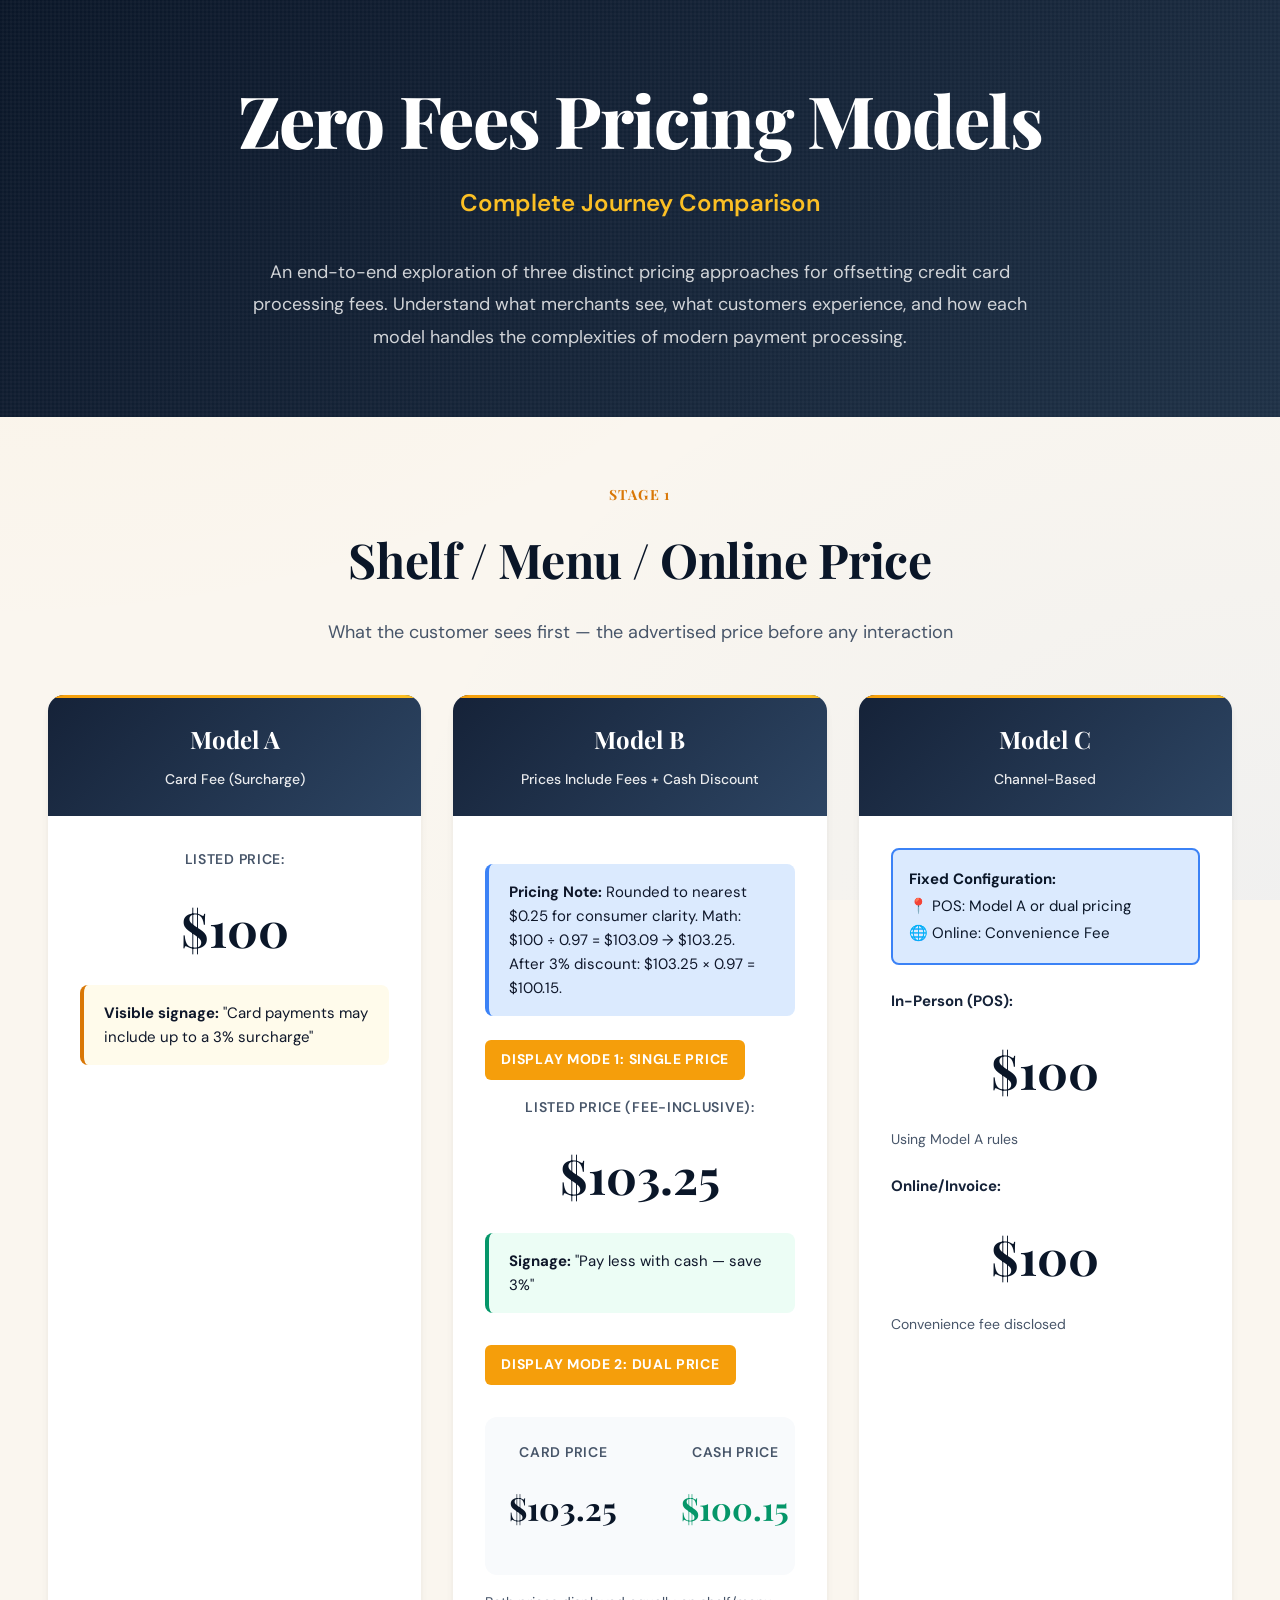
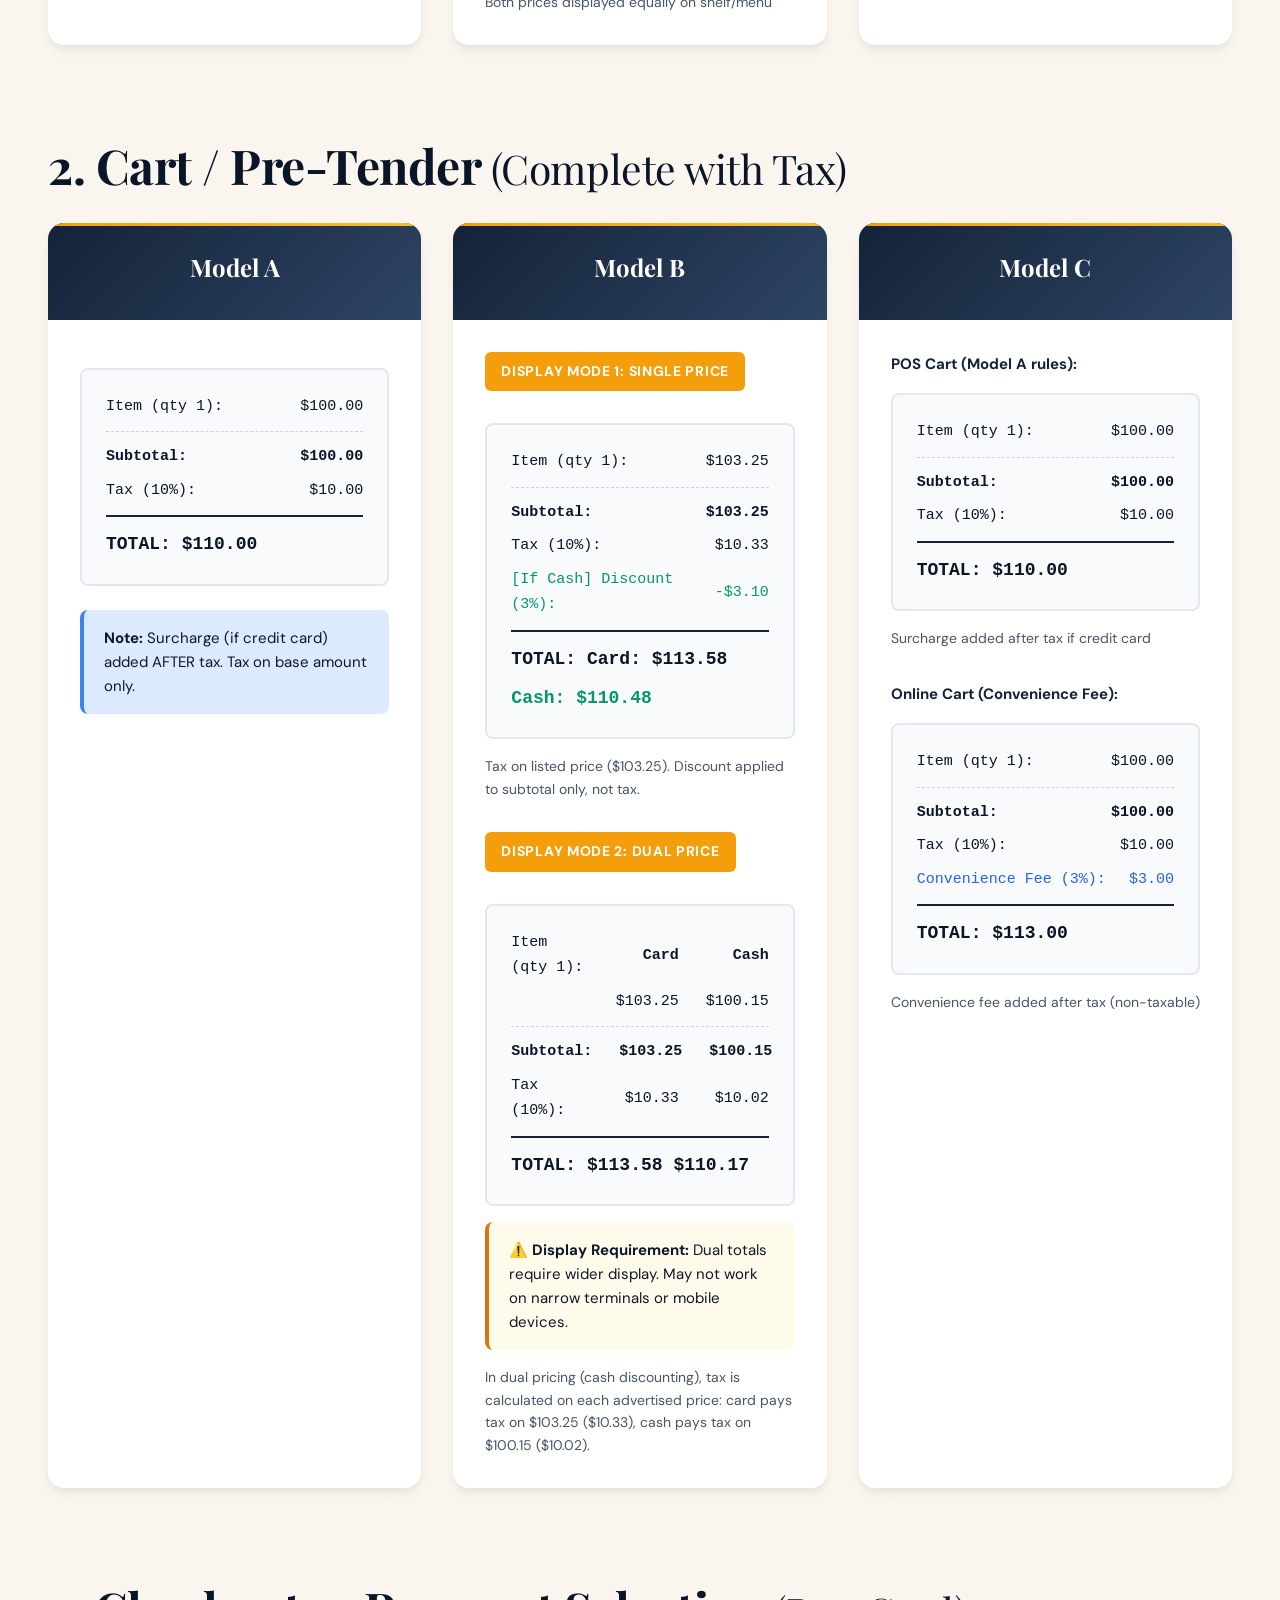
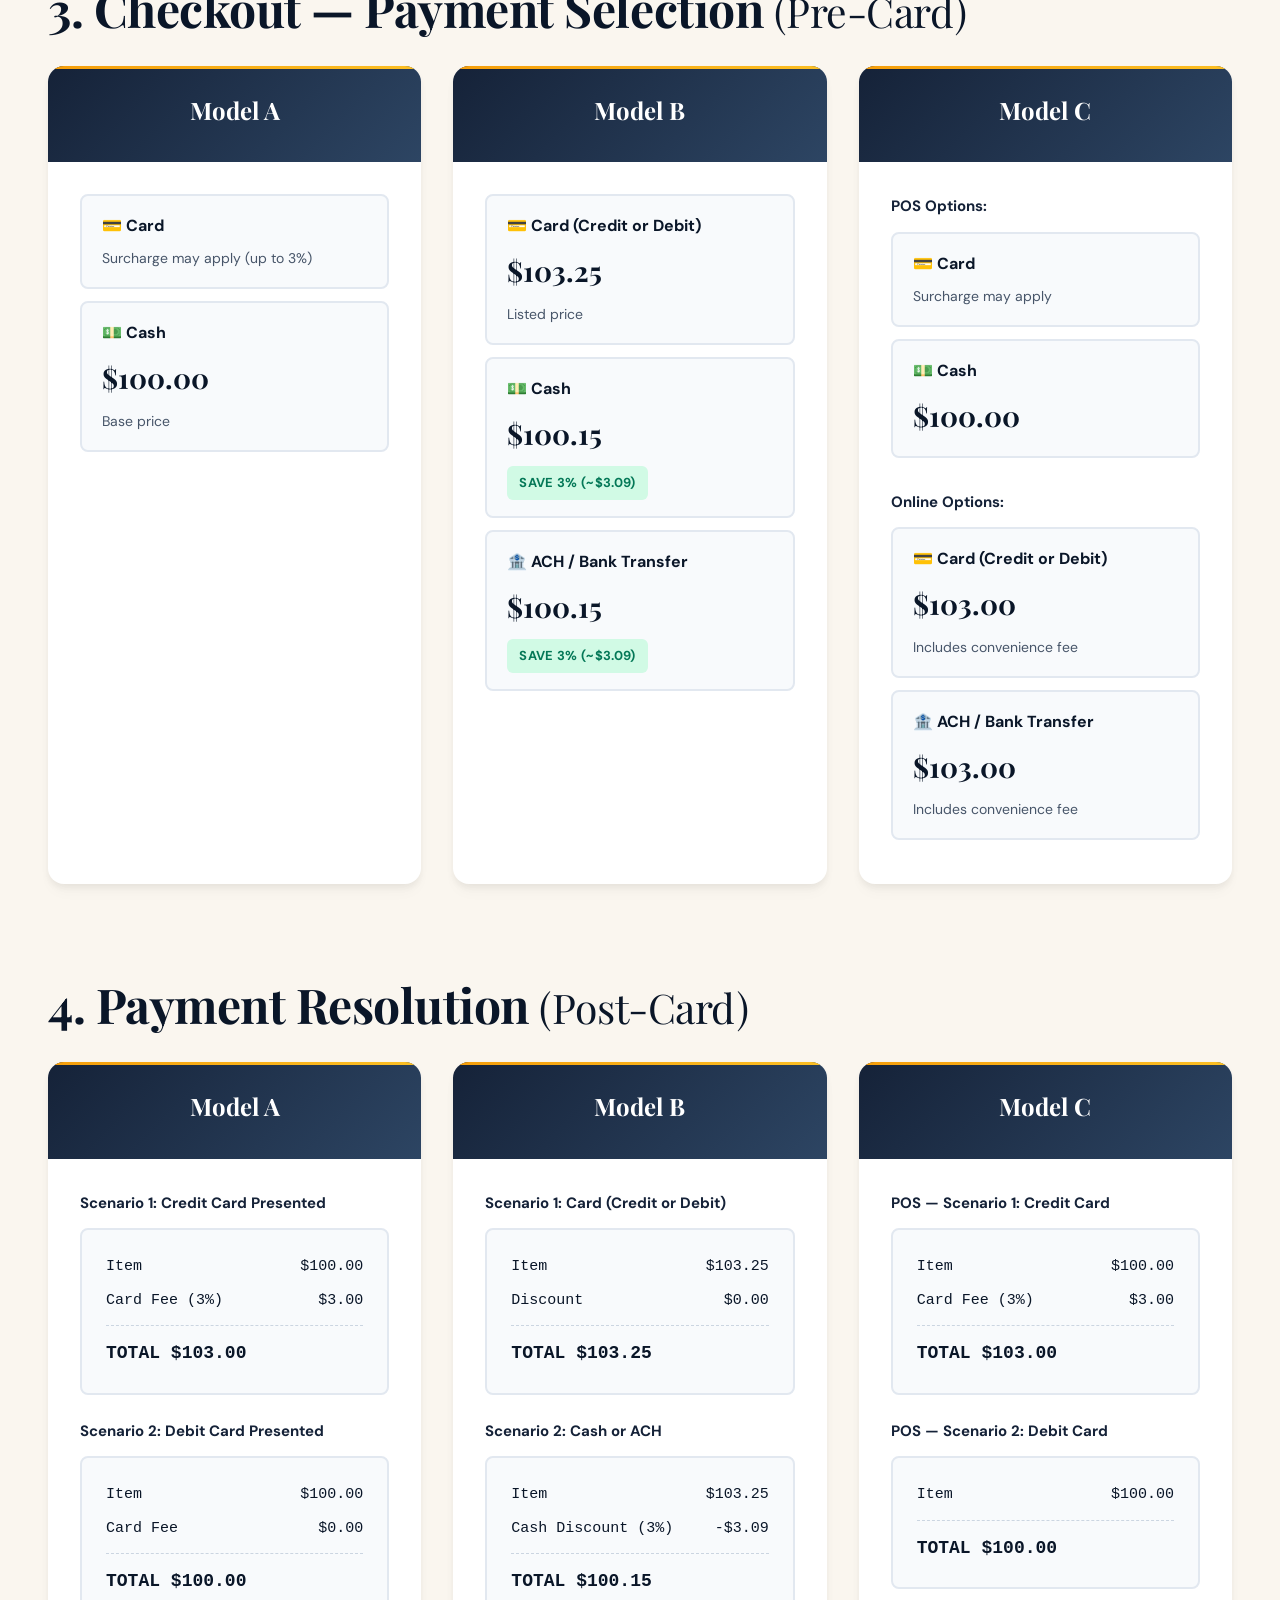
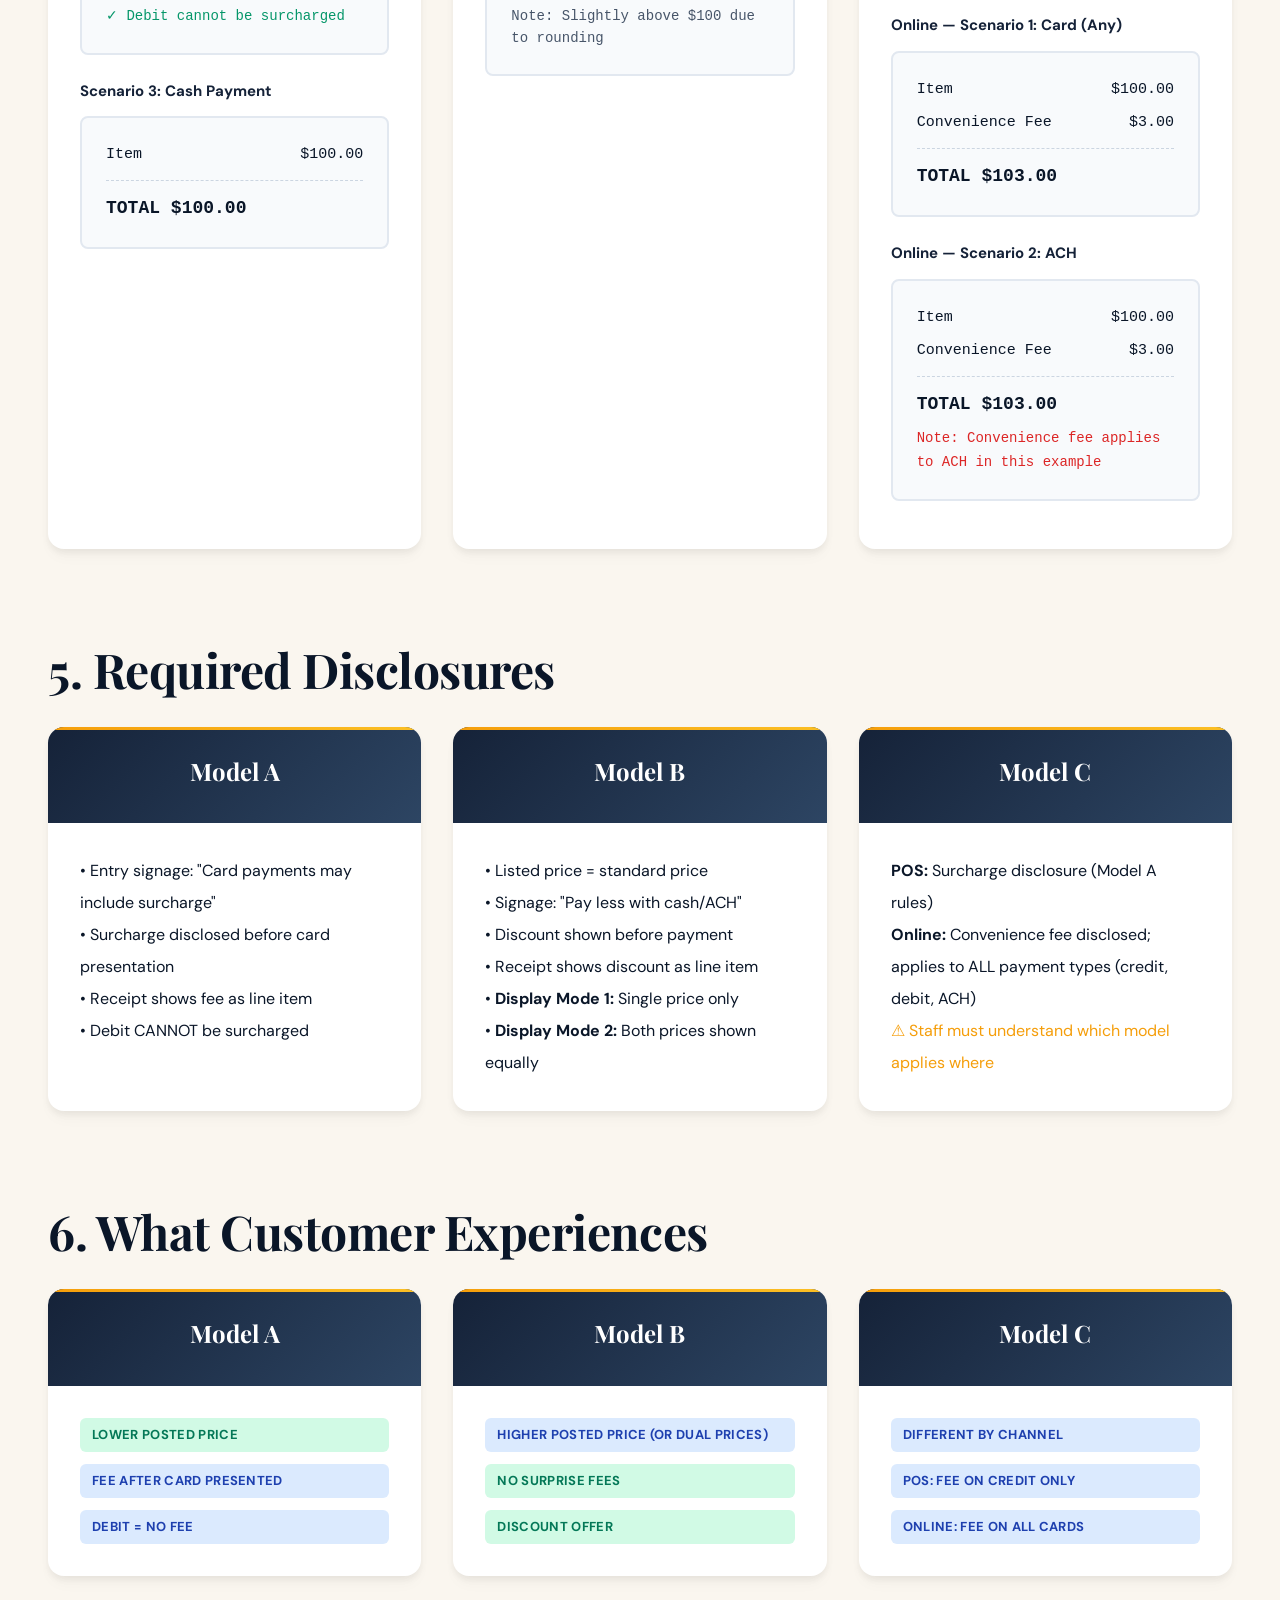
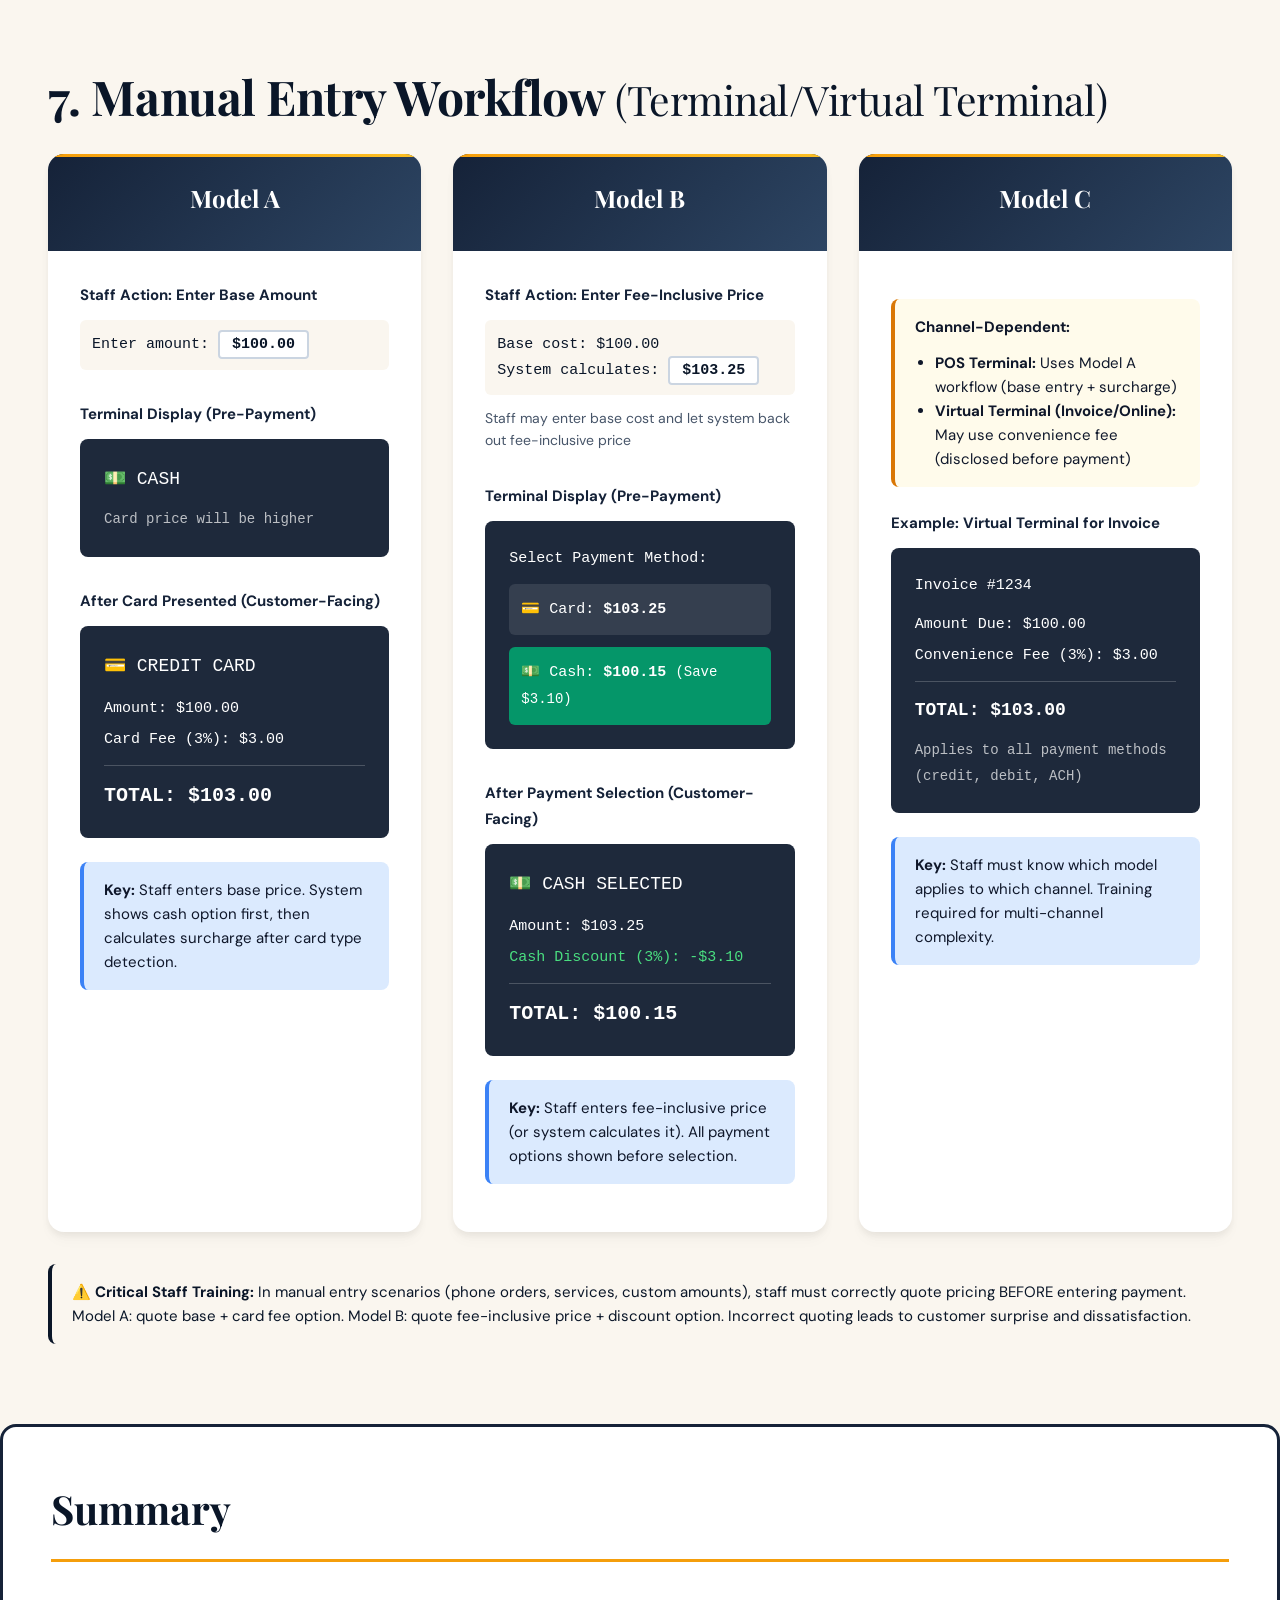
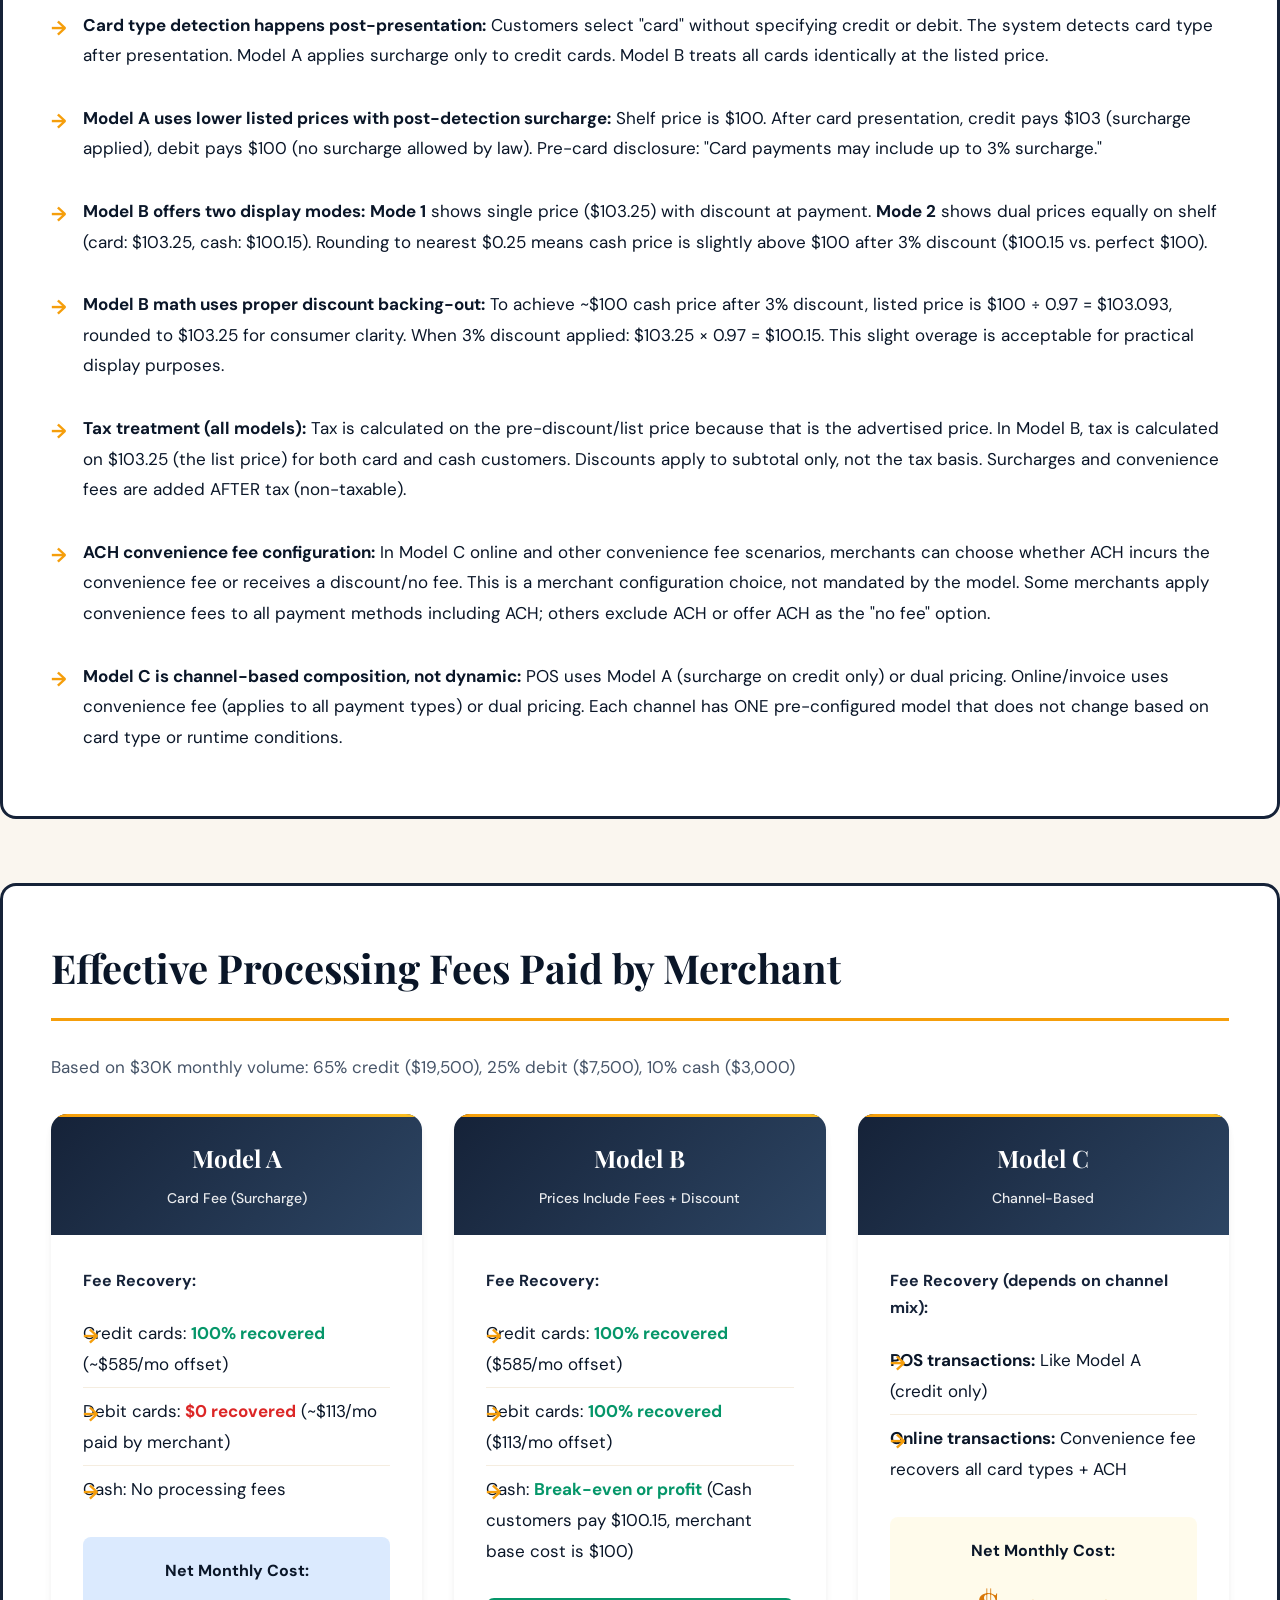
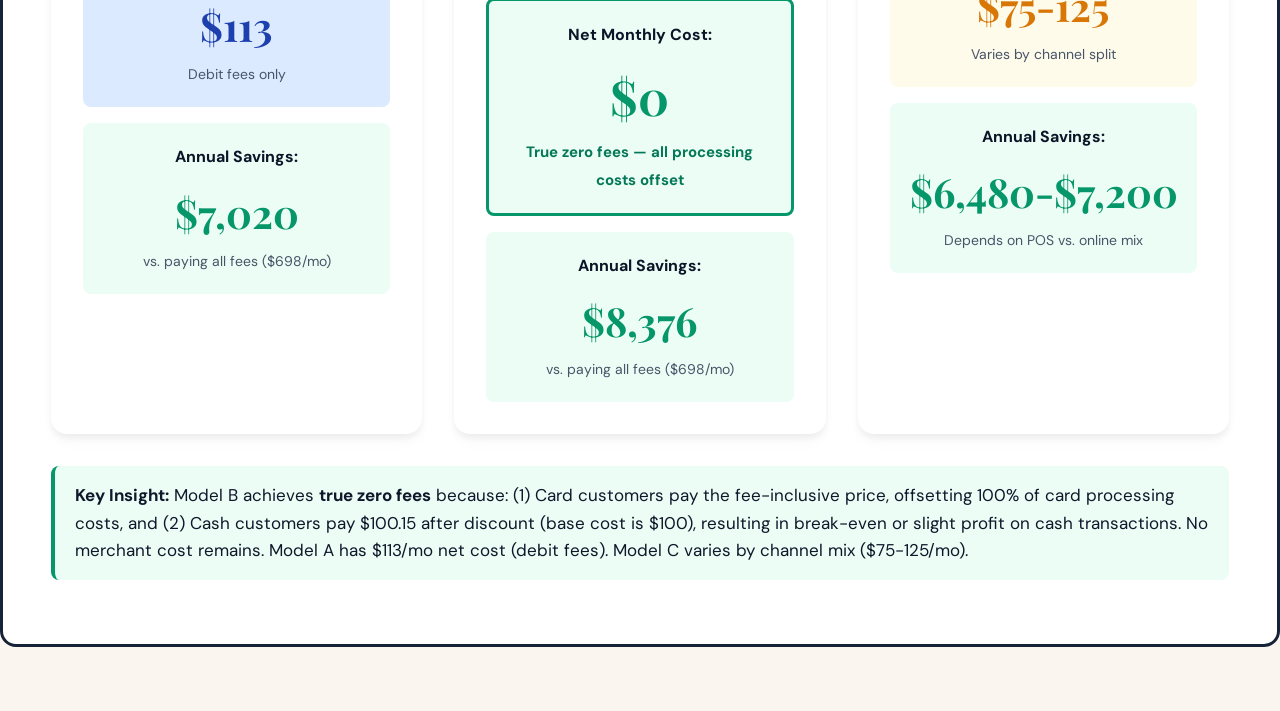
<file: Side By Side Comparison.html>
<!DOCTYPE html>
<html lang="en">
<head>
  <meta charset="UTF-8">
  <meta name="viewport" content="width=device-width, initial-scale=1.0">
  <title>Zero Fees Pricing Models — Complete Journey</title>
  <link rel="preconnect" href="https://fonts.googleapis.com">
  <link rel="preconnect" href="https://fonts.gstatic.com" crossorigin>
  <link href="https://fonts.googleapis.com/css2?family=Playfair+Display:wght@600;700;800&family=DM+Sans:wght@400;500;600;700&display=swap" rel="stylesheet">
  <style>
    :root {
      --navy-950: #0a1628;
      --navy-900: #152238;
      --navy-800: #1e3045;
      --navy-700: #2d4563;
      --navy-600: #3d5a7f;

      --orange-600: #d97706;
      --orange-500: #f59e0b;
      --orange-400: #fbbf24;

      --cream-50: #fdfbf7;
      --cream-100: #faf6ef;
      --cream-200: #f5ede0;

      --slate-50: #f8fafc;
      --slate-100: #f1f5f9;
      --slate-200: #e2e8f0;
      --slate-300: #cbd5e1;
      --slate-600: #475569;
      --slate-700: #334155;
      --slate-900: #0f172a;

      --emerald-50: #ecfdf5;
      --emerald-100: #d1fae5;
      --emerald-600: #059669;
      --emerald-700: #047857;

      --amber-50: #fffbeb;
      --amber-100: #fef3c7;
      --amber-600: #d97706;
    }

    * {
      box-sizing: border-box;
      margin: 0;
      padding: 0;
    }

    body {
      font-family: 'DM Sans', -apple-system, BlinkMacSystemFont, sans-serif;
      font-size: 16px;
      line-height: 1.7;
      color: var(--navy-950);
      background: var(--cream-100);
      background-image:
        radial-gradient(at 0% 0%, rgba(249, 168, 37, 0.05) 0px, transparent 50%),
        radial-gradient(at 100% 100%, rgba(59, 130, 246, 0.05) 0px, transparent 50%);
      background-attachment: fixed;
    }

    .container {
      max-width: 1600px;
      margin: 0 auto;
      padding: 0;
    }

    /* Hero Header */
    .hero-header {
      background: linear-gradient(135deg, var(--navy-950) 0%, var(--navy-800) 100%);
      padding: 5rem 3rem 4rem;
      margin-bottom: 4rem;
      position: relative;
      overflow: hidden;
    }

    .hero-header::before {
      content: '';
      position: absolute;
      top: 0;
      left: 0;
      right: 0;
      bottom: 0;
      background-image:
        repeating-linear-gradient(
          90deg,
          transparent,
          transparent 2px,
          rgba(255, 255, 255, 0.02) 2px,
          rgba(255, 255, 255, 0.02) 4px
        ),
        repeating-linear-gradient(
          0deg,
          transparent,
          transparent 2px,
          rgba(255, 255, 255, 0.02) 2px,
          rgba(255, 255, 255, 0.02) 4px
        );
      pointer-events: none;
    }

    .hero-content {
      position: relative;
      z-index: 1;
      max-width: 1200px;
      margin: 0 auto;
      text-align: center;
    }

    .hero-header h1 {
      font-family: 'Playfair Display', serif;
      font-size: 4.5rem;
      font-weight: 800;
      color: white;
      margin-bottom: 1.5rem;
      letter-spacing: -0.02em;
      line-height: 1.1;
      animation: fadeInUp 0.8s ease-out;
    }

    .hero-subtitle {
      font-size: 1.5rem;
      color: var(--orange-400);
      font-weight: 600;
      margin-bottom: 2rem;
      animation: fadeInUp 0.8s ease-out 0.2s both;
    }

    .hero-description {
      font-size: 1.125rem;
      color: rgba(255, 255, 255, 0.8);
      max-width: 800px;
      margin: 0 auto;
      line-height: 1.8;
      animation: fadeInUp 0.8s ease-out 0.4s both;
    }

    @keyframes fadeInUp {
      from {
        opacity: 0;
        transform: translateY(20px);
      }
      to {
        opacity: 1;
        transform: translateY(0);
      }
    }

    /* Stage Sections */
    .stage-section {
      padding: 0 3rem;
      margin-bottom: 5rem;
    }

    .content-wrapper {
      max-width: 1400px;
      margin: 0 auto;
    }

    .stage-header {
      margin-bottom: 3rem;
      text-align: center;
    }

    .stage-number {
      display: inline-block;
      font-family: 'Playfair Display', serif;
      font-size: 0.875rem;
      font-weight: 700;
      color: var(--orange-600);
      text-transform: uppercase;
      letter-spacing: 0.1em;
      margin-bottom: 0.75rem;
    }

    .stage-title {
      font-family: 'Playfair Display', serif;
      font-size: 3rem;
      font-weight: 700;
      color: var(--navy-950);
      margin-bottom: 1rem;
      letter-spacing: -0.01em;
    }

    .stage-description {
      font-size: 1.125rem;
      color: var(--slate-600);
      max-width: 700px;
      margin: 0 auto;
      line-height: 1.7;
    }

    /* Model Grid */
    .model-grid {
      display: grid;
      grid-template-columns: repeat(3, 1fr);
      gap: 2rem;
    }

    .model-card {
      background: white;
      border-radius: 16px;
      overflow: hidden;
      box-shadow: 0 4px 6px rgba(0, 0, 0, 0.05), 0 10px 15px -3px rgba(0, 0, 0, 0.03);
      transition: transform 0.2s ease, box-shadow 0.2s ease;
    }

    .model-card:hover {
      transform: translateY(-4px);
      box-shadow: 0 10px 20px rgba(0, 0, 0, 0.08), 0 20px 25px -5px rgba(0, 0, 0, 0.05);
    }

    .model-header {
      background: linear-gradient(135deg, var(--navy-900) 0%, var(--navy-700) 100%);
      color: white;
      padding: 1.5rem;
      text-align: center;
      position: relative;
      overflow: hidden;
    }

    .model-header::after {
      content: '';
      position: absolute;
      top: 0;
      left: 0;
      right: 0;
      height: 3px;
      background: linear-gradient(90deg, var(--orange-500), var(--orange-400));
    }

    .model-header h3 {
      font-family: 'Playfair Display', serif;
      font-size: 1.5rem;
      font-weight: 700;
      margin-bottom: 0.5rem;
    }

    .model-subtitle {
      font-size: 0.875rem;
      opacity: 0.9;
      font-weight: 500;
    }

    .card-content {
      padding: 2rem;
    }

    /* Price Displays */
    .price-display {
      font-family: 'Playfair Display', serif;
      font-size: 3rem;
      font-weight: 700;
      color: var(--navy-950);
      margin: 1rem 0;
      text-align: center;
    }

    .price-label {
      font-size: 0.875rem;
      font-weight: 600;
      text-transform: uppercase;
      letter-spacing: 0.05em;
      color: var(--slate-600);
      text-align: center;
    }

    /* Dual Price Container */
    .dual-price-container {
      display: flex;
      align-items: center;
      gap: 2rem;
      padding: 1.5rem;
      background: var(--slate-50);
      border-radius: 12px;
      margin: 1rem 0;
    }

    .dual-price-item {
      flex: 1;
      text-align: center;
    }

    .dual-price-divider {
      width: 2px;
      height: 60px;
      background: var(--slate-300);
    }

    /* Callouts */
    .callout {
      padding: 1rem 1.25rem;
      border-radius: 8px;
      margin: 1rem 0;
      font-size: 0.9375rem;
      border-left: 4px solid;
      line-height: 1.6;
    }

    .callout-warning {
      background: var(--amber-50);
      border-left-color: var(--amber-600);
      color: var(--slate-900);
    }

    .callout-success {
      background: var(--emerald-50);
      border-left-color: var(--emerald-600);
      color: var(--slate-900);
    }

    .callout-info {
      background: #dbeafe;
      border-left-color: #3b82f6;
      color: var(--slate-900);
    }

    /* Display Mode Badge */
    .display-mode-badge {
      display: inline-block;
      background: var(--orange-500);
      color: white;
      padding: 0.5rem 1rem;
      border-radius: 6px;
      font-weight: 700;
      font-size: 0.875rem;
      text-transform: uppercase;
      letter-spacing: 0.05em;
      margin-bottom: 1rem;
    }

    /* Channel Config */
    .channel-config {
      background: #dbeafe;
      border: 2px solid #3b82f6;
      border-radius: 8px;
      padding: 1rem;
      margin-bottom: 1.5rem;
      font-size: 0.9375rem;
      line-height: 1.8;
    }

    .section-label {
      font-size: 0.9375rem;
      font-weight: 700;
      color: var(--navy-900);
      display: block;
      margin-bottom: 0.75rem;
    }

    /* Receipt Styling */
    .receipt {
      font-family: 'Courier New', monospace;
      background: var(--slate-50);
      border: 2px solid var(--slate-200);
      padding: 1.5rem;
      border-radius: 8px;
      font-size: 0.9375rem;
      margin: 1rem 0;
    }

    .receipt-line {
      display: flex;
      justify-content: space-between;
      margin-bottom: 0.5rem;
      align-items: center;
    }

    .receipt-divider {
      border-top: 1px dashed var(--slate-300);
      margin: 0.75rem 0;
    }

    .receipt-divider-heavy {
      border-top: 2px solid var(--navy-950);
      margin: 0.75rem 0;
    }

    .receipt-total {
      font-weight: 700;
      font-size: 1.125rem;
      margin-top: 0.5rem;
    }

    /* Dual Column Receipt */
    .dual-column-receipt .receipt-line {
      display: grid;
      grid-template-columns: 1fr 100px 100px;
      gap: 1rem;
    }

    .flex-1 {
      grid-column: 1;
    }

    .col-label,
    .col-value {
      text-align: right;
      font-weight: 600;
    }

    /* Note Text */
    .note-text {
      font-size: 0.875rem;
      color: var(--slate-600);
      margin-top: 0.75rem;
      line-height: 1.6;
    }

    /* Payment Options */
    .payment-option {
      background: var(--slate-50);
      border: 2px solid var(--slate-200);
      border-radius: 8px;
      padding: 1rem 1.25rem;
      margin-bottom: 0.75rem;
      transition: all 0.2s ease;
    }

    .payment-option:hover {
      border-color: var(--orange-500);
      background: white;
    }

    .payment-label {
      font-weight: 700;
      font-size: 1rem;
      margin-bottom: 0.5rem;
      color: var(--navy-950);
    }

    .payment-price {
      font-family: 'Playfair Display', serif;
      font-size: 1.75rem;
      font-weight: 700;
      color: var(--navy-950);
    }

    .payment-note {
      font-size: 0.875rem;
      color: var(--slate-600);
      margin-top: 0.5rem;
    }

    /* Badges */
    .badge {
      display: inline-block;
      padding: 0.375rem 0.75rem;
      border-radius: 6px;
      font-size: 0.8125rem;
      font-weight: 700;
      text-transform: uppercase;
      letter-spacing: 0.025em;
    }

    .badge-success {
      background: var(--emerald-100);
      color: var(--emerald-700);
    }

    .badge-info {
      background: #dbeafe;
      color: #1e40af;
    }

    /* Terminal Display */
    .terminal-display {
      background: #1e293b;
      color: white;
      padding: 1.5rem;
      border-radius: 8px;
      font-family: 'Courier New', monospace;
      font-size: 0.9375rem;
      margin: 1rem 0;
      line-height: 1.8;
    }

    /* Summary/Reveals Section */
    .reveals {
      background: white;
      border: 3px solid var(--navy-900);
      border-radius: 16px;
      padding: 3rem;
      margin: 4rem 3rem;
      max-width: 1400px;
      margin-left: auto;
      margin-right: auto;
    }

    .reveals h2 {
      font-family: 'Playfair Display', serif;
      font-size: 2.5rem;
      font-weight: 700;
      color: var(--navy-950);
      margin-bottom: 2rem;
      padding-bottom: 1rem;
      border-bottom: 3px solid var(--orange-500);
    }

    .reveals ul {
      list-style: none;
      padding: 0;
    }

    .reveals li {
      padding: 1rem 0;
      padding-left: 2rem;
      position: relative;
      line-height: 1.8;
      font-size: 1.0625rem;
    }

    .reveals li::before {
      content: '→';
      position: absolute;
      left: 0;
      font-weight: 700;
      font-size: 1.25rem;
      color: var(--orange-500);
    }

    /* Responsive */
    @media (max-width: 1200px) {
      .model-grid {
        grid-template-columns: 1fr;
        gap: 2rem;
      }

      .hero-header h1 {
        font-size: 3.5rem;
      }
    }

    @media (max-width: 768px) {
      .hero-header {
        padding: 3rem 1.5rem 2.5rem;
      }

      .hero-header h1 {
        font-size: 2.5rem;
      }

      .hero-subtitle {
        font-size: 1.25rem;
      }

      .stage-section {
        padding: 0 1.5rem;
      }

      .stage-title {
        font-size: 2rem;
      }

      .reveals {
        margin: 3rem 1.5rem;
        padding: 2rem;
      }
    }
  </style>
</head>
<body>
  <div class="container">
    <!-- Hero Header -->
    <div class="hero-header">
      <div class="hero-content">
        <h1>Zero Fees Pricing Models</h1>
        <div class="hero-subtitle">Complete Journey Comparison</div>
        <p class="hero-description">
          An end-to-end exploration of three distinct pricing approaches for offsetting credit card processing fees.
          Understand what merchants see, what customers experience, and how each model handles the complexities of modern payment processing.
        </p>
      </div>
    </div>

    <!-- STAGE 1: SHELF/MENU/ONLINE PRICE -->
    <section class="stage-section">
      <div class="content-wrapper">
        <div class="stage-header">
          <div class="stage-number">Stage 1</div>
          <h2 class="stage-title">Shelf / Menu / Online Price</h2>
          <p class="stage-description">What the customer sees first — the advertised price before any interaction</p>
        </div>

        <div class="model-grid">
          <!-- Model A -->
          <div class="model-card">
            <div class="model-header">
              <h3>Model A</h3>
              <div class="model-subtitle">Card Fee (Surcharge)</div>
            </div>
            <div class="card-content">
              <div class="price-label">Listed Price:</div>
              <div class="price-display">$100</div>
              <div class="callout callout-warning">
                <strong>Visible signage:</strong> "Card payments may include up to a 3% surcharge"
              </div>
            </div>
          </div>

          <!-- Model B -->
          <div class="model-card">
            <div class="model-header">
              <h3>Model B</h3>
              <div class="model-subtitle">Prices Include Fees + Cash Discount</div>
            </div>
            <div class="card-content">
              <div class="callout callout-info" style="margin-bottom: 1.5rem;">
                <strong>Pricing Note:</strong> Rounded to nearest $0.25 for consumer clarity. Math: $100 ÷ 0.97 = $103.09 → $103.25. After 3% discount: $103.25 × 0.97 = $100.15.
              </div>

              <div style="margin-bottom: 2rem;">
                <div class="display-mode-badge">Display Mode 1: Single Price</div>
                <div class="price-label">Listed Price (Fee-Inclusive):</div>
                <div class="price-display">$103.25</div>
                <div class="callout callout-success">
                  <strong>Signage:</strong> "Pay less with cash — save 3%"
                </div>
              </div>

              <div>
                <div class="display-mode-badge">Display Mode 2: Dual Price</div>
                <div class="dual-price-container">
                  <div class="dual-price-item">
                    <div class="price-label">Card Price</div>
                    <div class="price-display" style="font-size: 2rem;">$103.25</div>
                  </div>
                  <div class="dual-price-divider"></div>
                  <div class="dual-price-item">
                    <div class="price-label">Cash Price</div>
                    <div class="price-display" style="font-size: 2rem; color: var(--emerald-600);">$100.15</div>
                  </div>
                </div>
                <div class="note-text">Both prices displayed equally on shelf/menu</div>
              </div>
            </div>
          </div>

          <!-- Model C -->
          <div class="model-card">
            <div class="model-header">
              <h3>Model C</h3>
              <div class="model-subtitle">Channel-Based</div>
            </div>
            <div class="card-content">
              <div class="channel-config">
                <strong>Fixed Configuration:</strong><br>
                📍 POS: Model A or dual pricing<br>
                🌐 Online: Convenience Fee
              </div>
              <div style="margin-bottom: 1.5rem;">
                <strong class="section-label">In-Person (POS):</strong>
                <div class="price-display">$100</div>
                <div class="note-text">Using Model A rules</div>
              </div>
              <div>
                <strong class="section-label">Online/Invoice:</strong>
                <div class="price-display">$100</div>
                <div class="note-text">Convenience fee disclosed</div>
              </div>
            </div>
          </div>
        </div>
      </div>
    </section>

    <!-- STAGE 2: CART/PRE-TENDER -->
    <section class="stage-section">
      <div class="container">
        <h2 class="stage-title">2. Cart / Pre-Tender <span style="font-weight: 400; font-size: 0.85em;">(Complete with Tax)</span></h2>

        <div class="model-grid">
          <!-- Model A -->
          <div class="model-card">
            <div class="model-header">
              <h3>Model A</h3>
            </div>
            <div class="card-content">
              <div class="receipt">
                <div class="receipt-line">
                  <span>Item (qty 1):</span>
                  <span>$100.00</span>
                </div>
                <div class="receipt-divider"></div>
                <div class="receipt-line">
                  <span><strong>Subtotal:</strong></span>
                  <span><strong>$100.00</strong></span>
                </div>
                <div class="receipt-line">
                  <span>Tax (10%):</span>
                  <span>$10.00</span>
                </div>
                <div class="receipt-divider" style="border-top: 2px solid var(--navy-900);"></div>
                <div class="receipt-total">
                  <span>TOTAL:</span>
                  <span>$110.00</span>
                </div>
              </div>
              <div class="callout callout-info" style="margin-top: 1.5rem;">
                <strong>Note:</strong> Surcharge (if credit card) added AFTER tax. Tax on base amount only.
              </div>
            </div>
          </div>

          <!-- Model B -->
          <div class="model-card">
            <div class="model-header">
              <h3>Model B</h3>
            </div>
            <div class="card-content">
              <div style="margin-bottom: 2rem;">
                <div class="display-mode-badge">Display Mode 1: Single Price</div>
                <div class="receipt">
                  <div class="receipt-line">
                    <span>Item (qty 1):</span>
                    <span>$103.25</span>
                  </div>
                  <div class="receipt-divider"></div>
                  <div class="receipt-line">
                    <span><strong>Subtotal:</strong></span>
                    <span><strong>$103.25</strong></span>
                  </div>
                  <div class="receipt-line">
                    <span>Tax (10%):</span>
                    <span>$10.33</span>
                  </div>
                  <div class="receipt-line" style="color: var(--emerald-600);">
                    <span>[If Cash] Discount (3%):</span>
                    <span>-$3.10</span>
                  </div>
                  <div class="receipt-divider" style="border-top: 2px solid var(--navy-900);"></div>
                  <div class="receipt-total">
                    <span>TOTAL:</span>
                    <span>Card: $113.58</span>
                  </div>
                  <div class="receipt-total" style="color: var(--emerald-600); margin-top: 0.5rem;">
                    <span></span>
                    <span>Cash: $110.48</span>
                  </div>
                </div>
                <div class="note-text" style="margin-top: 1rem;">Tax on listed price ($103.25). Discount applied to subtotal only, not tax.</div>
              </div>

              <div>
                <div class="display-mode-badge">Display Mode 2: Dual Price</div>
                <div class="receipt" style="overflow-x: auto;">
                  <div class="receipt-line">
                    <span style="flex: 1;">Item (qty 1):</span>
                    <span style="flex: 0 0 90px; text-align: right; font-weight: 600;">Card</span>
                    <span style="flex: 0 0 90px; text-align: right; font-weight: 600;">Cash</span>
                  </div>
                  <div class="receipt-line">
                    <span style="flex: 1;"></span>
                    <span style="flex: 0 0 90px; text-align: right;">$103.25</span>
                    <span style="flex: 0 0 90px; text-align: right;">$100.15</span>
                  </div>
                  <div class="receipt-divider"></div>
                  <div class="receipt-line">
                    <span style="flex: 1;"><strong>Subtotal:</strong></span>
                    <span style="flex: 0 0 90px; text-align: right;"><strong>$103.25</strong></span>
                    <span style="flex: 0 0 90px; text-align: right;"><strong>$100.15</strong></span>
                  </div>
                  <div class="receipt-line">
                    <span style="flex: 1;">Tax (10%):</span>
                    <span style="flex: 0 0 90px; text-align: right;">$10.33</span>
                    <span style="flex: 0 0 90px; text-align: right;">$10.02</span>
                  </div>
                  <div class="receipt-divider" style="border-top: 2px solid var(--navy-900);"></div>
                  <div class="receipt-total">
                    <span style="flex: 1;">TOTAL:</span>
                    <span style="flex: 0 0 90px; text-align: right;">$113.58</span>
                    <span style="flex: 0 0 90px; text-align: right;">$110.17</span>
                  </div>
                </div>
                <div class="callout callout-warning" style="margin-top: 1rem;">
                  <strong>⚠️ Display Requirement:</strong> Dual totals require wider display. May not work on narrow terminals or mobile devices.
                </div>
                <div class="note-text" style="margin-top: 0.75rem;">In dual pricing (cash discounting), tax is calculated on each advertised price: card pays tax on $103.25 ($10.33), cash pays tax on $100.15 ($10.02).</div>
              </div>
            </div>
          </div>

          <!-- Model C -->
          <div class="model-card">
            <div class="model-header">
              <h3>Model C</h3>
            </div>
            <div class="card-content">
              <div style="margin-bottom: 2rem;">
                <strong class="section-label">POS Cart (Model A rules):</strong>
                <div class="receipt" style="margin-top: 1rem;">
                  <div class="receipt-line">
                    <span>Item (qty 1):</span>
                    <span>$100.00</span>
                  </div>
                  <div class="receipt-divider"></div>
                  <div class="receipt-line">
                    <span><strong>Subtotal:</strong></span>
                    <span><strong>$100.00</strong></span>
                  </div>
                  <div class="receipt-line">
                    <span>Tax (10%):</span>
                    <span>$10.00</span>
                  </div>
                  <div class="receipt-divider" style="border-top: 2px solid var(--navy-900);"></div>
                  <div class="receipt-total">
                    <span>TOTAL:</span>
                    <span>$110.00</span>
                  </div>
                </div>
                <div class="note-text" style="margin-top: 0.75rem;">Surcharge added after tax if credit card</div>
              </div>

              <div>
                <strong class="section-label">Online Cart (Convenience Fee):</strong>
                <div class="receipt" style="margin-top: 1rem;">
                  <div class="receipt-line">
                    <span>Item (qty 1):</span>
                    <span>$100.00</span>
                  </div>
                  <div class="receipt-divider"></div>
                  <div class="receipt-line">
                    <span><strong>Subtotal:</strong></span>
                    <span><strong>$100.00</strong></span>
                  </div>
                  <div class="receipt-line">
                    <span>Tax (10%):</span>
                    <span>$10.00</span>
                  </div>
                  <div class="receipt-line" style="color: #2563eb;">
                    <span>Convenience Fee (3%):</span>
                    <span>$3.00</span>
                  </div>
                  <div class="receipt-divider" style="border-top: 2px solid var(--navy-900);"></div>
                  <div class="receipt-total">
                    <span>TOTAL:</span>
                    <span>$113.00</span>
                  </div>
                </div>
                <div class="note-text" style="margin-top: 0.75rem;">Convenience fee added after tax (non-taxable)</div>
              </div>
            </div>
          </div>
        </div>
      </div>
    </section>

    <!-- STAGE 3: CHECKOUT/PAYMENT SELECTION -->
    <section class="stage-section">
      <div class="container">
        <h2 class="stage-title">3. Checkout — Payment Selection <span style="font-weight: 400; font-size: 0.85em;">(Pre-Card)</span></h2>

        <div class="model-grid">
          <!-- Model A -->
          <div class="model-card">
            <div class="model-header">
              <h3>Model A</h3>
            </div>
            <div class="card-content">
              <div class="payment-option">
                <div class="payment-label">💳 Card</div>
                <div class="payment-note">Surcharge may apply (up to 3%)</div>
              </div>
              <div class="payment-option">
                <div class="payment-label">💵 Cash</div>
                <div class="payment-price">$100.00</div>
                <div class="payment-note">Base price</div>
              </div>
            </div>
          </div>

          <!-- Model B -->
          <div class="model-card">
            <div class="model-header">
              <h3>Model B</h3>
            </div>
            <div class="card-content">
              <div class="payment-option">
                <div class="payment-label">💳 Card (Credit or Debit)</div>
                <div class="payment-price">$103.25</div>
                <div class="payment-note">Listed price</div>
              </div>
              <div class="payment-option">
                <div class="payment-label">💵 Cash</div>
                <div class="payment-price">$100.15</div>
                <div class="payment-note"><span class="badge badge-success">Save 3% (~$3.09)</span></div>
              </div>
              <div class="payment-option">
                <div class="payment-label">🏦 ACH / Bank Transfer</div>
                <div class="payment-price">$100.15</div>
                <div class="payment-note"><span class="badge badge-success">Save 3% (~$3.09)</span></div>
              </div>
            </div>
          </div>

          <!-- Model C -->
          <div class="model-card">
            <div class="model-header">
              <h3>Model C</h3>
            </div>
            <div class="card-content">
              <div style="margin-bottom: 2rem;">
                <strong class="section-label">POS Options:</strong>
                <div class="payment-option">
                  <div class="payment-label">💳 Card</div>
                  <div class="payment-note">Surcharge may apply</div>
                </div>
                <div class="payment-option">
                  <div class="payment-label">💵 Cash</div>
                  <div class="payment-price">$100.00</div>
                </div>
              </div>
              <div>
                <strong class="section-label">Online Options:</strong>
                <div class="payment-option">
                  <div class="payment-label">💳 Card (Credit or Debit)</div>
                  <div class="payment-price">$103.00</div>
                  <div class="payment-note">Includes convenience fee</div>
                </div>
                <div class="payment-option">
                  <div class="payment-label">🏦 ACH / Bank Transfer</div>
                  <div class="payment-price">$103.00</div>
                  <div class="payment-note">Includes convenience fee</div>
                </div>
              </div>
            </div>
          </div>
        </div>
      </div>
    </section>

    <!-- STAGE 4: PAYMENT RESOLUTION -->
    <section class="stage-section">
      <div class="container">
        <h2 class="stage-title">4. Payment Resolution <span style="font-weight: 400; font-size: 0.85em;">(Post-Card)</span></h2>

        <div class="model-grid">
          <!-- Model A -->
          <div class="model-card">
            <div class="model-header">
              <h3>Model A</h3>
            </div>
            <div class="card-content">
              <div style="margin-bottom: 1.5rem;">
                <strong class="section-label">Scenario 1: Credit Card Presented</strong>
                <div class="receipt" style="margin-top: 0.75rem;">
                  <div class="receipt-line">
                    <span>Item</span>
                    <span>$100.00</span>
                  </div>
                  <div class="receipt-line">
                    <span>Card Fee (3%)</span>
                    <span>$3.00</span>
                  </div>
                  <div class="receipt-divider"></div>
                  <div class="receipt-total">
                    <span>TOTAL</span>
                    <span>$103.00</span>
                  </div>
                </div>
              </div>
              <div style="margin-bottom: 1.5rem;">
                <strong class="section-label">Scenario 2: Debit Card Presented</strong>
                <div class="receipt" style="margin-top: 0.75rem;">
                  <div class="receipt-line">
                    <span>Item</span>
                    <span>$100.00</span>
                  </div>
                  <div class="receipt-line">
                    <span>Card Fee</span>
                    <span>$0.00</span>
                  </div>
                  <div class="receipt-divider"></div>
                  <div class="receipt-total">
                    <span>TOTAL</span>
                    <span>$100.00</span>
                  </div>
                  <div style="font-size: 0.875rem; color: var(--emerald-600); margin-top: 0.5rem;">
                    ✓ Debit cannot be surcharged
                  </div>
                </div>
              </div>
              <div>
                <strong class="section-label">Scenario 3: Cash Payment</strong>
                <div class="receipt" style="margin-top: 0.75rem;">
                  <div class="receipt-line">
                    <span>Item</span>
                    <span>$100.00</span>
                  </div>
                  <div class="receipt-divider"></div>
                  <div class="receipt-total">
                    <span>TOTAL</span>
                    <span>$100.00</span>
                  </div>
                </div>
              </div>
            </div>
          </div>

          <!-- Model B -->
          <div class="model-card">
            <div class="model-header">
              <h3>Model B</h3>
            </div>
            <div class="card-content">
              <div style="margin-bottom: 1.5rem;">
                <strong class="section-label">Scenario 1: Card (Credit or Debit)</strong>
                <div class="receipt" style="margin-top: 0.75rem;">
                  <div class="receipt-line">
                    <span>Item</span>
                    <span>$103.25</span>
                  </div>
                  <div class="receipt-line">
                    <span>Discount</span>
                    <span>$0.00</span>
                  </div>
                  <div class="receipt-divider"></div>
                  <div class="receipt-total">
                    <span>TOTAL</span>
                    <span>$103.25</span>
                  </div>
                </div>
              </div>
              <div>
                <strong class="section-label">Scenario 2: Cash or ACH</strong>
                <div class="receipt" style="margin-top: 0.75rem;">
                  <div class="receipt-line">
                    <span>Item</span>
                    <span>$103.25</span>
                  </div>
                  <div class="receipt-line">
                    <span>Cash Discount (3%)</span>
                    <span>-$3.09</span>
                  </div>
                  <div class="receipt-divider"></div>
                  <div class="receipt-total">
                    <span>TOTAL</span>
                    <span>$100.15</span>
                  </div>
                  <div class="note-text" style="margin-top: 0.5rem;">Note: Slightly above $100 due to rounding</div>
                </div>
              </div>
            </div>
          </div>

          <!-- Model C -->
          <div class="model-card">
            <div class="model-header">
              <h3>Model C</h3>
            </div>
            <div class="card-content">
              <div style="margin-bottom: 1.5rem;">
                <strong class="section-label">POS — Scenario 1: Credit Card</strong>
                <div class="receipt" style="margin-top: 0.75rem;">
                  <div class="receipt-line">
                    <span>Item</span>
                    <span>$100.00</span>
                  </div>
                  <div class="receipt-line">
                    <span>Card Fee (3%)</span>
                    <span>$3.00</span>
                  </div>
                  <div class="receipt-divider"></div>
                  <div class="receipt-total">
                    <span>TOTAL</span>
                    <span>$103.00</span>
                  </div>
                </div>
              </div>
              <div style="margin-bottom: 1.5rem;">
                <strong class="section-label">POS — Scenario 2: Debit Card</strong>
                <div class="receipt" style="margin-top: 0.75rem;">
                  <div class="receipt-line">
                    <span>Item</span>
                    <span>$100.00</span>
                  </div>
                  <div class="receipt-divider"></div>
                  <div class="receipt-total">
                    <span>TOTAL</span>
                    <span>$100.00</span>
                  </div>
                </div>
              </div>
              <div style="margin-bottom: 1.5rem;">
                <strong class="section-label">Online — Scenario 1: Card (Any)</strong>
                <div class="receipt" style="margin-top: 0.75rem;">
                  <div class="receipt-line">
                    <span>Item</span>
                    <span>$100.00</span>
                  </div>
                  <div class="receipt-line">
                    <span>Convenience Fee</span>
                    <span>$3.00</span>
                  </div>
                  <div class="receipt-divider"></div>
                  <div class="receipt-total">
                    <span>TOTAL</span>
                    <span>$103.00</span>
                  </div>
                </div>
              </div>
              <div>
                <strong class="section-label">Online — Scenario 2: ACH</strong>
                <div class="receipt" style="margin-top: 0.75rem;">
                  <div class="receipt-line">
                    <span>Item</span>
                    <span>$100.00</span>
                  </div>
                  <div class="receipt-line">
                    <span>Convenience Fee</span>
                    <span>$3.00</span>
                  </div>
                  <div class="receipt-divider"></div>
                  <div class="receipt-total">
                    <span>TOTAL</span>
                    <span>$103.00</span>
                  </div>
                  <div style="font-size: 0.875rem; color: #dc2626; margin-top: 0.5rem;">
                    Note: Convenience fee applies to ACH in this example
                  </div>
                </div>
              </div>
            </div>
          </div>
        </div>
      </div>
    </section>

    <!-- STAGE 5: REQUIRED DISCLOSURES -->
    <section class="stage-section">
      <div class="container">
        <h2 class="stage-title">5. Required Disclosures</h2>

        <div class="model-grid">
          <!-- Model A -->
          <div class="model-card">
            <div class="model-header">
              <h3>Model A</h3>
            </div>
            <div class="card-content">
              <ul style="list-style: none; padding: 0; margin: 0; line-height: 2;">
                <li>• Entry signage: "Card payments may include surcharge"</li>
                <li>• Surcharge disclosed before card presentation</li>
                <li>• Receipt shows fee as line item</li>
                <li>• Debit CANNOT be surcharged</li>
              </ul>
            </div>
          </div>

          <!-- Model B -->
          <div class="model-card">
            <div class="model-header">
              <h3>Model B</h3>
            </div>
            <div class="card-content">
              <ul style="list-style: none; padding: 0; margin: 0; line-height: 2;">
                <li>• Listed price = standard price</li>
                <li>• Signage: "Pay less with cash/ACH"</li>
                <li>• Discount shown before payment</li>
                <li>• Receipt shows discount as line item</li>
                <li>• <strong>Display Mode 1:</strong> Single price only</li>
                <li>• <strong>Display Mode 2:</strong> Both prices shown equally</li>
              </ul>
            </div>
          </div>

          <!-- Model C -->
          <div class="model-card">
            <div class="model-header">
              <h3>Model C</h3>
            </div>
            <div class="card-content">
              <ul style="list-style: none; padding: 0; margin: 0; line-height: 2;">
                <li><strong>POS:</strong> Surcharge disclosure (Model A rules)</li>
                <li><strong>Online:</strong> Convenience fee disclosed; applies to ALL payment types (credit, debit, ACH)</li>
                <li style="color: var(--orange-500);">⚠ Staff must understand which model applies where</li>
              </ul>
            </div>
          </div>
        </div>
      </div>
    </section>

    <!-- STAGE 6: CUSTOMER PERCEPTION -->
    <section class="stage-section">
      <div class="container">
        <h2 class="stage-title">6. What Customer Experiences</h2>

        <div class="model-grid">
          <!-- Model A -->
          <div class="model-card">
            <div class="model-header">
              <h3>Model A</h3>
            </div>
            <div class="card-content">
              <div style="display: flex; flex-direction: column; gap: 0.75rem;">
                <span class="badge badge-success">Lower Posted Price</span>
                <span class="badge badge-info">Fee After Card Presented</span>
                <span class="badge badge-info">Debit = No Fee</span>
              </div>
            </div>
          </div>

          <!-- Model B -->
          <div class="model-card">
            <div class="model-header">
              <h3>Model B</h3>
            </div>
            <div class="card-content">
              <div style="display: flex; flex-direction: column; gap: 0.75rem;">
                <span class="badge badge-info">Higher Posted Price (or Dual Prices)</span>
                <span class="badge badge-success">No Surprise Fees</span>
                <span class="badge badge-success">Discount Offer</span>
              </div>
            </div>
          </div>

          <!-- Model C -->
          <div class="model-card">
            <div class="model-header">
              <h3>Model C</h3>
            </div>
            <div class="card-content">
              <div style="display: flex; flex-direction: column; gap: 0.75rem;">
                <span class="badge badge-info">Different by Channel</span>
                <span class="badge badge-info">POS: Fee on Credit Only</span>
                <span class="badge badge-info">Online: Fee on All Cards</span>
              </div>
            </div>
          </div>
        </div>
      </div>
    </section>

    <!-- STAGE 7: MANUAL ENTRY WORKFLOW -->
    <section class="stage-section">
      <div class="container">
        <h2 class="stage-title">7. Manual Entry Workflow <span style="font-weight: 400; font-size: 0.85em;">(Terminal/Virtual Terminal)</span></h2>

        <div class="model-grid">
          <!-- Model A -->
          <div class="model-card">
            <div class="model-header">
              <h3>Model A</h3>
            </div>
            <div class="card-content">
              <div style="margin-bottom: 2rem;">
                <strong class="section-label">Staff Action: Enter Base Amount</strong>
                <div style="margin-top: 0.75rem; padding: 0.75rem; background: var(--cream-100); border-radius: 6px; font-family: 'Courier Prime', monospace; font-size: 0.9375rem;">
                  Enter amount: <span style="background: white; border: 2px solid var(--slate-300); padding: 0.25rem 0.75rem; border-radius: 4px; font-weight: 600;">$100.00</span>
                </div>
              </div>

              <div style="margin-bottom: 2rem;">
                <strong class="section-label">Terminal Display (Pre-Payment)</strong>
                <div class="terminal-display" style="margin-top: 0.75rem;">
                  <div style="margin-bottom: 0.75rem; font-size: 1.125rem;">💵 CASH</div>
                  <div style="font-size: 0.875rem; opacity: 0.7;">Card price will be higher</div>
                </div>
              </div>

              <div>
                <strong class="section-label">After Card Presented (Customer-Facing)</strong>
                <div class="terminal-display" style="margin-top: 0.75rem;">
                  <div style="margin-bottom: 0.75rem; font-size: 1.125rem;">💳 CREDIT CARD</div>
                  <div style="margin-bottom: 0.25rem;">Amount: $100.00</div>
                  <div style="margin-bottom: 0.75rem; color: var(--amber-400);">Card Fee (3%): $3.00</div>
                  <div style="border-top: 1px solid rgba(255,255,255,0.2); padding-top: 0.75rem; font-size: 1.25rem; font-weight: 700;">
                    TOTAL: $103.00
                  </div>
                </div>
              </div>

              <div class="callout callout-info" style="margin-top: 1.5rem;">
                <strong>Key:</strong> Staff enters base price. System shows cash option first, then calculates surcharge after card type detection.
              </div>
            </div>
          </div>

          <!-- Model B -->
          <div class="model-card">
            <div class="model-header">
              <h3>Model B</h3>
            </div>
            <div class="card-content">
              <div style="margin-bottom: 2rem;">
                <strong class="section-label">Staff Action: Enter Fee-Inclusive Price</strong>
                <div style="margin-top: 0.75rem; padding: 0.75rem; background: var(--cream-100); border-radius: 6px; font-family: 'Courier Prime', monospace; font-size: 0.9375rem;">
                  Base cost: $100.00<br>
                  System calculates: <span style="background: white; border: 2px solid var(--slate-300); padding: 0.25rem 0.75rem; border-radius: 4px; font-weight: 600;">$103.25</span>
                </div>
                <div class="note-text" style="margin-top: 0.75rem;">Staff may enter base cost and let system back out fee-inclusive price</div>
              </div>

              <div style="margin-bottom: 2rem;">
                <strong class="section-label">Terminal Display (Pre-Payment)</strong>
                <div class="terminal-display" style="margin-top: 0.75rem;">
                  <div style="margin-bottom: 0.75rem;">Select Payment Method:</div>
                  <div style="padding: 0.75rem; background: rgba(255,255,255,0.1); border-radius: 6px; margin-bottom: 0.75rem;">
                    💳 Card: <strong>$103.25</strong>
                  </div>
                  <div style="padding: 0.75rem; background: var(--emerald-600); border-radius: 6px;">
                    💵 Cash: <strong>$100.15</strong> <span style="font-size: 0.875rem;">(Save $3.10)</span>
                  </div>
                </div>
              </div>

              <div>
                <strong class="section-label">After Payment Selection (Customer-Facing)</strong>
                <div class="terminal-display" style="margin-top: 0.75rem;">
                  <div style="margin-bottom: 0.75rem; font-size: 1.125rem;">💵 CASH SELECTED</div>
                  <div style="margin-bottom: 0.25rem;">Amount: $103.25</div>
                  <div style="margin-bottom: 0.75rem; color: #4ade80;">Cash Discount (3%): -$3.10</div>
                  <div style="border-top: 1px solid rgba(255,255,255,0.2); padding-top: 0.75rem; font-size: 1.25rem; font-weight: 700;">
                    TOTAL: $100.15
                  </div>
                </div>
              </div>

              <div class="callout callout-info" style="margin-top: 1.5rem;">
                <strong>Key:</strong> Staff enters fee-inclusive price (or system calculates it). All payment options shown before selection.
              </div>
            </div>
          </div>

          <!-- Model C -->
          <div class="model-card">
            <div class="model-header">
              <h3>Model C</h3>
            </div>
            <div class="card-content">
              <div class="callout callout-warning" style="margin-bottom: 1.5rem;">
                <strong>Channel-Dependent:</strong>
                <ul style="margin: 0.75rem 0 0 1.25rem; padding: 0;">
                  <li><strong>POS Terminal:</strong> Uses Model A workflow (base entry + surcharge)</li>
                  <li><strong>Virtual Terminal (Invoice/Online):</strong> May use convenience fee (disclosed before payment)</li>
                </ul>
              </div>

              <div>
                <strong class="section-label">Example: Virtual Terminal for Invoice</strong>
                <div class="terminal-display" style="margin-top: 0.75rem;">
                  <div style="margin-bottom: 0.75rem;">Invoice #1234</div>
                  <div style="margin-bottom: 0.25rem;">Amount Due: $100.00</div>
                  <div style="margin-bottom: 0.75rem; color: var(--amber-400);">Convenience Fee (3%): $3.00</div>
                  <div style="border-top: 1px solid rgba(255,255,255,0.2); padding-top: 0.75rem; font-weight: 700; font-size: 1.125rem;">
                    TOTAL: $103.00
                  </div>
                  <div style="font-size: 0.875rem; opacity: 0.7; margin-top: 0.75rem;">
                    Applies to all payment methods (credit, debit, ACH)
                  </div>
                </div>
              </div>

              <div class="callout callout-info" style="margin-top: 1.5rem;">
                <strong>Key:</strong> Staff must know which model applies to which channel. Training required for multi-channel complexity.
              </div>
            </div>
          </div>
        </div>

        <div class="callout callout-danger" style="margin-top: 2rem;">
          <strong>⚠️ Critical Staff Training:</strong> In manual entry scenarios (phone orders, services, custom amounts), staff must correctly quote pricing BEFORE entering payment. Model A: quote base + card fee option. Model B: quote fee-inclusive price + discount option. Incorrect quoting leads to customer surprise and dissatisfaction.
        </div>
      </div>
    </section>

    <!-- SUMMARY SECTION -->
    <div class="reveals">
      <h2>Summary</h2>
      <ul>
        <li><strong>Card type detection happens post-presentation:</strong> Customers select "card" without specifying credit or debit. The system detects card type after presentation. Model A applies surcharge only to credit cards. Model B treats all cards identically at the listed price.</li>

        <li><strong>Model A uses lower listed prices with post-detection surcharge:</strong> Shelf price is $100. After card presentation, credit pays $103 (surcharge applied), debit pays $100 (no surcharge allowed by law). Pre-card disclosure: "Card payments may include up to 3% surcharge."</li>

        <li><strong>Model B offers two display modes:</strong> <strong>Mode 1</strong> shows single price ($103.25) with discount at payment. <strong>Mode 2</strong> shows dual prices equally on shelf (card: $103.25, cash: $100.15). Rounding to nearest $0.25 means cash price is slightly above $100 after 3% discount ($100.15 vs. perfect $100).</li>

        <li><strong>Model B math uses proper discount backing-out:</strong> To achieve ~$100 cash price after 3% discount, listed price is $100 ÷ 0.97 = $103.093, rounded to $103.25 for consumer clarity. When 3% discount applied: $103.25 × 0.97 = $100.15. This slight overage is acceptable for practical display purposes.</li>

        <li><strong>Tax treatment (all models):</strong> Tax is calculated on the pre-discount/list price because that is the advertised price. In Model B, tax is calculated on $103.25 (the list price) for both card and cash customers. Discounts apply to subtotal only, not the tax basis. Surcharges and convenience fees are added AFTER tax (non-taxable).</li>

        <li><strong>ACH convenience fee configuration:</strong> In Model C online and other convenience fee scenarios, merchants can choose whether ACH incurs the convenience fee or receives a discount/no fee. This is a merchant configuration choice, not mandated by the model. Some merchants apply convenience fees to all payment methods including ACH; others exclude ACH or offer ACH as the "no fee" option.</li>

        <li><strong>Model C is channel-based composition, not dynamic:</strong> POS uses Model A (surcharge on credit only) or dual pricing. Online/invoice uses convenience fee (applies to all payment types) or dual pricing. Each channel has ONE pre-configured model that does not change based on card type or runtime conditions.</li>
      </ul>
    </div>

    <!-- EFFECTIVE PROCESSING FEES SECTION -->
    <div class="reveals" style="margin-top: 3rem;">
      <h2>Effective Processing Fees Paid by Merchant</h2>
      <p style="margin-bottom: 2rem; font-size: 1.0625rem; color: var(--slate-600);">Based on $30K monthly volume: 65% credit ($19,500), 25% debit ($7,500), 10% cash ($3,000)</p>

      <div class="model-grid">
        <!-- Model A Fees -->
        <div class="model-card">
          <div class="model-header">
            <h3>Model A</h3>
            <div class="model-subtitle">Card Fee (Surcharge)</div>
          </div>
          <div class="card-content">
            <strong style="display: block; margin-bottom: 1rem; color: var(--navy-900);">Fee Recovery:</strong>
            <ul style="list-style: none; padding: 0; margin-bottom: 1.5rem;">
              <li style="padding: 0.5rem 0; border-bottom: 1px solid var(--cream-200);">Credit cards: <span style="color: var(--emerald-600); font-weight: 700;">100% recovered</span> (~$585/mo offset)</li>
              <li style="padding: 0.5rem 0; border-bottom: 1px solid var(--cream-200);">Debit cards: <span style="color: #dc2626; font-weight: 700;">$0 recovered</span> (~$113/mo paid by merchant)</li>
              <li style="padding: 0.5rem 0;">Cash: No processing fees</li>
            </ul>

            <div style="background: #dbeafe; padding: 1.25rem; border-radius: 8px; margin-bottom: 1rem; text-align: center;">
              <strong style="display: block; margin-bottom: 0.5rem;">Net Monthly Cost:</strong>
              <div style="font-family: 'Playfair Display', serif; font-size: 2.5rem; font-weight: 700; color: #1e40af;">$113</div>
              <span style="font-size: 0.875rem; color: var(--slate-600);">Debit fees only</span>
            </div>

            <div style="background: var(--emerald-50); padding: 1.25rem; border-radius: 8px; text-align: center;">
              <strong style="display: block; margin-bottom: 0.5rem;">Annual Savings:</strong>
              <div style="font-family: 'Playfair Display', serif; font-size: 2.5rem; font-weight: 700; color: var(--emerald-600);">$7,020</div>
              <span style="font-size: 0.875rem; color: var(--slate-600);">vs. paying all fees ($698/mo)</span>
            </div>
          </div>
        </div>

        <!-- Model B Fees -->
        <div class="model-card">
          <div class="model-header">
            <h3>Model B</h3>
            <div class="model-subtitle">Prices Include Fees + Discount</div>
          </div>
          <div class="card-content">
            <strong style="display: block; margin-bottom: 1rem; color: var(--navy-900);">Fee Recovery:</strong>
            <ul style="list-style: none; padding: 0; margin-bottom: 1.5rem;">
              <li style="padding: 0.5rem 0; border-bottom: 1px solid var(--cream-200);">Credit cards: <span style="color: var(--emerald-600); font-weight: 700;">100% recovered</span> ($585/mo offset)</li>
              <li style="padding: 0.5rem 0; border-bottom: 1px solid var(--cream-200);">Debit cards: <span style="color: var(--emerald-600); font-weight: 700;">100% recovered</span> ($113/mo offset)</li>
              <li style="padding: 0.5rem 0;">Cash: <span style="color: var(--emerald-600); font-weight: 700;">Break-even or profit</span> (Cash customers pay $100.15, merchant base cost is $100)</li>
            </ul>

            <div style="background: var(--emerald-50); padding: 1.25rem; border-radius: 8px; margin-bottom: 1rem; text-align: center; border: 3px solid var(--emerald-600);">
              <strong style="display: block; margin-bottom: 0.5rem;">Net Monthly Cost:</strong>
              <div style="font-family: 'Playfair Display', serif; font-size: 3rem; font-weight: 700; color: var(--emerald-600);">$0</div>
              <span style="font-size: 0.9375rem; color: var(--emerald-700); font-weight: 700;">True zero fees — all processing costs offset</span>
            </div>

            <div style="background: var(--emerald-50); padding: 1.25rem; border-radius: 8px; text-align: center;">
              <strong style="display: block; margin-bottom: 0.5rem;">Annual Savings:</strong>
              <div style="font-family: 'Playfair Display', serif; font-size: 2.5rem; font-weight: 700; color: var(--emerald-600);">$8,376</div>
              <span style="font-size: 0.875rem; color: var(--slate-600);">vs. paying all fees ($698/mo)</span>
            </div>
          </div>
        </div>

        <!-- Model C Fees -->
        <div class="model-card">
          <div class="model-header">
            <h3>Model C</h3>
            <div class="model-subtitle">Channel-Based</div>
          </div>
          <div class="card-content">
            <strong style="display: block; margin-bottom: 1rem; color: var(--navy-900);">Fee Recovery (depends on channel mix):</strong>
            <ul style="list-style: none; padding: 0; margin-bottom: 1.5rem;">
              <li style="padding: 0.5rem 0; border-bottom: 1px solid var(--cream-200);"><strong>POS transactions:</strong> Like Model A (credit only)</li>
              <li style="padding: 0.5rem 0;"><strong>Online transactions:</strong> Convenience fee recovers all card types + ACH</li>
            </ul>

            <div style="background: var(--amber-50); padding: 1.25rem; border-radius: 8px; margin-bottom: 1rem; text-align: center;">
              <strong style="display: block; margin-bottom: 0.5rem;">Net Monthly Cost:</strong>
              <div style="font-family: 'Playfair Display', serif; font-size: 2.5rem; font-weight: 700; color: var(--amber-600);">$75-125</div>
              <span style="font-size: 0.875rem; color: var(--slate-600);">Varies by channel split</span>
            </div>

            <div style="background: var(--emerald-50); padding: 1.25rem; border-radius: 8px; text-align: center;">
              <strong style="display: block; margin-bottom: 0.5rem;">Annual Savings:</strong>
              <div style="font-family: 'Playfair Display', serif; font-size: 2.5rem; font-weight: 700; color: var(--emerald-600);">$6,480-$7,200</div>
              <span style="font-size: 0.875rem; color: var(--slate-600);">Depends on POS vs. online mix</span>
            </div>
          </div>
        </div>
      </div>

      <div class="callout callout-success" style="margin-top: 2rem; font-size: 1.0625rem;">
        <strong>Key Insight:</strong> Model B achieves <strong>true zero fees</strong> because: (1) Card customers pay the fee-inclusive price, offsetting 100% of card processing costs, and (2) Cash customers pay $100.15 after discount (base cost is $100), resulting in break-even or slight profit on cash transactions. No merchant cost remains. Model A has $113/mo net cost (debit fees). Model C varies by channel mix ($75-125/mo).
      </div>
    </div>
  </div>
</body>
</html>
</file>
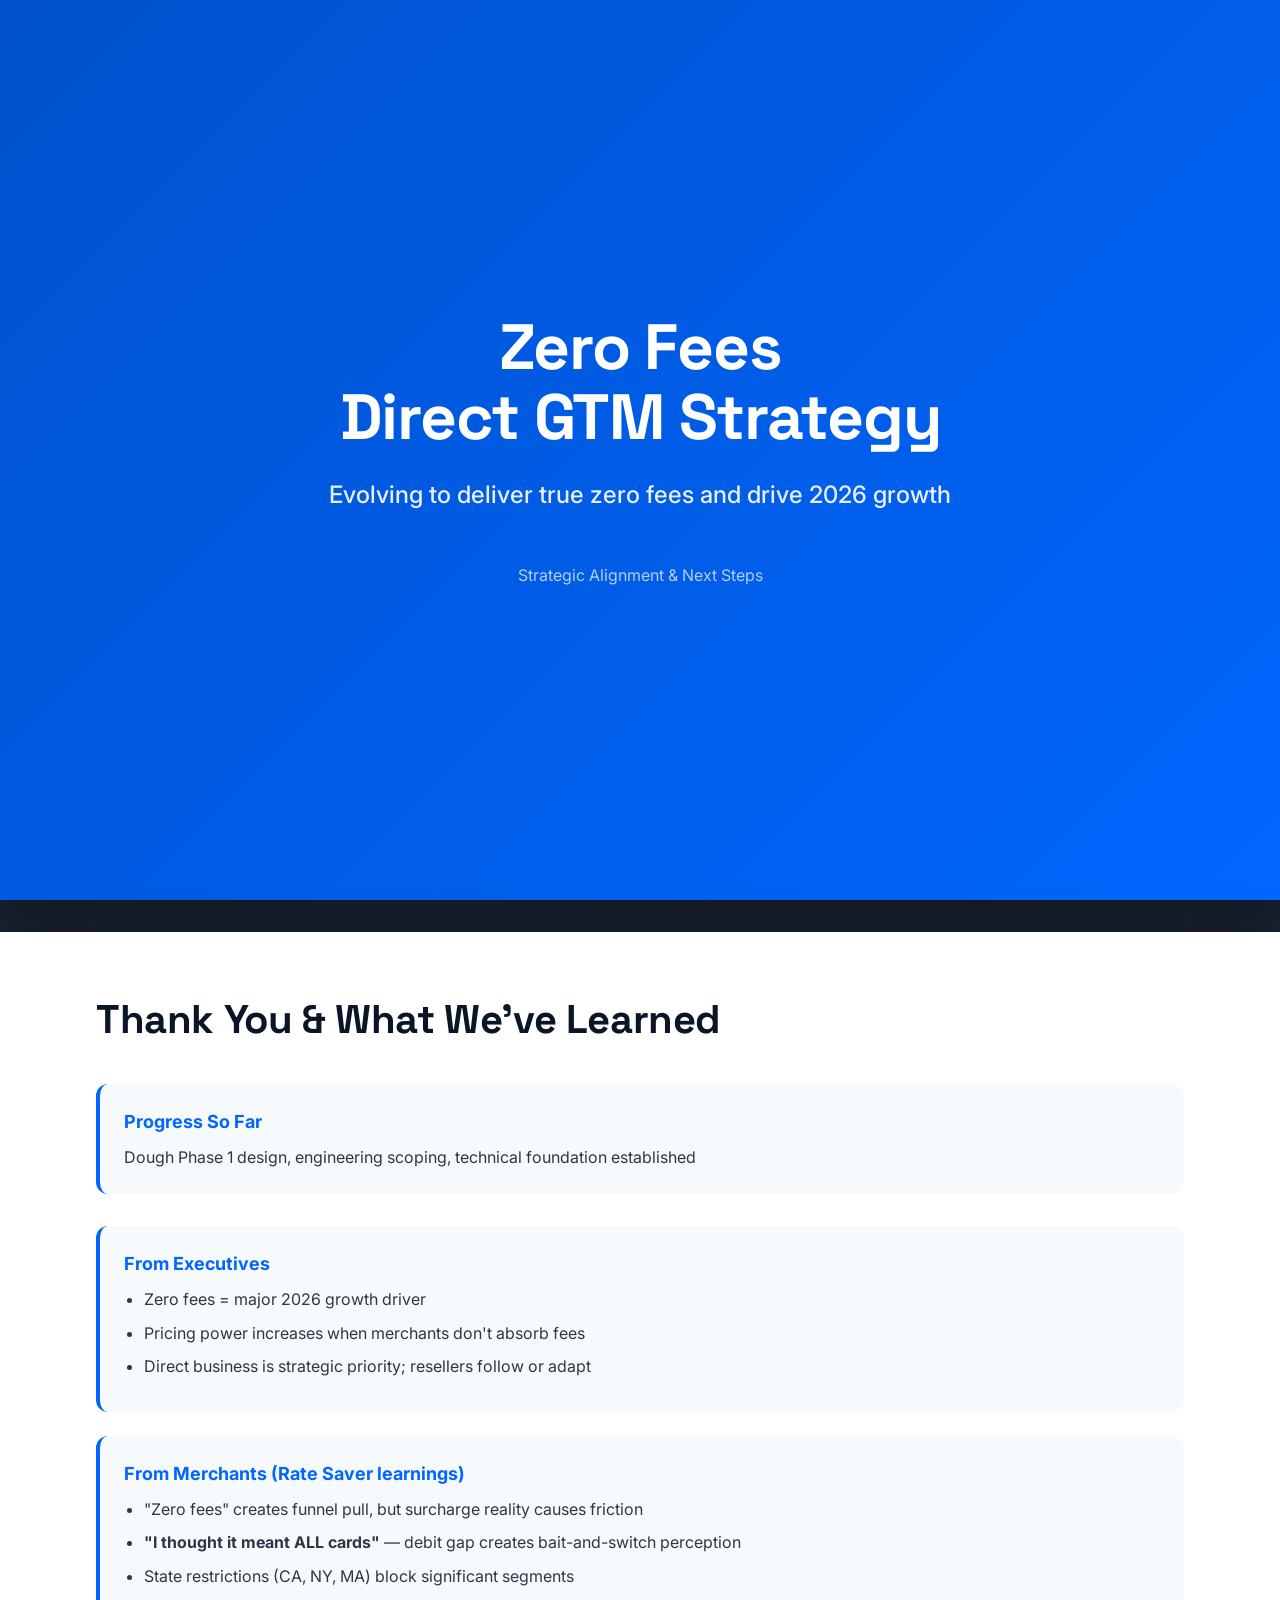
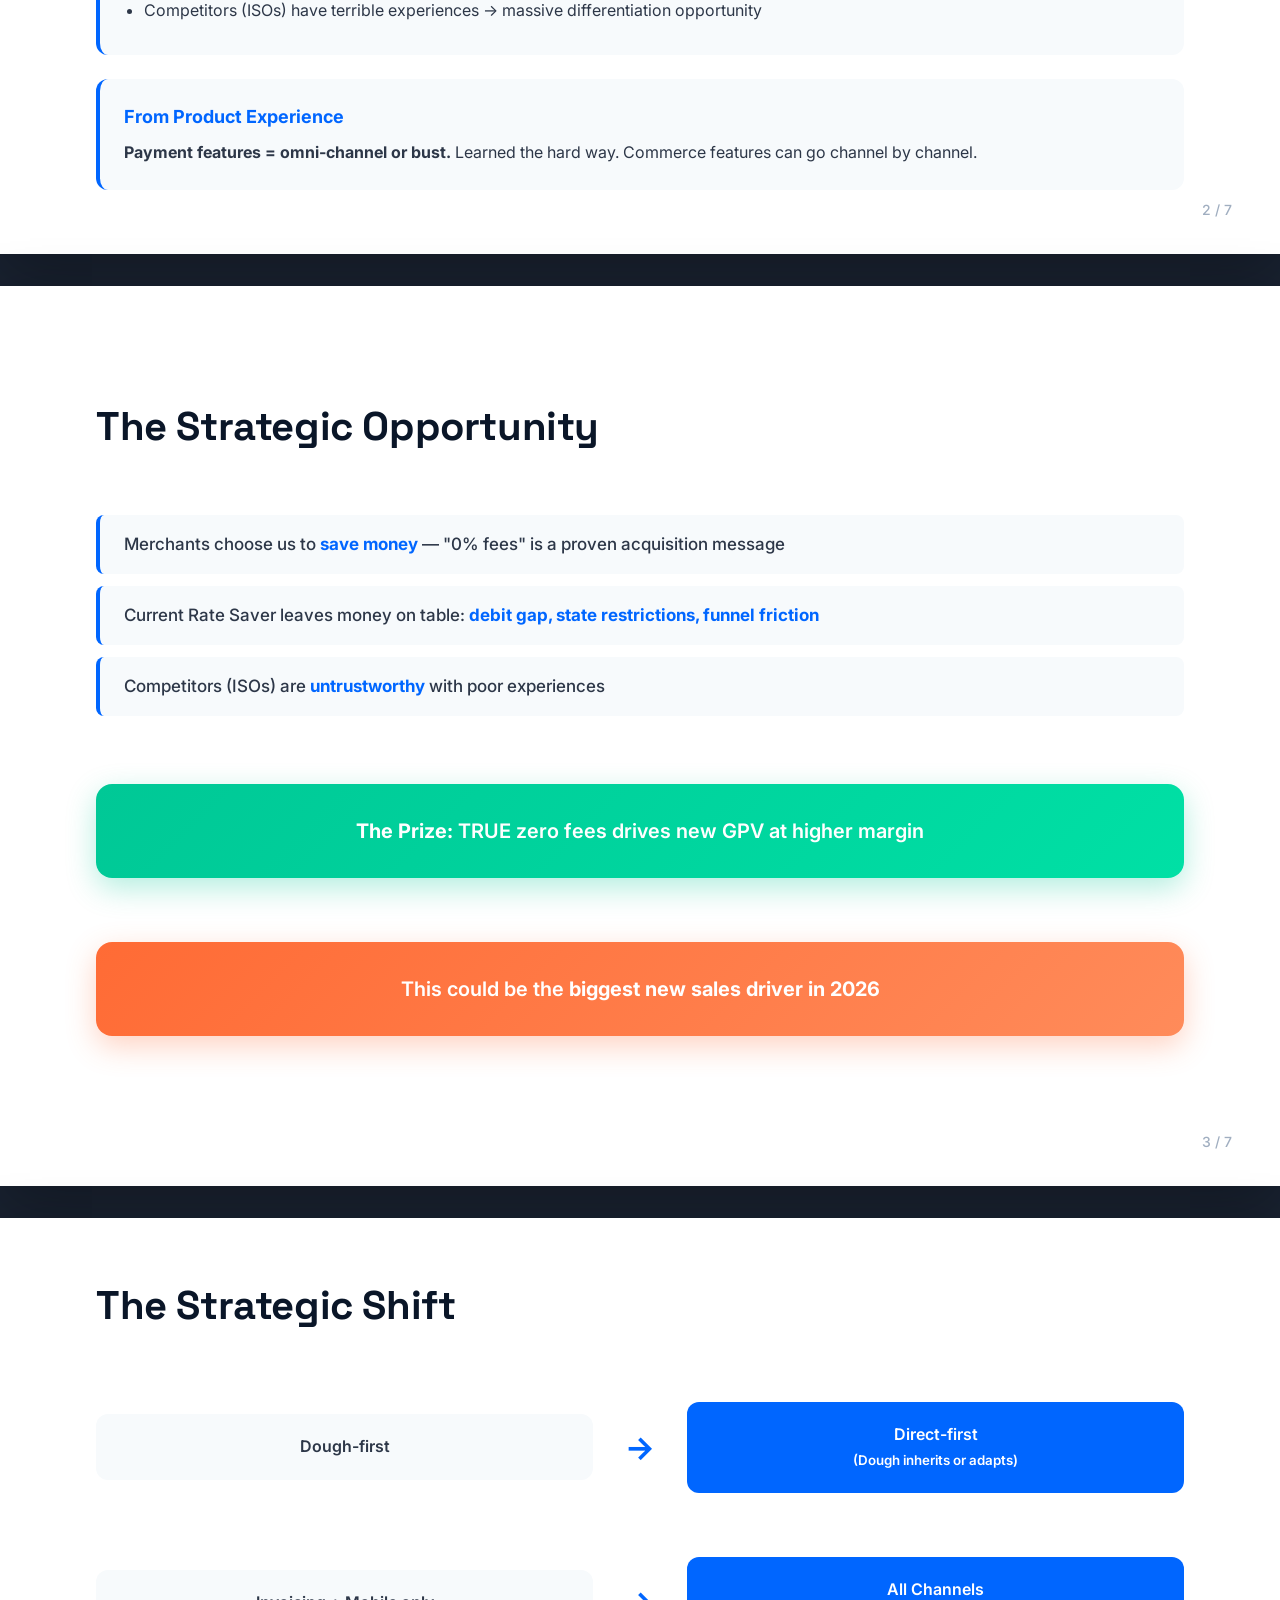
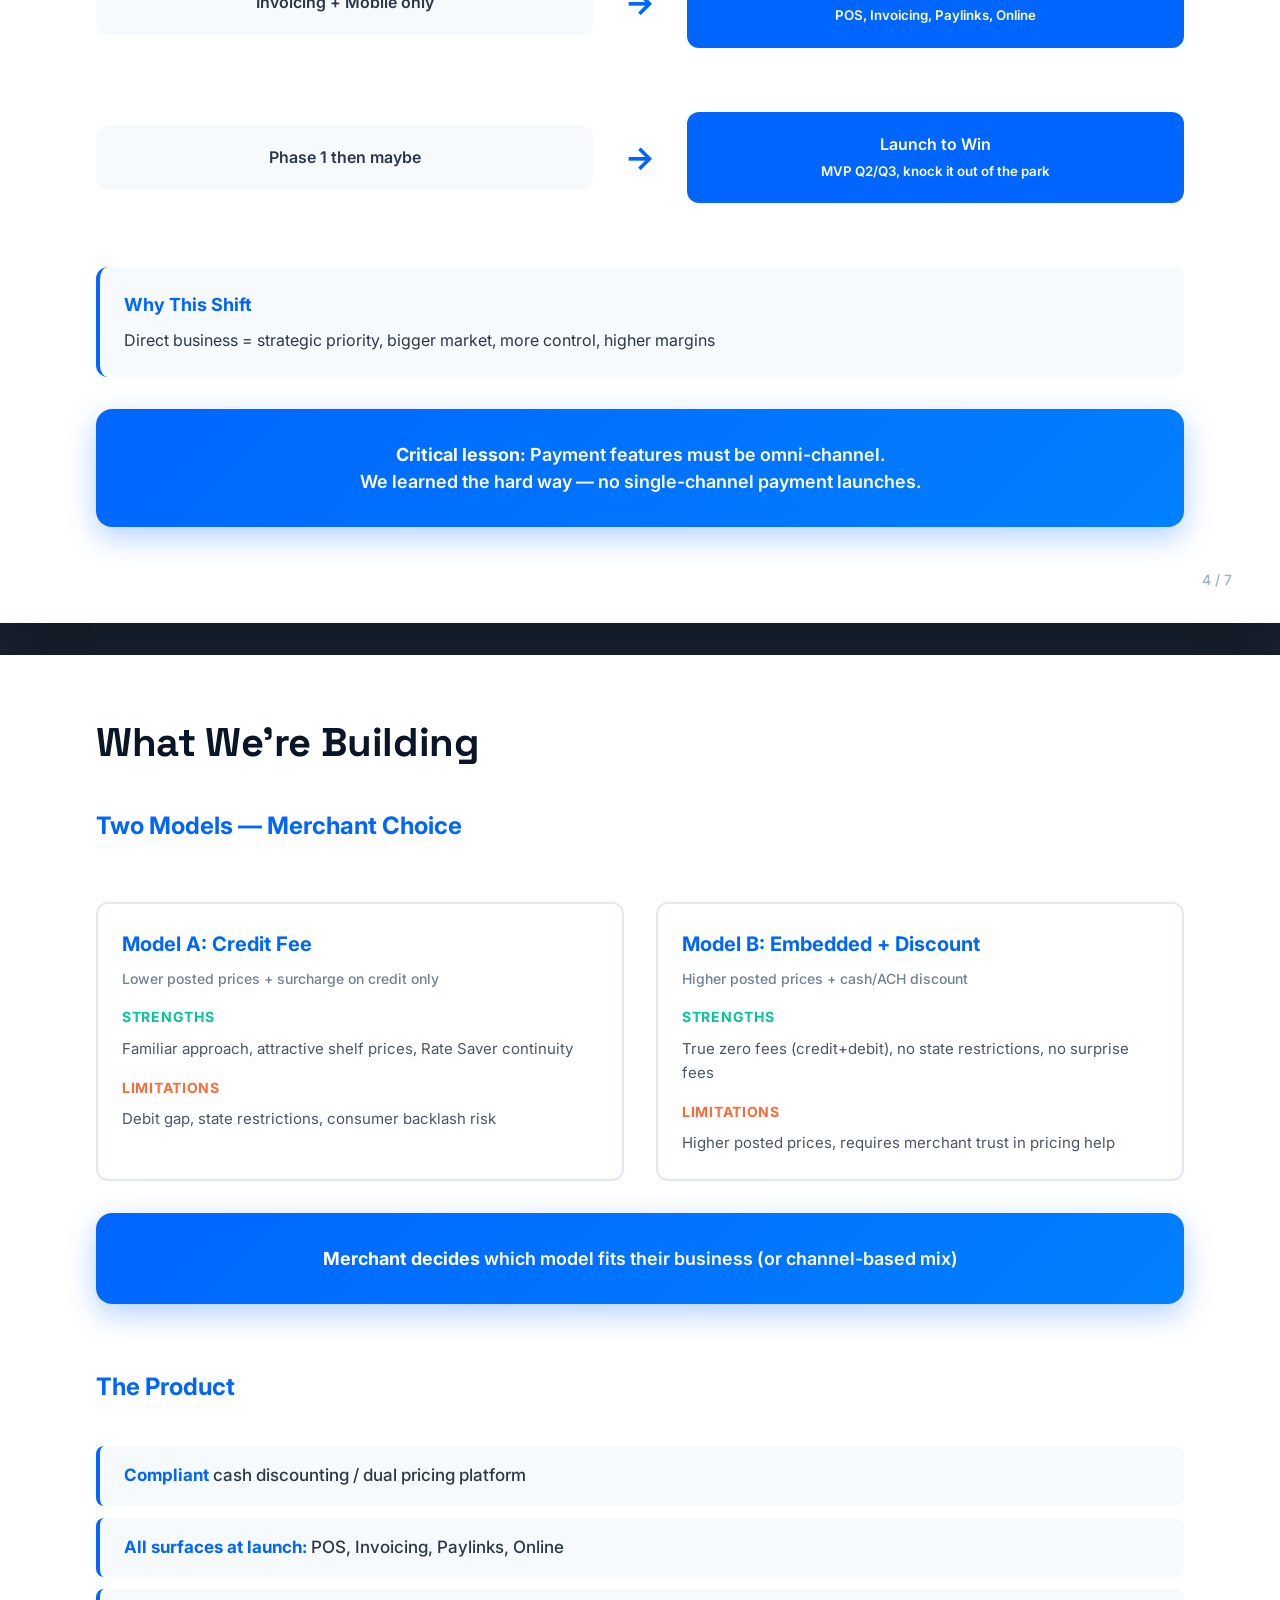
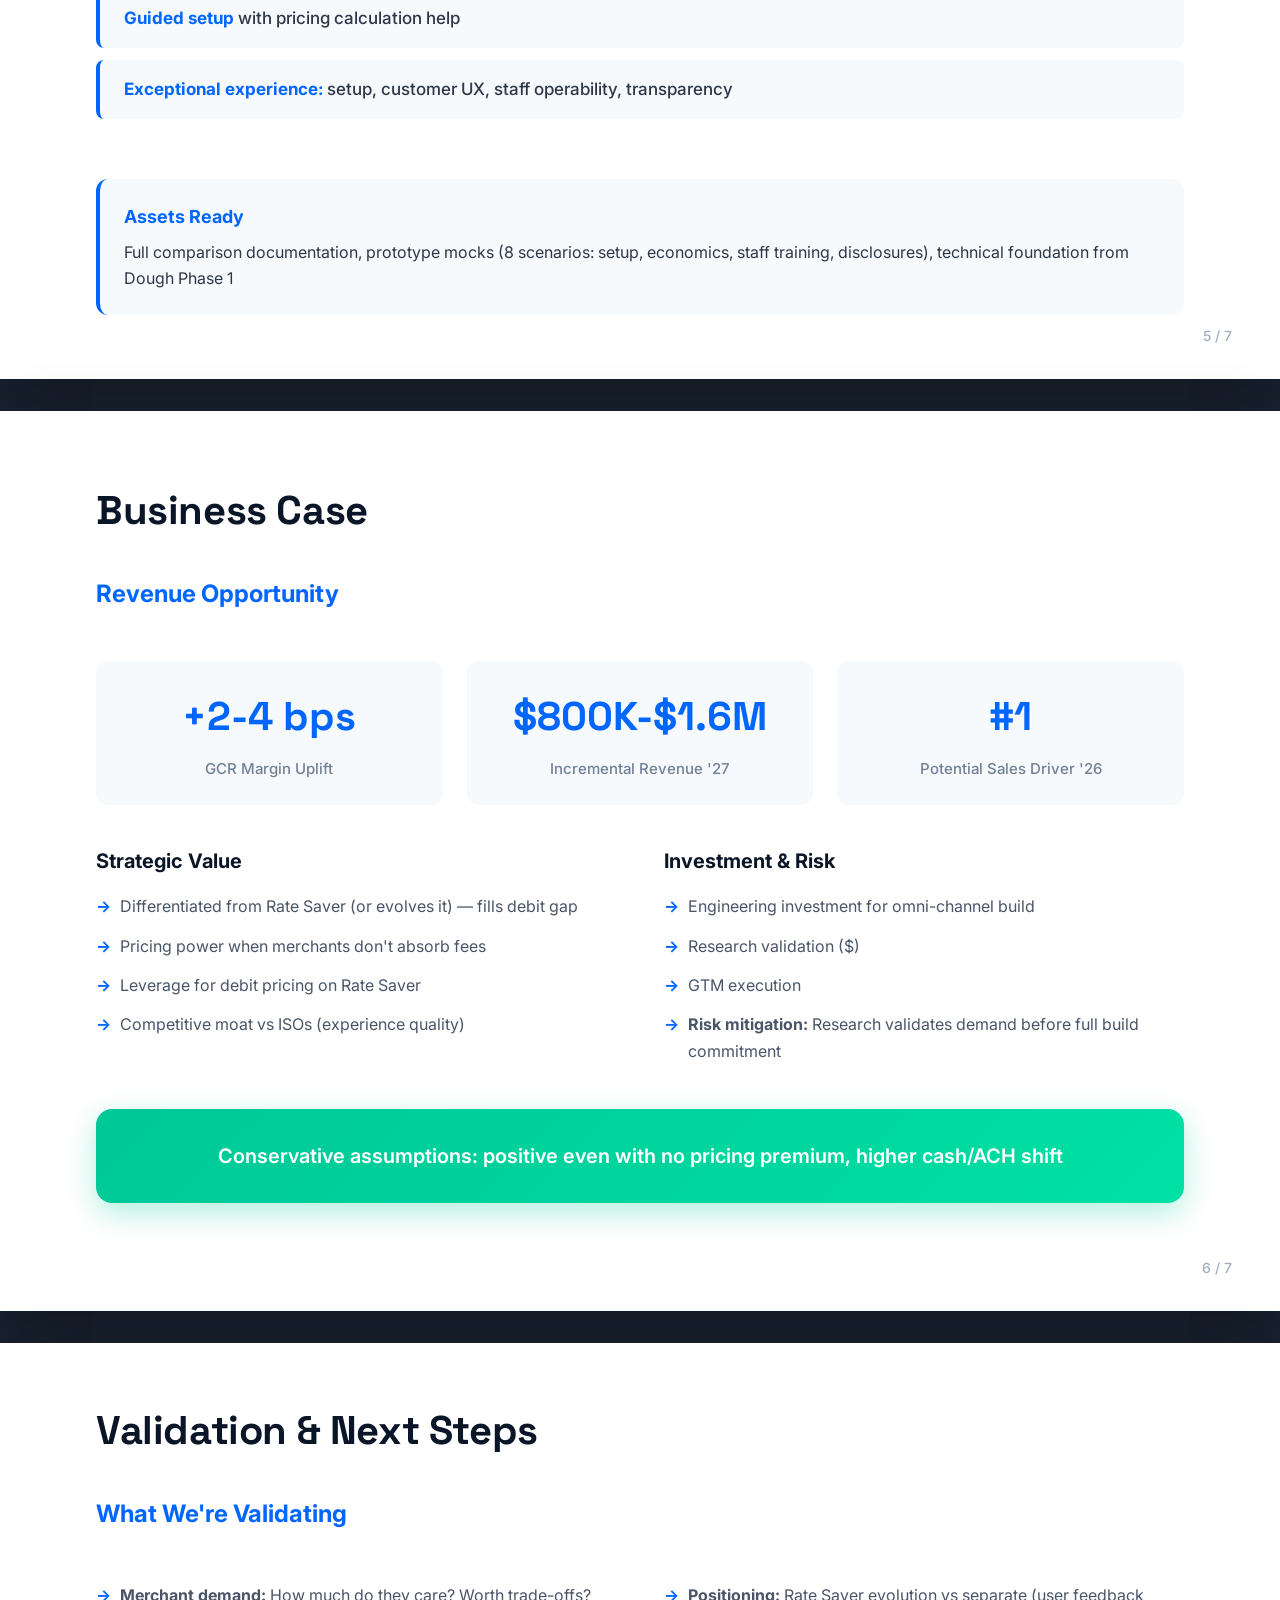
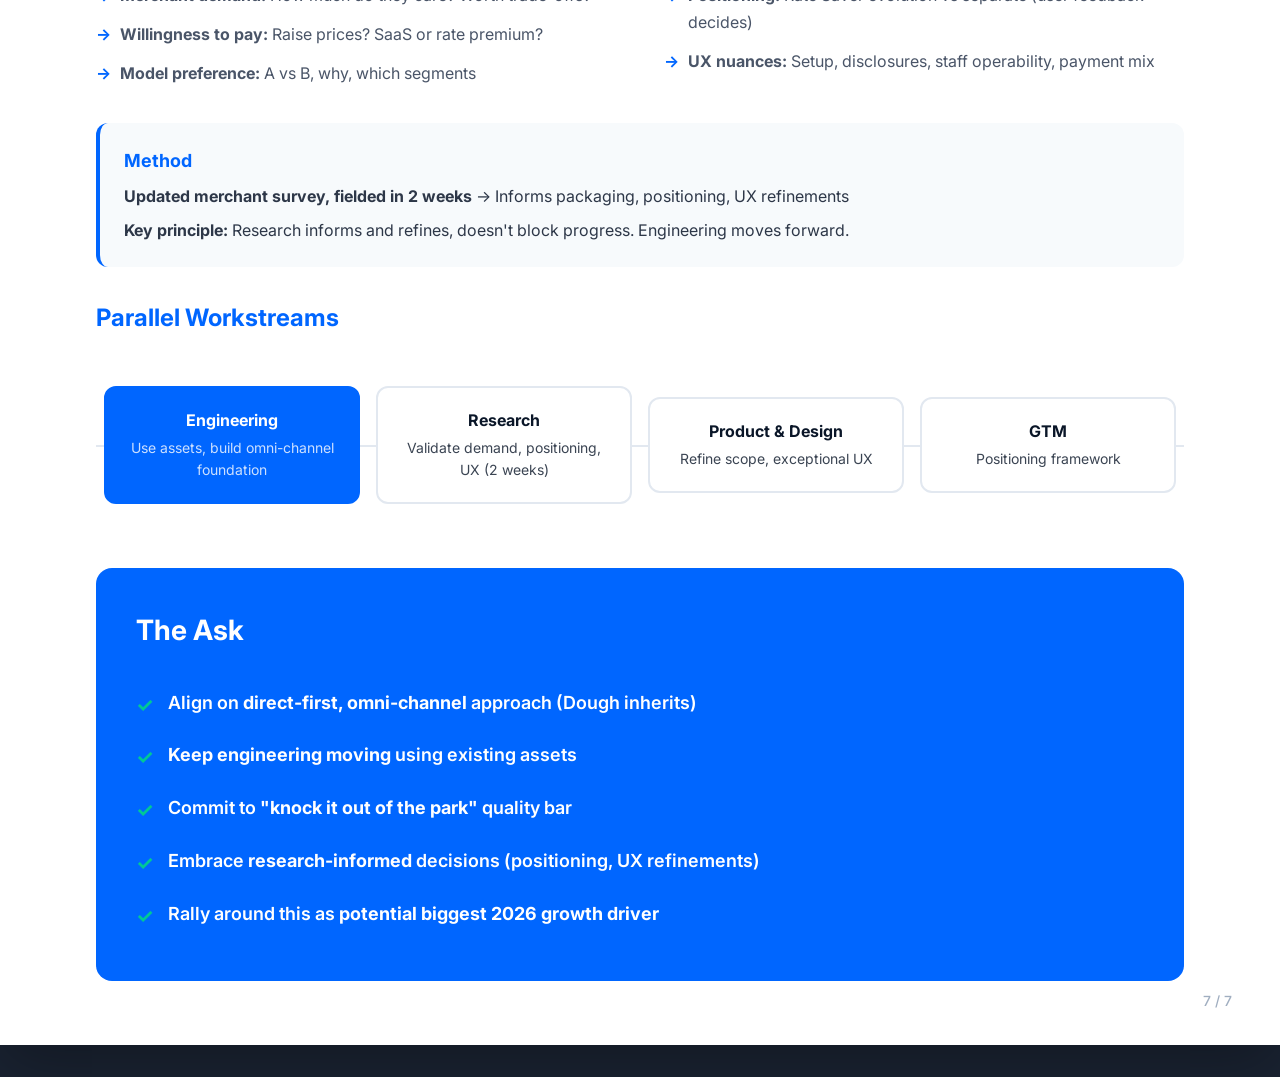
<file: zero_fees_strategy_deck.html>
<!DOCTYPE html>
<html lang="en">
<head>
  <meta charset="UTF-8">
  <meta name="viewport" content="width=device-width, initial-scale=1.0">
  <title>Zero Fees Direct GTM Strategy</title>
  <link rel="preconnect" href="https://fonts.googleapis.com">
  <link rel="preconnect" href="https://fonts.gstatic.com" crossorigin>
  <link href="https://fonts.googleapis.com/css2?family=Inter:wght@400;500;600;700;800&family=Space+Grotesk:wght@600;700&display=swap" rel="stylesheet">
  <style>
    * {
      margin: 0;
      padding: 0;
      box-sizing: border-box;
    }

    :root {
      --primary: #0066FF;
      --primary-dark: #0052CC;
      --secondary: #00C896;
      --accent: #FF6B35;
      --dark: #0A1628;
      --gray-900: #1A2332;
      --gray-800: #2D3748;
      --gray-700: #4A5568;
      --gray-600: #718096;
      --gray-400: #A0AEC0;
      --gray-200: #E2E8F0;
      --gray-100: #F7FAFC;
      --white: #FFFFFF;
    }

    body {
      font-family: 'Inter', -apple-system, BlinkMacSystemFont, sans-serif;
      background: var(--gray-900);
      color: var(--dark);
      line-height: 1.6;
      overflow-x: hidden;
    }

    .presentation {
      max-width: 1280px;
      margin: 0 auto;
    }

    .slide {
      min-height: 100vh;
      display: flex;
      flex-direction: column;
      justify-content: center;
      padding: 4rem 6rem;
      background: var(--white);
      margin-bottom: 2rem;
      position: relative;
      box-shadow: 0 20px 60px rgba(0,0,0,0.3);
    }

    /* Slide number indicator */
    .slide::after {
      content: attr(data-slide);
      position: absolute;
      bottom: 2rem;
      right: 3rem;
      font-size: 0.875rem;
      color: var(--gray-400);
      font-weight: 500;
    }

    /* Title Slide */
    .slide.title-slide {
      background: linear-gradient(135deg, var(--primary-dark) 0%, var(--primary) 100%);
      color: var(--white);
      justify-content: center;
      text-align: center;
    }

    .slide.title-slide h1 {
      font-family: 'Space Grotesk', sans-serif;
      font-size: 4rem;
      font-weight: 700;
      margin-bottom: 1.5rem;
      line-height: 1.1;
      letter-spacing: -0.02em;
    }

    .slide.title-slide .subtitle {
      font-size: 1.5rem;
      opacity: 0.9;
      font-weight: 500;
      margin-bottom: 3rem;
    }

    .slide.title-slide .meta {
      font-size: 1rem;
      opacity: 0.7;
    }

    /* Standard Slide Headers */
    .slide h2 {
      font-family: 'Space Grotesk', sans-serif;
      font-size: 2.5rem;
      font-weight: 700;
      color: var(--dark);
      margin-bottom: 2.5rem;
      line-height: 1.2;
      letter-spacing: -0.01em;
    }

    .slide h3 {
      font-size: 1.5rem;
      font-weight: 700;
      color: var(--primary);
      margin-bottom: 1rem;
      margin-top: 2rem;
    }

    .slide h3:first-of-type {
      margin-top: 0;
    }

    /* Key Point Boxes */
    .key-points {
      display: grid;
      gap: 1.5rem;
      margin-top: 2rem;
    }

    .key-point {
      background: var(--gray-100);
      padding: 1.5rem;
      border-radius: 12px;
      border-left: 4px solid var(--primary);
    }

    .key-point h4 {
      font-size: 1.125rem;
      font-weight: 700;
      color: var(--primary);
      margin-bottom: 0.5rem;
    }

    .key-point p, .key-point ul {
      font-size: 1rem;
      color: var(--gray-800);
      line-height: 1.6;
    }

    .key-point ul {
      margin-left: 1.25rem;
      margin-top: 0.5rem;
    }

    .key-point li {
      margin-bottom: 0.5rem;
    }

    /* Two Column Layout */
    .two-col {
      display: grid;
      grid-template-columns: 1fr 1fr;
      gap: 3rem;
      margin-top: 2rem;
    }

    .col h4 {
      font-size: 1.25rem;
      font-weight: 700;
      margin-bottom: 1rem;
      color: var(--dark);
    }

    .col p, .col ul {
      font-size: 1rem;
      color: var(--gray-700);
      line-height: 1.7;
    }

    .col ul {
      list-style: none;
      margin-left: 0;
    }

    .col li {
      padding-left: 1.5rem;
      margin-bottom: 0.75rem;
      position: relative;
    }

    .col li::before {
      content: "→";
      position: absolute;
      left: 0;
      color: var(--primary);
      font-weight: 700;
    }

    /* Highlight Boxes */
    .highlight {
      background: linear-gradient(135deg, var(--primary) 0%, #0080FF 100%);
      color: var(--white);
      padding: 2rem;
      border-radius: 16px;
      margin: 2rem 0;
      font-size: 1.25rem;
      font-weight: 600;
      text-align: center;
      line-height: 1.5;
      box-shadow: 0 10px 30px rgba(0, 102, 255, 0.3);
    }

    .highlight-success {
      background: linear-gradient(135deg, var(--secondary) 0%, #00E0A5 100%);
      box-shadow: 0 10px 30px rgba(0, 200, 150, 0.3);
    }

    .highlight-accent {
      background: linear-gradient(135deg, var(--accent) 0%, #FF8B5A 100%);
      box-shadow: 0 10px 30px rgba(255, 107, 53, 0.3);
    }

    /* Comparison Table */
    .comparison {
      display: grid;
      grid-template-columns: 1fr 1fr;
      gap: 2rem;
      margin-top: 2rem;
    }

    .model-card {
      background: var(--white);
      border: 2px solid var(--gray-200);
      border-radius: 12px;
      padding: 1.5rem;
      transition: all 0.3s ease;
    }

    .model-card:hover {
      border-color: var(--primary);
      box-shadow: 0 8px 24px rgba(0, 102, 255, 0.15);
    }

    .model-card h4 {
      font-size: 1.25rem;
      font-weight: 700;
      color: var(--primary);
      margin-bottom: 0.5rem;
    }

    .model-card .model-subtitle {
      font-size: 0.875rem;
      color: var(--gray-600);
      margin-bottom: 1rem;
      font-weight: 500;
    }

    .model-card .pros {
      margin-bottom: 1rem;
    }

    .model-card .pros h5,
    .model-card .cons h5 {
      font-size: 0.875rem;
      font-weight: 700;
      text-transform: uppercase;
      letter-spacing: 0.05em;
      margin-bottom: 0.5rem;
    }

    .model-card .pros h5 {
      color: var(--secondary);
    }

    .model-card .cons h5 {
      color: var(--accent);
    }

    .model-card .pros p,
    .model-card .cons p {
      font-size: 0.9375rem;
      line-height: 1.6;
      color: var(--gray-700);
    }

    /* Stats Grid */
    .stats-grid {
      display: grid;
      grid-template-columns: repeat(3, 1fr);
      gap: 1.5rem;
      margin-top: 2rem;
    }

    .stat-card {
      background: var(--gray-100);
      padding: 1.5rem;
      border-radius: 12px;
      text-align: center;
    }

    .stat-card .stat-value {
      font-family: 'Space Grotesk', sans-serif;
      font-size: 2.5rem;
      font-weight: 700;
      color: var(--primary);
      display: block;
      margin-bottom: 0.5rem;
    }

    .stat-card .stat-label {
      font-size: 0.9375rem;
      color: var(--gray-600);
      font-weight: 500;
    }

    /* Timeline / Arrow Flow */
    .timeline {
      display: flex;
      align-items: center;
      justify-content: space-between;
      margin: 2rem 0;
      position: relative;
    }

    .timeline::before {
      content: '';
      position: absolute;
      top: 50%;
      left: 0;
      right: 0;
      height: 2px;
      background: var(--gray-200);
      z-index: 0;
    }

    .timeline-item {
      background: var(--white);
      padding: 1.25rem 1.5rem;
      border-radius: 12px;
      border: 2px solid var(--gray-200);
      position: relative;
      z-index: 1;
      flex: 1;
      margin: 0 0.5rem;
      text-align: center;
    }

    .timeline-item.highlight-item {
      border-color: var(--primary);
      background: var(--primary);
      color: var(--white);
    }

    .timeline-item h5 {
      font-size: 1rem;
      font-weight: 700;
      margin-bottom: 0.25rem;
    }

    .timeline-item p {
      font-size: 0.875rem;
      opacity: 0.8;
    }

    /* Bullet List Enhanced */
    .bullet-list {
      list-style: none;
      margin: 1.5rem 0;
    }

    .bullet-list li {
      padding: 1rem 1.5rem;
      margin-bottom: 0.75rem;
      background: var(--gray-100);
      border-radius: 8px;
      border-left: 4px solid var(--primary);
      font-size: 1.0625rem;
      color: var(--gray-800);
      font-weight: 500;
    }

    .bullet-list li strong {
      color: var(--primary);
      font-weight: 700;
    }

    /* Arrow Indicators */
    .arrow-box {
      display: flex;
      align-items: center;
      gap: 2rem;
      margin: 2rem 0;
    }

    .arrow-box .box {
      flex: 1;
      padding: 1.25rem;
      background: var(--gray-100);
      border-radius: 12px;
      text-align: center;
      font-weight: 600;
      color: var(--gray-800);
    }

    .arrow-box .arrow {
      font-size: 2rem;
      color: var(--primary);
      font-weight: 700;
    }

    .arrow-box .box.highlight-box {
      background: var(--primary);
      color: var(--white);
    }

    /* CTA Box */
    .cta-box {
      background: var(--primary);
      color: var(--white);
      padding: 2.5rem;
      border-radius: 16px;
      margin-top: 2rem;
    }

    .cta-box h3 {
      color: var(--white);
      margin-bottom: 1.5rem;
      font-size: 1.75rem;
    }

    .cta-box ul {
      list-style: none;
    }

    .cta-box li {
      padding: 0.75rem 0;
      font-size: 1.125rem;
      font-weight: 600;
      position: relative;
      padding-left: 2rem;
    }

    .cta-box li::before {
      content: "✓";
      position: absolute;
      left: 0;
      color: var(--secondary);
      font-weight: 700;
      font-size: 1.25rem;
    }

    /* Print Styles */
    @media print {
      .slide {
        page-break-after: always;
        margin-bottom: 0;
        box-shadow: none;
      }
    }

    @media (max-width: 1024px) {
      .slide {
        padding: 3rem 4rem;
      }

      .slide h2 {
        font-size: 2rem;
      }

      .two-col, .comparison, .stats-grid {
        grid-template-columns: 1fr;
      }
    }
  </style>
</head>
<body>
  <div class="presentation">

    <!-- SLIDE 1: Title -->
    <div class="slide title-slide">
      <h1>Zero Fees<br>Direct GTM Strategy</h1>
      <div class="subtitle">Evolving to deliver true zero fees and drive 2026 growth</div>
      <div class="meta">Strategic Alignment & Next Steps</div>
    </div>

    <!-- SLIDE 2: Thank You & Learnings -->
    <div class="slide" data-slide="2 / 7">
      <h2>Thank You & What We've Learned</h2>

      <div class="key-point">
        <h4>Progress So Far</h4>
        <p>Dough Phase 1 design, engineering scoping, technical foundation established</p>
      </div>

      <div class="key-points">
        <div class="key-point">
          <h4>From Executives</h4>
          <ul>
            <li>Zero fees = major 2026 growth driver</li>
            <li>Pricing power increases when merchants don't absorb fees</li>
            <li>Direct business is strategic priority; resellers follow or adapt</li>
          </ul>
        </div>

        <div class="key-point">
          <h4>From Merchants (Rate Saver learnings)</h4>
          <ul>
            <li>"Zero fees" creates funnel pull, but surcharge reality causes friction</li>
            <li><strong>"I thought it meant ALL cards"</strong> — debit gap creates bait-and-switch perception</li>
            <li>State restrictions (CA, NY, MA) block significant segments</li>
            <li>Competitors (ISOs) have terrible experiences → massive differentiation opportunity</li>
          </ul>
        </div>

        <div class="key-point">
          <h4>From Product Experience</h4>
          <p><strong>Payment features = omni-channel or bust.</strong> Learned the hard way. Commerce features can go channel by channel.</p>
        </div>
      </div>
    </div>

    <!-- SLIDE 3: The Opportunity -->
    <div class="slide" data-slide="3 / 7">
      <h2>The Strategic Opportunity</h2>

      <div class="bullet-list">
        <li>Merchants choose us to <strong>save money</strong> — "0% fees" is a proven acquisition message</li>
        <li>Current Rate Saver leaves money on table: <strong>debit gap, state restrictions, funnel friction</strong></li>
        <li>Competitors (ISOs) are <strong>untrustworthy</strong> with poor experiences</li>
      </div>

      <div class="highlight highlight-success">
        <strong>The Prize:</strong> TRUE zero fees drives new GPV at higher margin
      </div>

      <div class="highlight highlight-accent">
        This could be the <strong>biggest new sales driver in 2026</strong>
      </div>
    </div>

    <!-- SLIDE 4: The Strategic Shift -->
    <div class="slide" data-slide="4 / 7">
      <h2>The Strategic Shift</h2>

      <div class="arrow-box">
        <div class="box">Dough-first</div>
        <div class="arrow">→</div>
        <div class="box highlight-box">Direct-first<br><small>(Dough inherits or adapts)</small></div>
      </div>

      <div class="arrow-box">
        <div class="box">Invoicing + Mobile only</div>
        <div class="arrow">→</div>
        <div class="box highlight-box">All Channels<br><small>POS, Invoicing, Paylinks, Online</small></div>
      </div>

      <div class="arrow-box">
        <div class="box">Phase 1 then maybe</div>
        <div class="arrow">→</div>
        <div class="box highlight-box">Launch to Win<br><small>MVP Q2/Q3, knock it out of the park</small></div>
      </div>

      <div class="key-point" style="margin-top: 2rem;">
        <h4>Why This Shift</h4>
        <p>Direct business = strategic priority, bigger market, more control, higher margins</p>
      </div>

      <div class="highlight" style="margin-top: 2rem; font-size: 1.125rem;">
        <strong>Critical lesson:</strong> Payment features must be omni-channel.<br>We learned the hard way — no single-channel payment launches.
      </div>
    </div>

    <!-- SLIDE 5: What We're Building -->
    <div class="slide" data-slide="5 / 7">
      <h2>What We're Building</h2>

      <h3 style="margin-bottom: 1.5rem;">Two Models — Merchant Choice</h3>

      <div class="comparison">
        <div class="model-card">
          <h4>Model A: Credit Fee</h4>
          <div class="model-subtitle">Lower posted prices + surcharge on credit only</div>

          <div class="pros">
            <h5>Strengths</h5>
            <p>Familiar approach, attractive shelf prices, Rate Saver continuity</p>
          </div>

          <div class="cons">
            <h5>Limitations</h5>
            <p>Debit gap, state restrictions, consumer backlash risk</p>
          </div>
        </div>

        <div class="model-card">
          <h4>Model B: Embedded + Discount</h4>
          <div class="model-subtitle">Higher posted prices + cash/ACH discount</div>

          <div class="pros">
            <h5>Strengths</h5>
            <p>True zero fees (credit+debit), no state restrictions, no surprise fees</p>
          </div>

          <div class="cons">
            <h5>Limitations</h5>
            <p>Higher posted prices, requires merchant trust in pricing help</p>
          </div>
        </div>
      </div>

      <div class="highlight" style="margin-top: 2rem; font-size: 1.125rem;">
        <strong>Merchant decides</strong> which model fits their business (or channel-based mix)
      </div>

      <h3>The Product</h3>
      <div class="bullet-list">
        <li><strong>Compliant</strong> cash discounting / dual pricing platform</li>
        <li><strong>All surfaces at launch:</strong> POS, Invoicing, Paylinks, Online</li>
        <li><strong>Guided setup</strong> with pricing calculation help</li>
        <li><strong>Exceptional experience:</strong> setup, customer UX, staff operability, transparency</li>
      </div>

      <div class="key-point" style="margin-top: 1.5rem;">
        <h4>Assets Ready</h4>
        <p>Full comparison documentation, prototype mocks (8 scenarios: setup, economics, staff training, disclosures), technical foundation from Dough Phase 1</p>
      </div>
    </div>

    <!-- SLIDE 6: Business Case -->
    <div class="slide" data-slide="6 / 7">
      <h2>Business Case</h2>

      <h3>Revenue Opportunity</h3>
      <div class="stats-grid">
        <div class="stat-card">
          <span class="stat-value">+2-4 bps</span>
          <div class="stat-label">GCR Margin Uplift</div>
        </div>
        <div class="stat-card">
          <span class="stat-value">$800K-$1.6M</span>
          <div class="stat-label">Incremental Revenue '27</div>
        </div>
        <div class="stat-card">
          <span class="stat-value">#1</span>
          <div class="stat-label">Potential Sales Driver '26</div>
        </div>
      </div>

      <div class="two-col" style="margin-top: 2.5rem;">
        <div class="col">
          <h4>Strategic Value</h4>
          <ul>
            <li>Differentiated from Rate Saver (or evolves it) — fills debit gap</li>
            <li>Pricing power when merchants don't absorb fees</li>
            <li>Leverage for debit pricing on Rate Saver</li>
            <li>Competitive moat vs ISOs (experience quality)</li>
          </ul>
        </div>

        <div class="col">
          <h4>Investment & Risk</h4>
          <ul>
            <li>Engineering investment for omni-channel build</li>
            <li>Research validation ($)</li>
            <li>GTM execution</li>
            <li><strong>Risk mitigation:</strong> Research validates demand before full build commitment</li>
          </ul>
        </div>
      </div>

      <div class="highlight highlight-success" style="margin-top: 2rem;">
        Conservative assumptions: positive even with no pricing premium, higher cash/ACH shift
      </div>
    </div>

    <!-- SLIDE 7: Validation & Next Steps -->
    <div class="slide" data-slide="7 / 7">
      <h2>Validation & Next Steps</h2>

      <h3>What We're Validating</h3>
      <div class="two-col">
        <div class="col">
          <ul>
            <li><strong>Merchant demand:</strong> How much do they care? Worth trade-offs?</li>
            <li><strong>Willingness to pay:</strong> Raise prices? SaaS or rate premium?</li>
            <li><strong>Model preference:</strong> A vs B, why, which segments</li>
          </ul>
        </div>
        <div class="col">
          <ul>
            <li><strong>Positioning:</strong> Rate Saver evolution vs separate (user feedback decides)</li>
            <li><strong>UX nuances:</strong> Setup, disclosures, staff operability, payment mix</li>
          </ul>
        </div>
      </div>

      <div class="key-point" style="margin-top: 1.5rem;">
        <h4>Method</h4>
        <p><strong>Updated merchant survey, fielded in 2 weeks</strong> → Informs packaging, positioning, UX refinements</p>
        <p style="margin-top: 0.5rem;"><strong>Key principle:</strong> Research informs and refines, doesn't block progress. Engineering moves forward.</p>
      </div>

      <h3 style="margin-top: 2rem;">Parallel Workstreams</h3>
      <div class="timeline">
        <div class="timeline-item highlight-item">
          <h5>Engineering</h5>
          <p>Use assets, build omni-channel foundation</p>
        </div>
        <div class="timeline-item">
          <h5>Research</h5>
          <p>Validate demand, positioning, UX (2 weeks)</p>
        </div>
        <div class="timeline-item">
          <h5>Product & Design</h5>
          <p>Refine scope, exceptional UX</p>
        </div>
        <div class="timeline-item">
          <h5>GTM</h5>
          <p>Positioning framework</p>
        </div>
      </div>

      <div class="cta-box">
        <h3>The Ask</h3>
        <ul>
          <li>Align on <strong>direct-first, omni-channel</strong> approach (Dough inherits)</li>
          <li><strong>Keep engineering moving</strong> using existing assets</li>
          <li>Commit to <strong>"knock it out of the park"</strong> quality bar</li>
          <li>Embrace <strong>research-informed</strong> decisions (positioning, UX refinements)</li>
          <li>Rally around this as <strong>potential biggest 2026 growth driver</strong></li>
        </ul>
      </div>
    </div>

  </div>

  <script>
    // Keyboard navigation for presentation
    document.addEventListener('keydown', function(e) {
      const slides = document.querySelectorAll('.slide');
      const currentSlide = Array.from(slides).findIndex(slide => {
        const rect = slide.getBoundingClientRect();
        return rect.top >= -100 && rect.top <= 100;
      });

      if (e.key === 'ArrowDown' || e.key === 'ArrowRight' || e.key === ' ') {
        if (currentSlide < slides.length - 1) {
          slides[currentSlide + 1].scrollIntoView({ behavior: 'smooth' });
        }
        e.preventDefault();
      } else if (e.key === 'ArrowUp' || e.key === 'ArrowLeft') {
        if (currentSlide > 0) {
          slides[currentSlide - 1].scrollIntoView({ behavior: 'smooth' });
        }
        e.preventDefault();
      } else if (e.key === 'Home') {
        slides[0].scrollIntoView({ behavior: 'smooth' });
        e.preventDefault();
      } else if (e.key === 'End') {
        slides[slides.length - 1].scrollIntoView({ behavior: 'smooth' });
        e.preventDefault();
      }
    });
  </script>
</body>
</html>
</file>
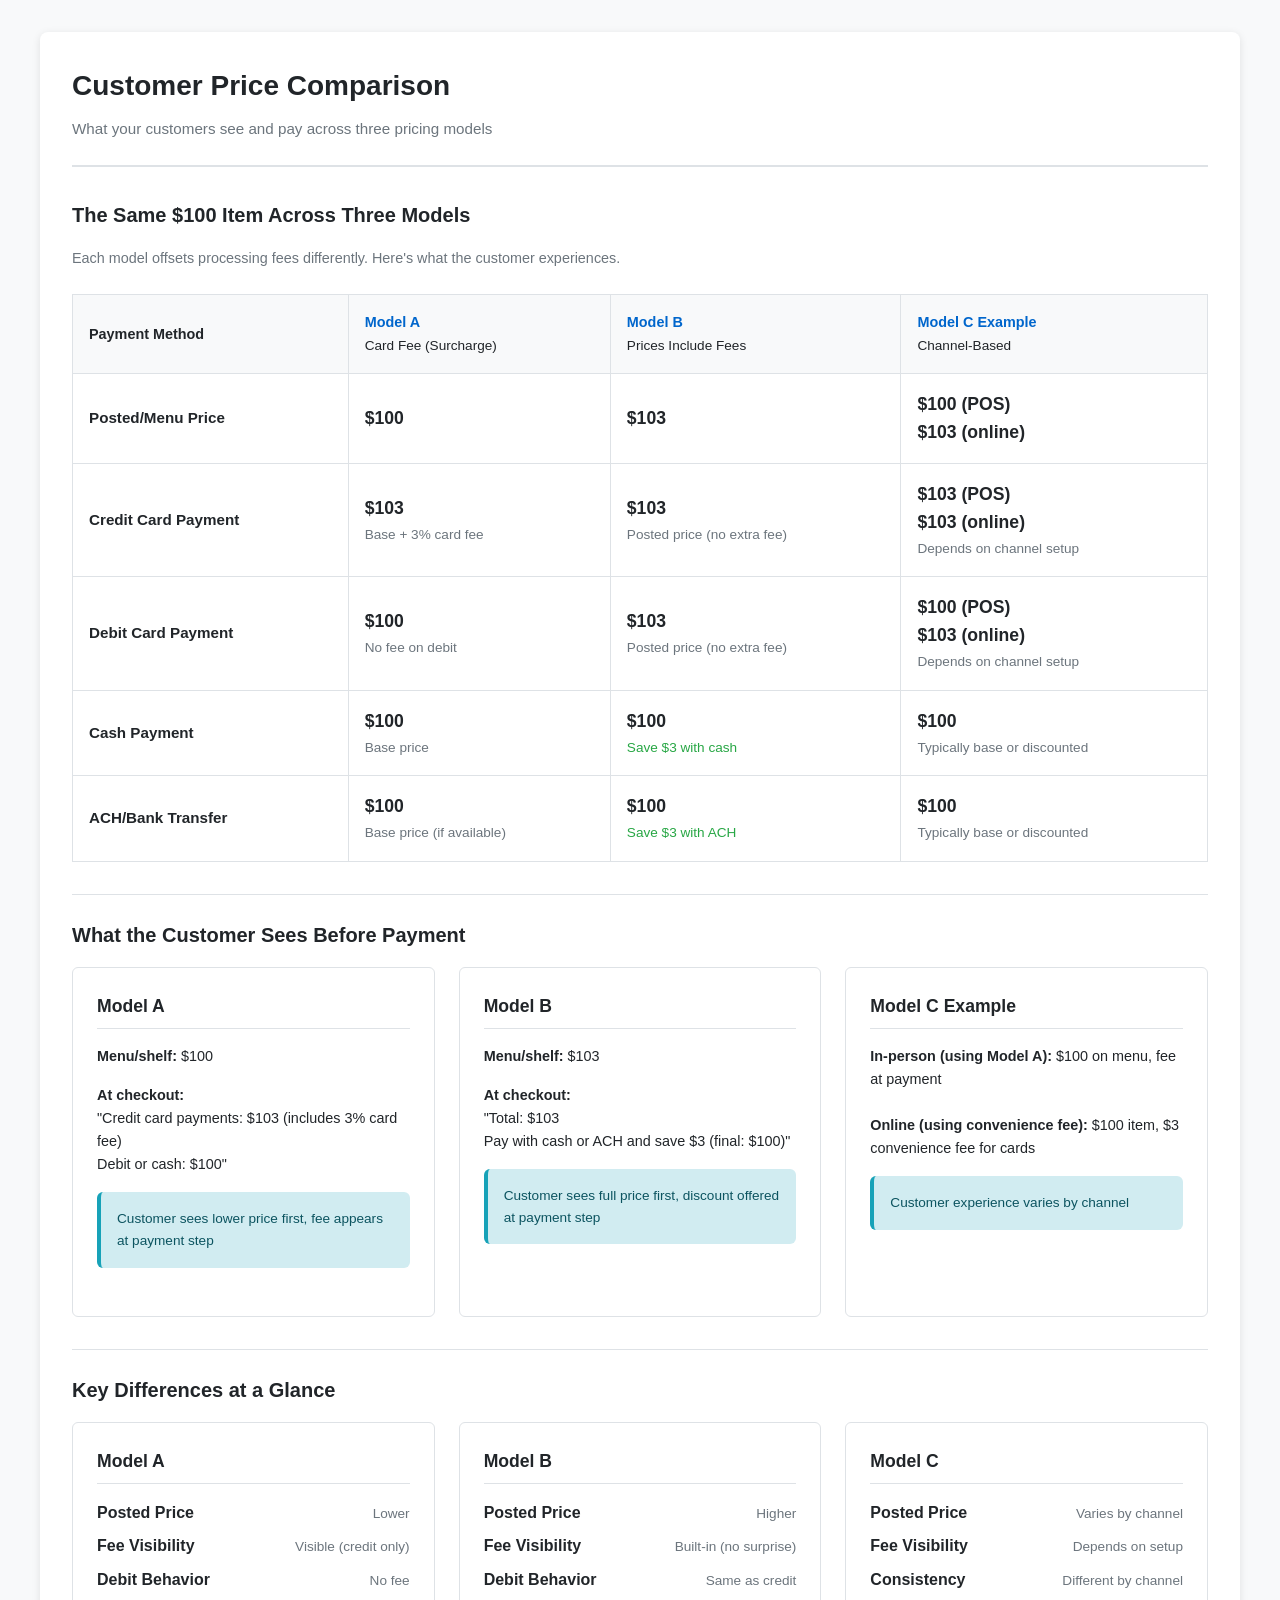
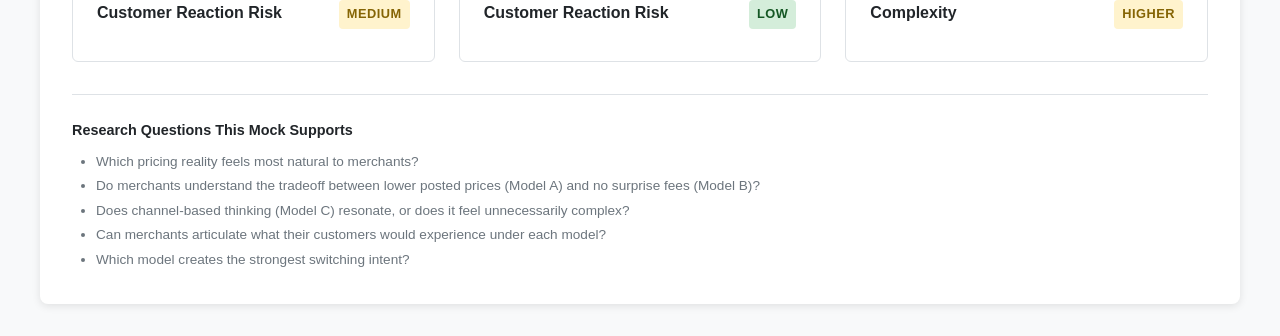
<file: mock_pack/mock_01_price_comparison.html>
<!DOCTYPE html>
<html lang="en">
<head>
  <meta charset="UTF-8">
  <meta name="viewport" content="width=device-width, initial-scale=1.0">
  <title>Mock 01 — Customer Price Comparison</title>
  <link rel="stylesheet" href="styles.css">
</head>
<body>
  <div class="container">
    <div class="header">
      <h1>Customer Price Comparison</h1>
      <div class="subtitle">What your customers see and pay across three pricing models</div>
    </div>

    <div class="section">
      <div class="section-title">The Same $100 Item Across Three Models</div>
      <div class="section-subtitle">
        Each model offsets processing fees differently. Here's what the customer experiences.
      </div>

      <table class="comparison-table">
        <thead>
          <tr>
            <th>Payment Method</th>
            <th>
              <span class="model-name">Model A</span><br>
              <span style="font-weight: normal; font-size: 0.85rem;">Card Fee (Surcharge)</span>
            </th>
            <th>
              <span class="model-name">Model B</span><br>
              <span style="font-weight: normal; font-size: 0.85rem;">Prices Include Fees</span>
            </th>
            <th>
              <span class="model-name">Model C Example</span><br>
              <span style="font-weight: normal; font-size: 0.85rem;">Channel-Based</span>
            </th>
          </tr>
        </thead>
        <tbody>
          <tr>
            <td><strong>Posted/Menu Price</strong></td>
            <td class="price">$100</td>
            <td class="price">$103</td>
            <td class="price">$100 (POS)<br>$103 (online)</td>
          </tr>
          <tr>
            <td><strong>Credit Card Payment</strong></td>
            <td>
              <span class="price">$103</span><br>
              <span style="font-size: 0.85rem; color: #6c757d;">Base + 3% card fee</span>
            </td>
            <td>
              <span class="price">$103</span><br>
              <span style="font-size: 0.85rem; color: #6c757d;">Posted price (no extra fee)</span>
            </td>
            <td>
              <span class="price">$103 (POS)<br>$103 (online)</span><br>
              <span style="font-size: 0.85rem; color: #6c757d;">Depends on channel setup</span>
            </td>
          </tr>
          <tr>
            <td><strong>Debit Card Payment</strong></td>
            <td>
              <span class="price">$100</span><br>
              <span style="font-size: 0.85rem; color: #6c757d;">No fee on debit</span>
            </td>
            <td>
              <span class="price">$103</span><br>
              <span style="font-size: 0.85rem; color: #6c757d;">Posted price (no extra fee)</span>
            </td>
            <td>
              <span class="price">$100 (POS)<br>$103 (online)</span><br>
              <span style="font-size: 0.85rem; color: #6c757d;">Depends on channel setup</span>
            </td>
          </tr>
          <tr>
            <td><strong>Cash Payment</strong></td>
            <td>
              <span class="price">$100</span><br>
              <span style="font-size: 0.85rem; color: #6c757d;">Base price</span>
            </td>
            <td>
              <span class="price">$100</span><br>
              <span style="font-size: 0.85rem; color: #28a745;">Save $3 with cash</span>
            </td>
            <td>
              <span class="price">$100</span><br>
              <span style="font-size: 0.85rem; color: #6c757d;">Typically base or discounted</span>
            </td>
          </tr>
          <tr>
            <td><strong>ACH/Bank Transfer</strong></td>
            <td>
              <span class="price">$100</span><br>
              <span style="font-size: 0.85rem; color: #6c757d;">Base price (if available)</span>
            </td>
            <td>
              <span class="price">$100</span><br>
              <span style="font-size: 0.85rem; color: #28a745;">Save $3 with ACH</span>
            </td>
            <td>
              <span class="price">$100</span><br>
              <span style="font-size: 0.85rem; color: #6c757d;">Typically base or discounted</span>
            </td>
          </tr>
        </tbody>
      </table>
    </div>

    <div class="divider"></div>

    <div class="section">
      <div class="section-title">What the Customer Sees Before Payment</div>

      <div class="grid grid-3">
        <div class="card">
          <div class="card-header">Model A</div>
          <div style="font-size: 0.9rem; margin-bottom: 1rem;">
            <strong>Menu/shelf:</strong> $100
          </div>
          <div style="font-size: 0.9rem; margin-bottom: 1rem;">
            <strong>At checkout:</strong><br>
            "Credit card payments: $103 (includes 3% card fee)<br>
            Debit or cash: $100"
          </div>
          <div class="alert alert-info" style="font-size: 0.85rem;">
            Customer sees lower price first, fee appears at payment step
          </div>
        </div>

        <div class="card">
          <div class="card-header">Model B</div>
          <div style="font-size: 0.9rem; margin-bottom: 1rem;">
            <strong>Menu/shelf:</strong> $103
          </div>
          <div style="font-size: 0.9rem; margin-bottom: 1rem;">
            <strong>At checkout:</strong><br>
            "Total: $103<br>
            Pay with cash or ACH and save $3 (final: $100)"
          </div>
          <div class="alert alert-info" style="font-size: 0.85rem;">
            Customer sees full price first, discount offered at payment step
          </div>
        </div>

        <div class="card">
          <div class="card-header">Model C Example</div>
          <div style="font-size: 0.9rem; margin-bottom: 1rem;">
            <strong>In-person (using Model A):</strong> $100 on menu, fee at payment<br><br>
            <strong>Online (using convenience fee):</strong> $100 item, $3 convenience fee for cards
          </div>
          <div class="alert alert-info" style="font-size: 0.85rem;">
            Customer experience varies by channel
          </div>
        </div>
      </div>
    </div>

    <div class="divider"></div>

    <div class="section">
      <div class="section-title">Key Differences at a Glance</div>

      <div class="grid grid-3">
        <div class="card">
          <div class="card-header">Model A</div>
          <div class="label-row">
            <span class="label-primary">Posted Price</span>
            <span class="label-secondary">Lower</span>
          </div>
          <div class="label-row">
            <span class="label-primary">Fee Visibility</span>
            <span class="label-secondary">Visible (credit only)</span>
          </div>
          <div class="label-row">
            <span class="label-primary">Debit Behavior</span>
            <span class="label-secondary">No fee</span>
          </div>
          <div class="label-row">
            <span class="label-primary">Customer Reaction Risk</span>
            <span class="badge badge-warning">Medium</span>
          </div>
        </div>

        <div class="card">
          <div class="card-header">Model B</div>
          <div class="label-row">
            <span class="label-primary">Posted Price</span>
            <span class="label-secondary">Higher</span>
          </div>
          <div class="label-row">
            <span class="label-primary">Fee Visibility</span>
            <span class="label-secondary">Built-in (no surprise)</span>
          </div>
          <div class="label-row">
            <span class="label-primary">Debit Behavior</span>
            <span class="label-secondary">Same as credit</span>
          </div>
          <div class="label-row">
            <span class="label-primary">Customer Reaction Risk</span>
            <span class="badge badge-success">Low</span>
          </div>
        </div>

        <div class="card">
          <div class="card-header">Model C</div>
          <div class="label-row">
            <span class="label-primary">Posted Price</span>
            <span class="label-secondary">Varies by channel</span>
          </div>
          <div class="label-row">
            <span class="label-primary">Fee Visibility</span>
            <span class="label-secondary">Depends on setup</span>
          </div>
          <div class="label-row">
            <span class="label-primary">Consistency</span>
            <span class="label-secondary">Different by channel</span>
          </div>
          <div class="label-row">
            <span class="label-primary">Complexity</span>
            <span class="badge badge-warning">Higher</span>
          </div>
        </div>
      </div>
    </div>

    <div class="footer">
      <div class="footer-title">Research Questions This Mock Supports</div>
      <div class="footer-content">
        <ul>
          <li>Which pricing reality feels most natural to merchants?</li>
          <li>Do merchants understand the tradeoff between lower posted prices (Model A) and no surprise fees (Model B)?</li>
          <li>Does channel-based thinking (Model C) resonate, or does it feel unnecessarily complex?</li>
          <li>Can merchants articulate what their customers would experience under each model?</li>
          <li>Which model creates the strongest switching intent?</li>
        </ul>
      </div>
    </div>
  </div>
</body>
</html>
</file>
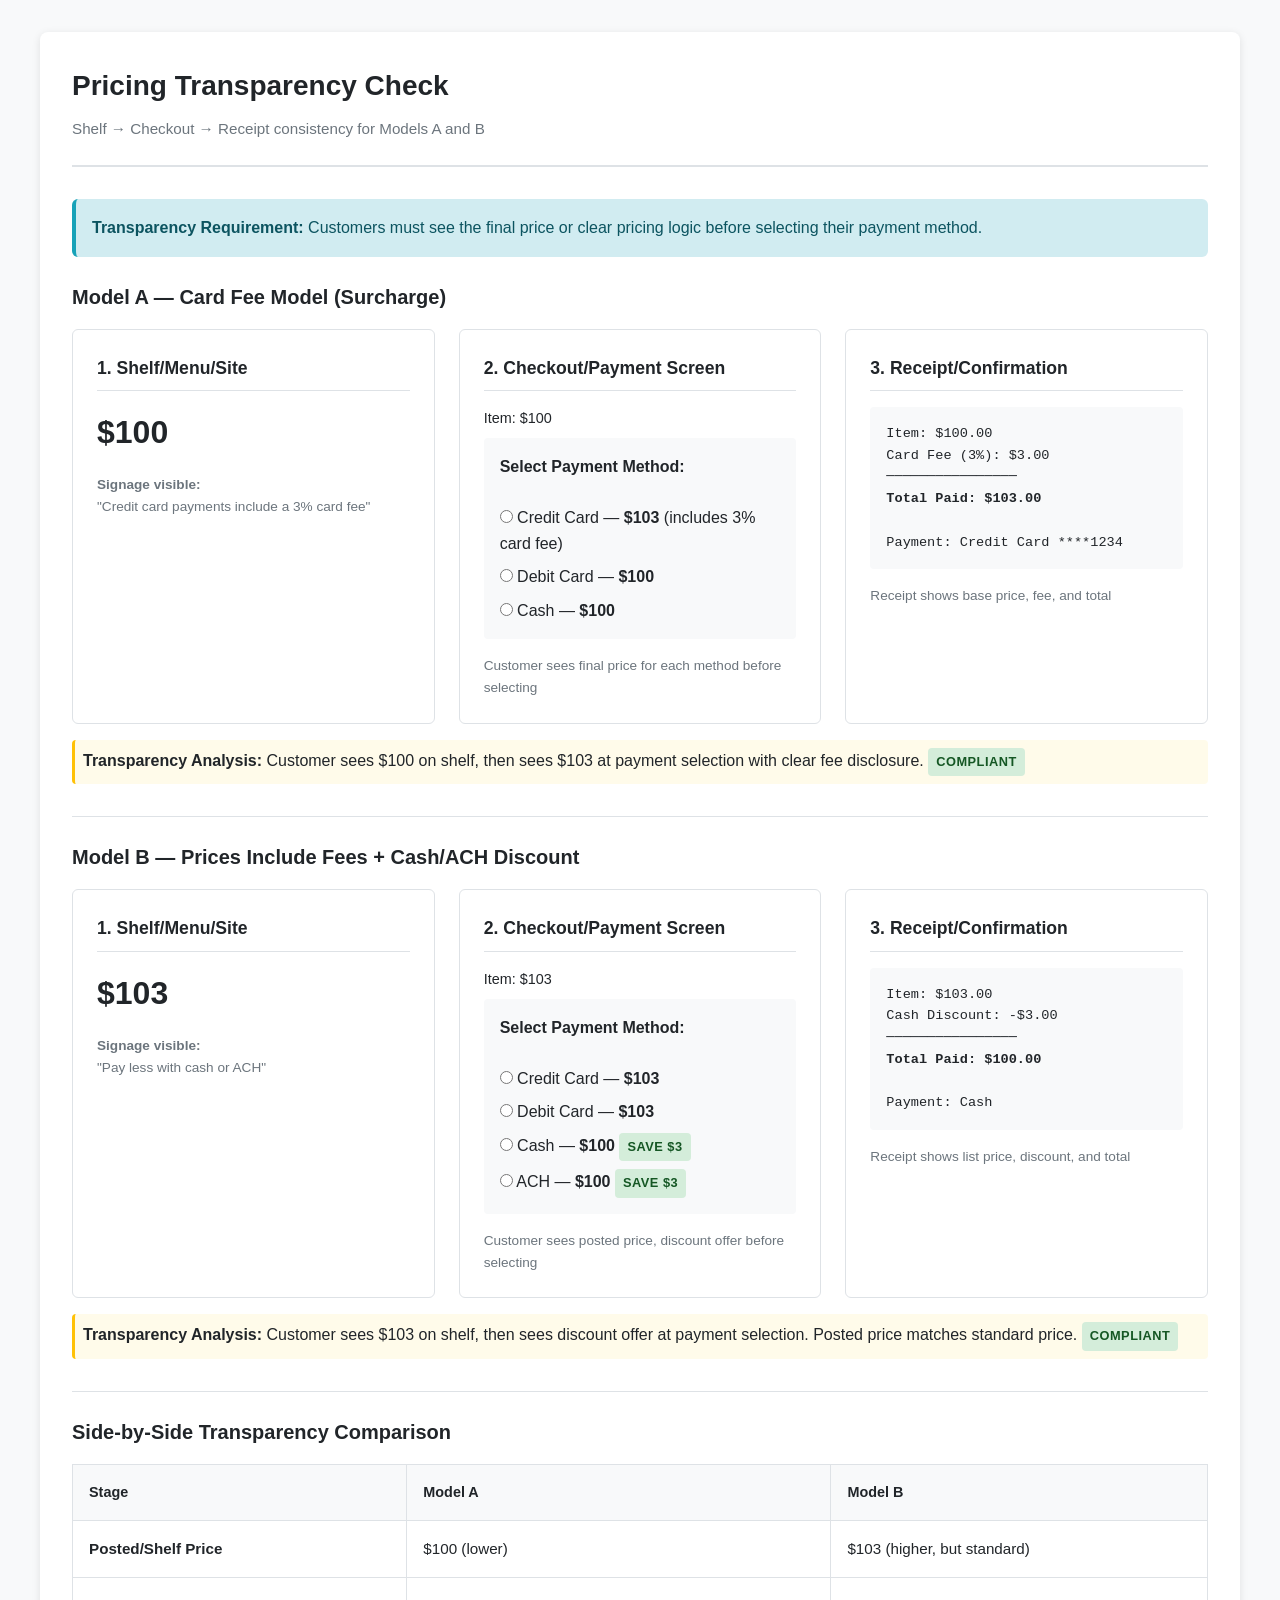
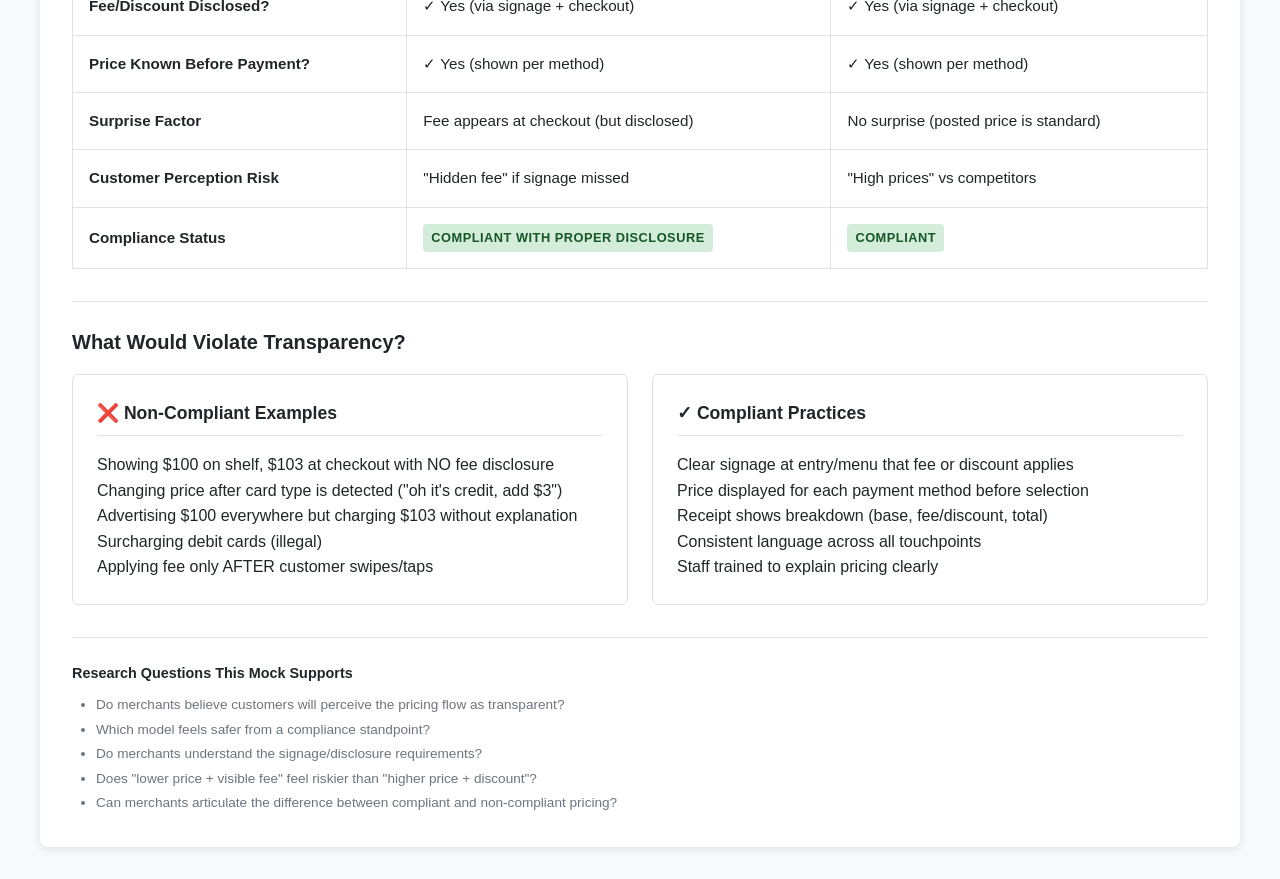
<file: mock_pack/mock_02_pricing_transparency.html>
<!DOCTYPE html>
<html lang="en">
<head>
  <meta charset="UTF-8">
  <meta name="viewport" content="width=device-width, initial-scale=1.0">
  <title>Mock 02 — Pricing Transparency</title>
  <link rel="stylesheet" href="styles.css">
</head>
<body>
  <div class="container">
    <div class="header">
      <h1>Pricing Transparency Check</h1>
      <div class="subtitle">Shelf → Checkout → Receipt consistency for Models A and B</div>
    </div>

    <div class="alert alert-info">
      <strong>Transparency Requirement:</strong> Customers must see the final price or clear pricing logic before selecting their payment method.
    </div>

    <div class="section">
      <div class="section-title">Model A — Card Fee Model (Surcharge)</div>

      <div class="grid grid-3">
        <div class="card">
          <div class="card-header">1. Shelf/Menu/Site</div>
          <div class="price-display">$100</div>
          <div class="card-note">
            <strong>Signage visible:</strong><br>
            "Credit card payments include a 3% card fee"
          </div>
        </div>

        <div class="card">
          <div class="card-header">2. Checkout/Payment Screen</div>
          <div style="margin: 1rem 0;">
            <div style="font-size: 0.9rem; margin-bottom: 0.5rem;">Item: $100</div>
            <div style="padding: 1rem; background: #f8f9fa; border-radius: 4px; margin-bottom: 1rem;">
              <strong>Select Payment Method:</strong><br><br>
              <label style="display: block; margin-bottom: 0.5rem;">
                <input type="radio" name="payment" value="credit">
                Credit Card — <strong>$103</strong> (includes 3% card fee)
              </label>
              <label style="display: block; margin-bottom: 0.5rem;">
                <input type="radio" name="payment" value="debit">
                Debit Card — <strong>$100</strong>
              </label>
              <label style="display: block;">
                <input type="radio" name="payment" value="cash">
                Cash — <strong>$100</strong>
              </label>
            </div>
          </div>
          <div class="card-note">
            Customer sees final price for each method before selecting
          </div>
        </div>

        <div class="card">
          <div class="card-header">3. Receipt/Confirmation</div>
          <div style="font-family: monospace; font-size: 0.85rem; background: #f8f9fa; padding: 1rem; border-radius: 4px; margin: 1rem 0;">
            Item: $100.00<br>
            Card Fee (3%): $3.00<br>
            ────────────────<br>
            <strong>Total Paid: $103.00</strong><br><br>
            Payment: Credit Card ****1234
          </div>
          <div class="card-note">
            Receipt shows base price, fee, and total
          </div>
        </div>
      </div>

      <div class="highlight" style="margin-top: 1rem;">
        <strong>Transparency Analysis:</strong> Customer sees $100 on shelf, then sees $103 at payment selection with clear fee disclosure. <span class="badge badge-success">Compliant</span>
      </div>
    </div>

    <div class="divider"></div>

    <div class="section">
      <div class="section-title">Model B — Prices Include Fees + Cash/ACH Discount</div>

      <div class="grid grid-3">
        <div class="card">
          <div class="card-header">1. Shelf/Menu/Site</div>
          <div class="price-display">$103</div>
          <div class="card-note">
            <strong>Signage visible:</strong><br>
            "Pay less with cash or ACH"
          </div>
        </div>

        <div class="card">
          <div class="card-header">2. Checkout/Payment Screen</div>
          <div style="margin: 1rem 0;">
            <div style="font-size: 0.9rem; margin-bottom: 0.5rem;">Item: $103</div>
            <div style="padding: 1rem; background: #f8f9fa; border-radius: 4px; margin-bottom: 1rem;">
              <strong>Select Payment Method:</strong><br><br>
              <label style="display: block; margin-bottom: 0.5rem;">
                <input type="radio" name="payment-b" value="credit">
                Credit Card — <strong>$103</strong>
              </label>
              <label style="display: block; margin-bottom: 0.5rem;">
                <input type="radio" name="payment-b" value="debit">
                Debit Card — <strong>$103</strong>
              </label>
              <label style="display: block; margin-bottom: 0.5rem;">
                <input type="radio" name="payment-b" value="cash">
                Cash — <strong>$100</strong> <span class="badge badge-success">Save $3</span>
              </label>
              <label style="display: block;">
                <input type="radio" name="payment-b" value="ach">
                ACH — <strong>$100</strong> <span class="badge badge-success">Save $3</span>
              </label>
            </div>
          </div>
          <div class="card-note">
            Customer sees posted price, discount offer before selecting
          </div>
        </div>

        <div class="card">
          <div class="card-header">3. Receipt/Confirmation</div>
          <div style="font-family: monospace; font-size: 0.85rem; background: #f8f9fa; padding: 1rem; border-radius: 4px; margin: 1rem 0;">
            Item: $103.00<br>
            Cash Discount: -$3.00<br>
            ────────────────<br>
            <strong>Total Paid: $100.00</strong><br><br>
            Payment: Cash
          </div>
          <div class="card-note">
            Receipt shows list price, discount, and total
          </div>
        </div>
      </div>

      <div class="highlight" style="margin-top: 1rem;">
        <strong>Transparency Analysis:</strong> Customer sees $103 on shelf, then sees discount offer at payment selection. Posted price matches standard price. <span class="badge badge-success">Compliant</span>
      </div>
    </div>

    <div class="divider"></div>

    <div class="section">
      <div class="section-title">Side-by-Side Transparency Comparison</div>

      <table class="comparison-table">
        <thead>
          <tr>
            <th>Stage</th>
            <th>Model A</th>
            <th>Model B</th>
          </tr>
        </thead>
        <tbody>
          <tr>
            <td><strong>Posted/Shelf Price</strong></td>
            <td>$100 (lower)</td>
            <td>$103 (higher, but standard)</td>
          </tr>
          <tr>
            <td><strong>Fee/Discount Disclosed?</strong></td>
            <td>✓ Yes (via signage + checkout)</td>
            <td>✓ Yes (via signage + checkout)</td>
          </tr>
          <tr>
            <td><strong>Price Known Before Payment?</strong></td>
            <td>✓ Yes (shown per method)</td>
            <td>✓ Yes (shown per method)</td>
          </tr>
          <tr>
            <td><strong>Surprise Factor</strong></td>
            <td>Fee appears at checkout (but disclosed)</td>
            <td>No surprise (posted price is standard)</td>
          </tr>
          <tr>
            <td><strong>Customer Perception Risk</strong></td>
            <td>"Hidden fee" if signage missed</td>
            <td>"High prices" vs competitors</td>
          </tr>
          <tr>
            <td><strong>Compliance Status</strong></td>
            <td><span class="badge badge-success">Compliant with proper disclosure</span></td>
            <td><span class="badge badge-success">Compliant</span></td>
          </tr>
        </tbody>
      </table>
    </div>

    <div class="divider"></div>

    <div class="section">
      <div class="section-title">What Would Violate Transparency?</div>

      <div class="grid grid-2">
        <div class="card">
          <div class="card-header">❌ Non-Compliant Examples</div>
          <ul class="list list-cross">
            <li>Showing $100 on shelf, $103 at checkout with NO fee disclosure</li>
            <li>Changing price after card type is detected ("oh it's credit, add $3")</li>
            <li>Advertising $100 everywhere but charging $103 without explanation</li>
            <li>Surcharging debit cards (illegal)</li>
            <li>Applying fee only AFTER customer swipes/taps</li>
          </ul>
        </div>

        <div class="card">
          <div class="card-header">✓ Compliant Practices</div>
          <ul class="list list-check">
            <li>Clear signage at entry/menu that fee or discount applies</li>
            <li>Price displayed for each payment method before selection</li>
            <li>Receipt shows breakdown (base, fee/discount, total)</li>
            <li>Consistent language across all touchpoints</li>
            <li>Staff trained to explain pricing clearly</li>
          </ul>
        </div>
      </div>
    </div>

    <div class="footer">
      <div class="footer-title">Research Questions This Mock Supports</div>
      <div class="footer-content">
        <ul>
          <li>Do merchants believe customers will perceive the pricing flow as transparent?</li>
          <li>Which model feels safer from a compliance standpoint?</li>
          <li>Do merchants understand the signage/disclosure requirements?</li>
          <li>Does "lower price + visible fee" feel riskier than "higher price + discount"?</li>
          <li>Can merchants articulate the difference between compliant and non-compliant pricing?</li>
        </ul>
      </div>
    </div>
  </div>
</body>
</html>
</file>
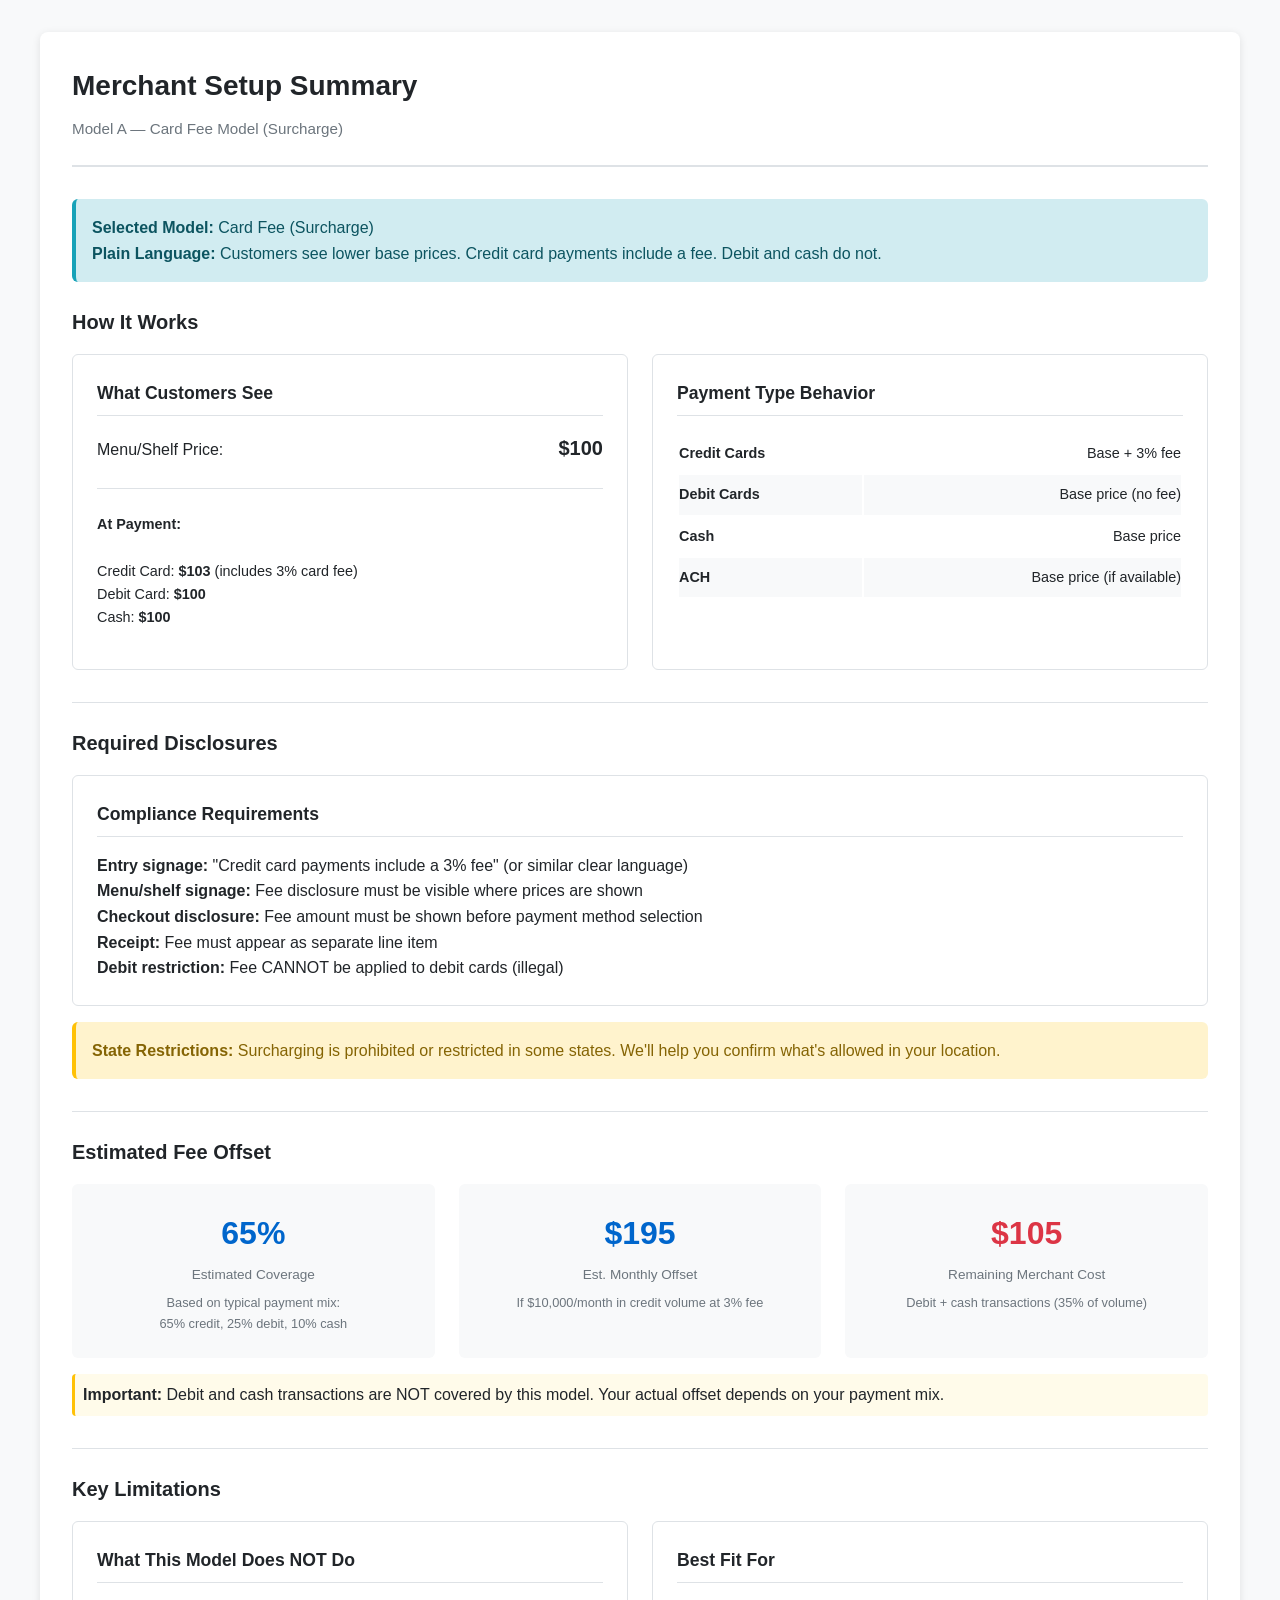
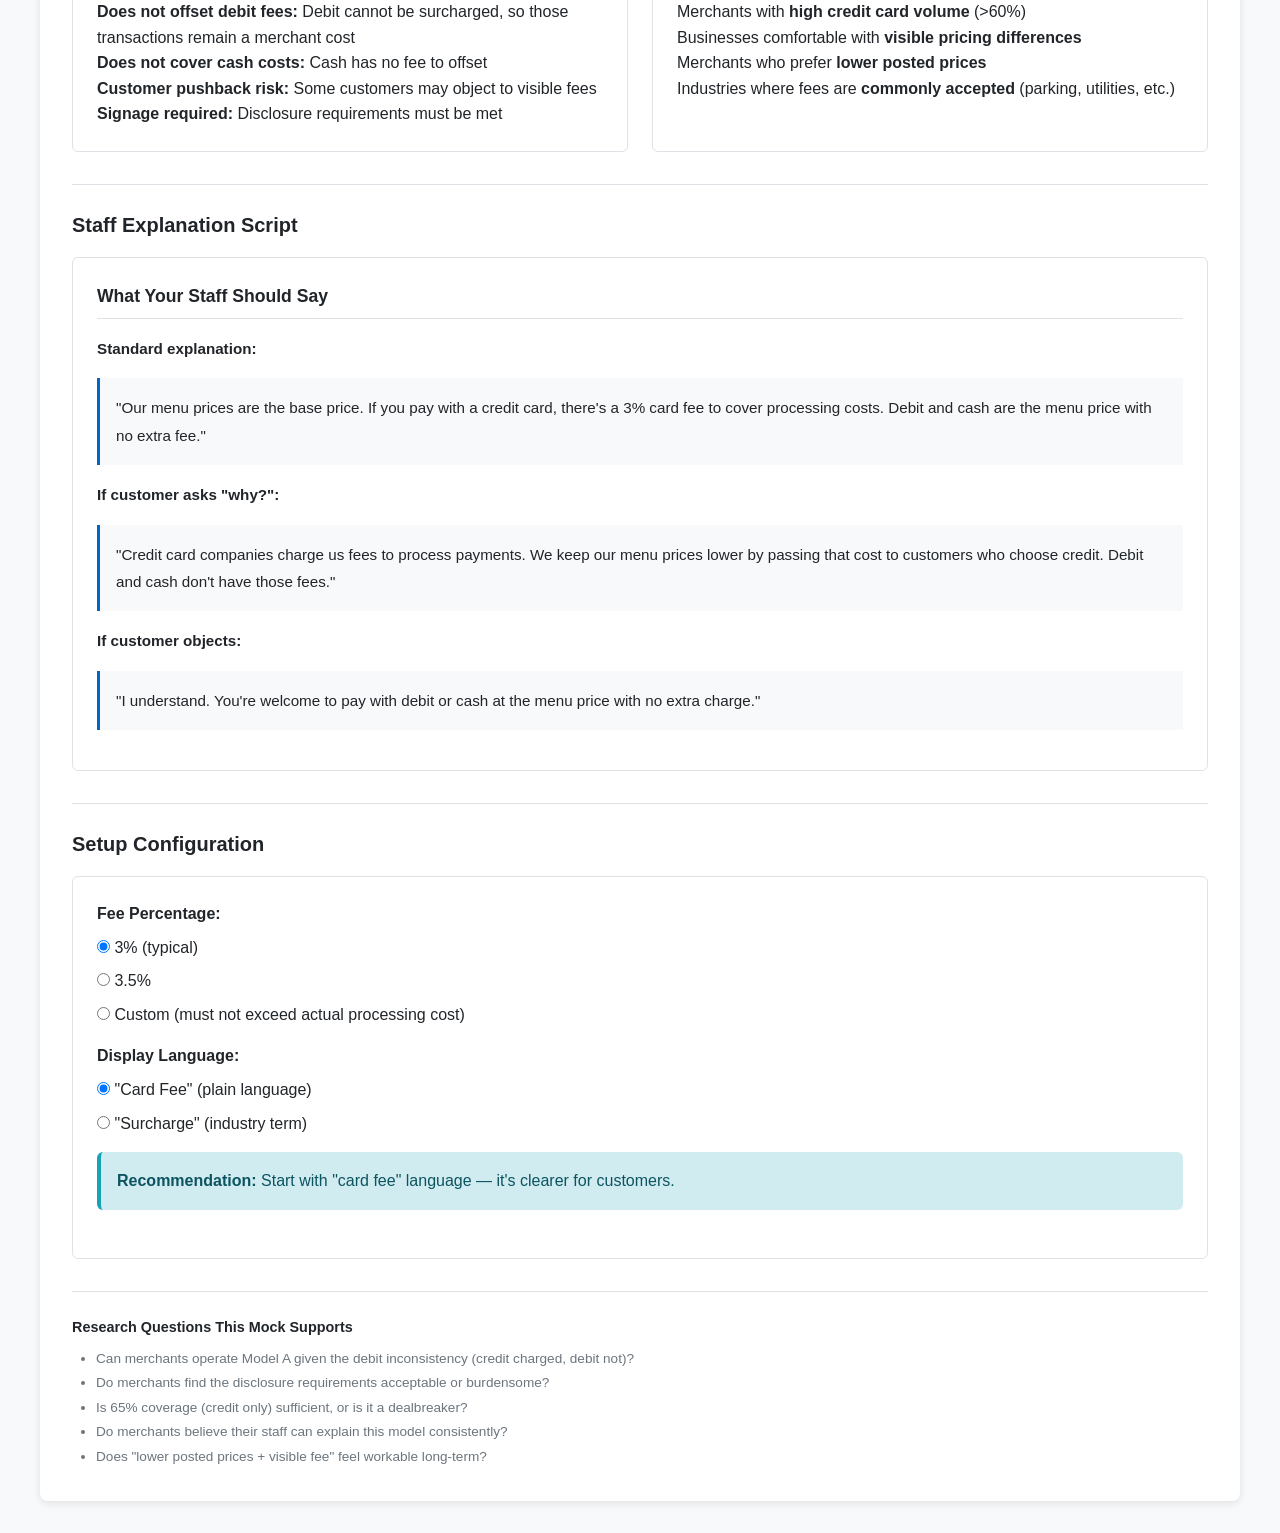
<file: mock_pack/mock_03_merchant_setup_model_a.html>
<!DOCTYPE html>
<html lang="en">
<head>
  <meta charset="UTF-8">
  <meta name="viewport" content="width=device-width, initial-scale=1.0">
  <title>Mock 03 — Merchant Setup: Model A</title>
  <link rel="stylesheet" href="styles.css">
</head>
<body>
  <div class="container">
    <div class="header">
      <h1>Merchant Setup Summary</h1>
      <div class="subtitle">Model A — Card Fee Model (Surcharge)</div>
    </div>

    <div class="alert alert-info">
      <strong>Selected Model:</strong> Card Fee (Surcharge)<br>
      <strong>Plain Language:</strong> Customers see lower base prices. Credit card payments include a fee. Debit and cash do not.
    </div>

    <div class="section">
      <div class="section-title">How It Works</div>

      <div class="grid grid-2">
        <div class="card">
          <div class="card-header">What Customers See</div>
          <div style="margin: 1rem 0;">
            <div class="label-row">
              <span>Menu/Shelf Price:</span>
              <span class="price-display-small">$100</span>
            </div>
            <div class="divider"></div>
            <div style="font-size: 0.9rem;">
              <strong>At Payment:</strong><br><br>
              Credit Card: <strong>$103</strong> (includes 3% card fee)<br>
              Debit Card: <strong>$100</strong><br>
              Cash: <strong>$100</strong>
            </div>
          </div>
        </div>

        <div class="card">
          <div class="card-header">Payment Type Behavior</div>
          <table style="width: 100%; font-size: 0.9rem;">
            <tr>
              <td style="padding: 0.5rem 0;"><strong>Credit Cards</strong></td>
              <td style="padding: 0.5rem 0; text-align: right;">Base + 3% fee</td>
            </tr>
            <tr style="background: #f8f9fa;">
              <td style="padding: 0.5rem 0;"><strong>Debit Cards</strong></td>
              <td style="padding: 0.5rem 0; text-align: right;">Base price (no fee)</td>
            </tr>
            <tr>
              <td style="padding: 0.5rem 0;"><strong>Cash</strong></td>
              <td style="padding: 0.5rem 0; text-align: right;">Base price</td>
            </tr>
            <tr style="background: #f8f9fa;">
              <td style="padding: 0.5rem 0;"><strong>ACH</strong></td>
              <td style="padding: 0.5rem 0; text-align: right;">Base price (if available)</td>
            </tr>
          </table>
        </div>
      </div>
    </div>

    <div class="divider"></div>

    <div class="section">
      <div class="section-title">Required Disclosures</div>

      <div class="card">
        <div class="card-header">Compliance Requirements</div>
        <ul class="list">
          <li><strong>Entry signage:</strong> "Credit card payments include a 3% fee" (or similar clear language)</li>
          <li><strong>Menu/shelf signage:</strong> Fee disclosure must be visible where prices are shown</li>
          <li><strong>Checkout disclosure:</strong> Fee amount must be shown before payment method selection</li>
          <li><strong>Receipt:</strong> Fee must appear as separate line item</li>
          <li><strong>Debit restriction:</strong> Fee CANNOT be applied to debit cards (illegal)</li>
        </ul>
      </div>

      <div class="alert alert-warning" style="margin-top: 1rem;">
        <strong>State Restrictions:</strong> Surcharging is prohibited or restricted in some states. We'll help you confirm what's allowed in your location.
      </div>
    </div>

    <div class="divider"></div>

    <div class="section">
      <div class="section-title">Estimated Fee Offset</div>

      <div class="grid grid-3">
        <div class="stat-card">
          <span class="stat-value">65%</span>
          <div class="stat-label">Estimated Coverage</div>
          <div style="font-size: 0.8rem; color: #6c757d; margin-top: 0.5rem;">
            Based on typical payment mix:<br>
            65% credit, 25% debit, 10% cash
          </div>
        </div>

        <div class="stat-card">
          <span class="stat-value">$195</span>
          <div class="stat-label">Est. Monthly Offset</div>
          <div style="font-size: 0.8rem; color: #6c757d; margin-top: 0.5rem;">
            If $10,000/month in credit volume at 3% fee
          </div>
        </div>

        <div class="stat-card">
          <span class="stat-value" style="color: #dc3545;">$105</span>
          <div class="stat-label">Remaining Merchant Cost</div>
          <div style="font-size: 0.8rem; color: #6c757d; margin-top: 0.5rem;">
            Debit + cash transactions (35% of volume)
          </div>
        </div>
      </div>

      <div class="highlight" style="margin-top: 1rem;">
        <strong>Important:</strong> Debit and cash transactions are NOT covered by this model. Your actual offset depends on your payment mix.
      </div>
    </div>

    <div class="divider"></div>

    <div class="section">
      <div class="section-title">Key Limitations</div>

      <div class="grid grid-2">
        <div class="card">
          <div class="card-header">What This Model Does NOT Do</div>
          <ul class="list list-cross">
            <li><strong>Does not offset debit fees:</strong> Debit cannot be surcharged, so those transactions remain a merchant cost</li>
            <li><strong>Does not cover cash costs:</strong> Cash has no fee to offset</li>
            <li><strong>Customer pushback risk:</strong> Some customers may object to visible fees</li>
            <li><strong>Signage required:</strong> Disclosure requirements must be met</li>
          </ul>
        </div>

        <div class="card">
          <div class="card-header">Best Fit For</div>
          <ul class="list list-check">
            <li>Merchants with <strong>high credit card volume</strong> (>60%)</li>
            <li>Businesses comfortable with <strong>visible pricing differences</strong></li>
            <li>Merchants who prefer <strong>lower posted prices</strong></li>
            <li>Industries where fees are <strong>commonly accepted</strong> (parking, utilities, etc.)</li>
          </ul>
        </div>
      </div>
    </div>

    <div class="divider"></div>

    <div class="section">
      <div class="section-title">Staff Explanation Script</div>

      <div class="card">
        <div class="card-header">What Your Staff Should Say</div>
        <div style="font-size: 0.95rem; line-height: 1.8;">
          <p><strong>Standard explanation:</strong></p>
          <p style="background: #f8f9fa; padding: 1rem; border-left: 3px solid #0066cc; margin: 1rem 0;">
            "Our menu prices are the base price. If you pay with a credit card, there's a 3% card fee to cover processing costs. Debit and cash are the menu price with no extra fee."
          </p>

          <p><strong>If customer asks "why?":</strong></p>
          <p style="background: #f8f9fa; padding: 1rem; border-left: 3px solid #0066cc; margin: 1rem 0;">
            "Credit card companies charge us fees to process payments. We keep our menu prices lower by passing that cost to customers who choose credit. Debit and cash don't have those fees."
          </p>

          <p><strong>If customer objects:</strong></p>
          <p style="background: #f8f9fa; padding: 1rem; border-left: 3px solid #0066cc; margin: 1rem 0;">
            "I understand. You're welcome to pay with debit or cash at the menu price with no extra charge."
          </p>
        </div>
      </div>
    </div>

    <div class="divider"></div>

    <div class="section">
      <div class="section-title">Setup Configuration</div>

      <div class="card">
        <div style="margin-bottom: 1rem;">
          <strong>Fee Percentage:</strong>
          <div style="margin-top: 0.5rem;">
            <label style="display: block; margin-bottom: 0.5rem;">
              <input type="radio" name="fee" value="3" checked> 3% (typical)
            </label>
            <label style="display: block; margin-bottom: 0.5rem;">
              <input type="radio" name="fee" value="3.5"> 3.5%
            </label>
            <label style="display: block;">
              <input type="radio" name="fee" value="custom"> Custom (must not exceed actual processing cost)
            </label>
          </div>
        </div>

        <div style="margin-bottom: 1rem;">
          <strong>Display Language:</strong>
          <div style="margin-top: 0.5rem;">
            <label style="display: block; margin-bottom: 0.5rem;">
              <input type="radio" name="language" value="card-fee" checked> "Card Fee" (plain language)
            </label>
            <label style="display: block;">
              <input type="radio" name="language" value="surcharge"> "Surcharge" (industry term)
            </label>
          </div>
        </div>

        <div class="alert alert-info">
          <strong>Recommendation:</strong> Start with "card fee" language — it's clearer for customers.
        </div>
      </div>
    </div>

    <div class="footer">
      <div class="footer-title">Research Questions This Mock Supports</div>
      <div class="footer-content">
        <ul>
          <li>Can merchants operate Model A given the debit inconsistency (credit charged, debit not)?</li>
          <li>Do merchants find the disclosure requirements acceptable or burdensome?</li>
          <li>Is 65% coverage (credit only) sufficient, or is it a dealbreaker?</li>
          <li>Do merchants believe their staff can explain this model consistently?</li>
          <li>Does "lower posted prices + visible fee" feel workable long-term?</li>
        </ul>
      </div>
    </div>
  </div>
</body>
</html>
</file>
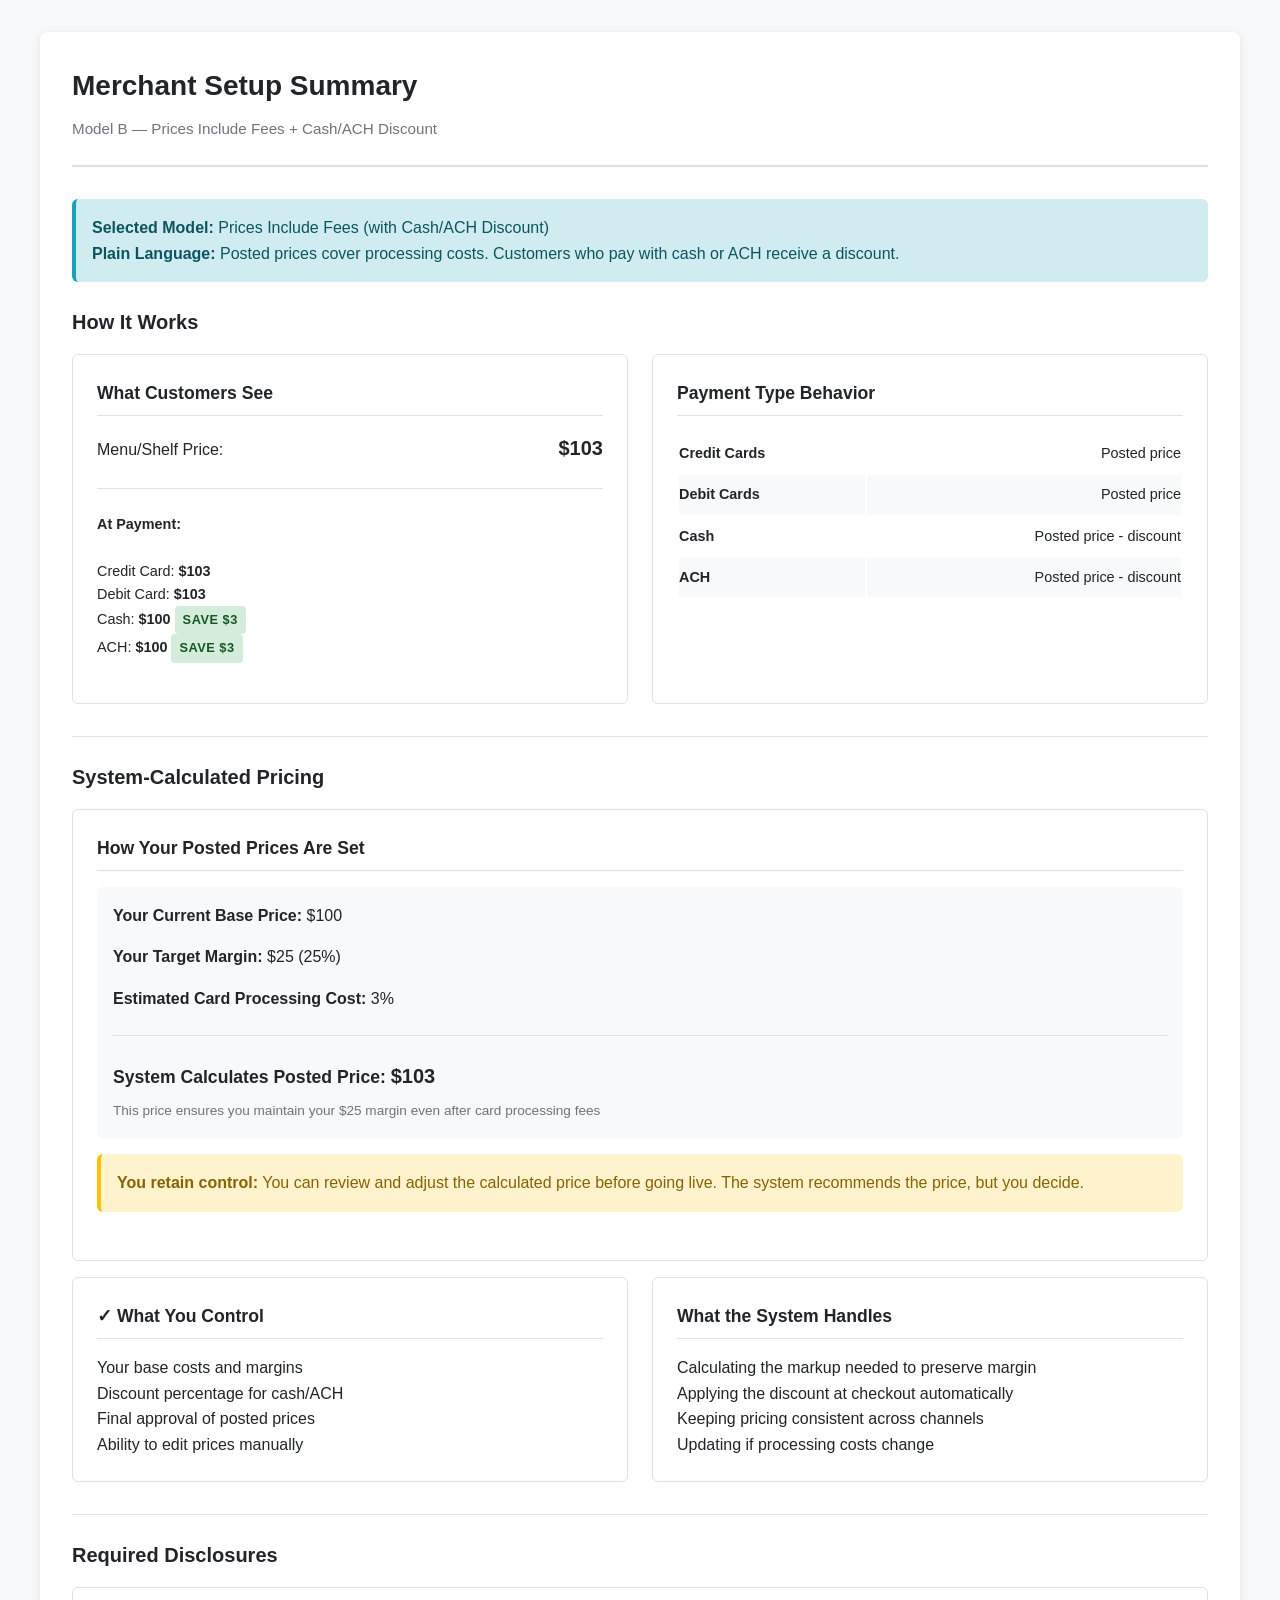
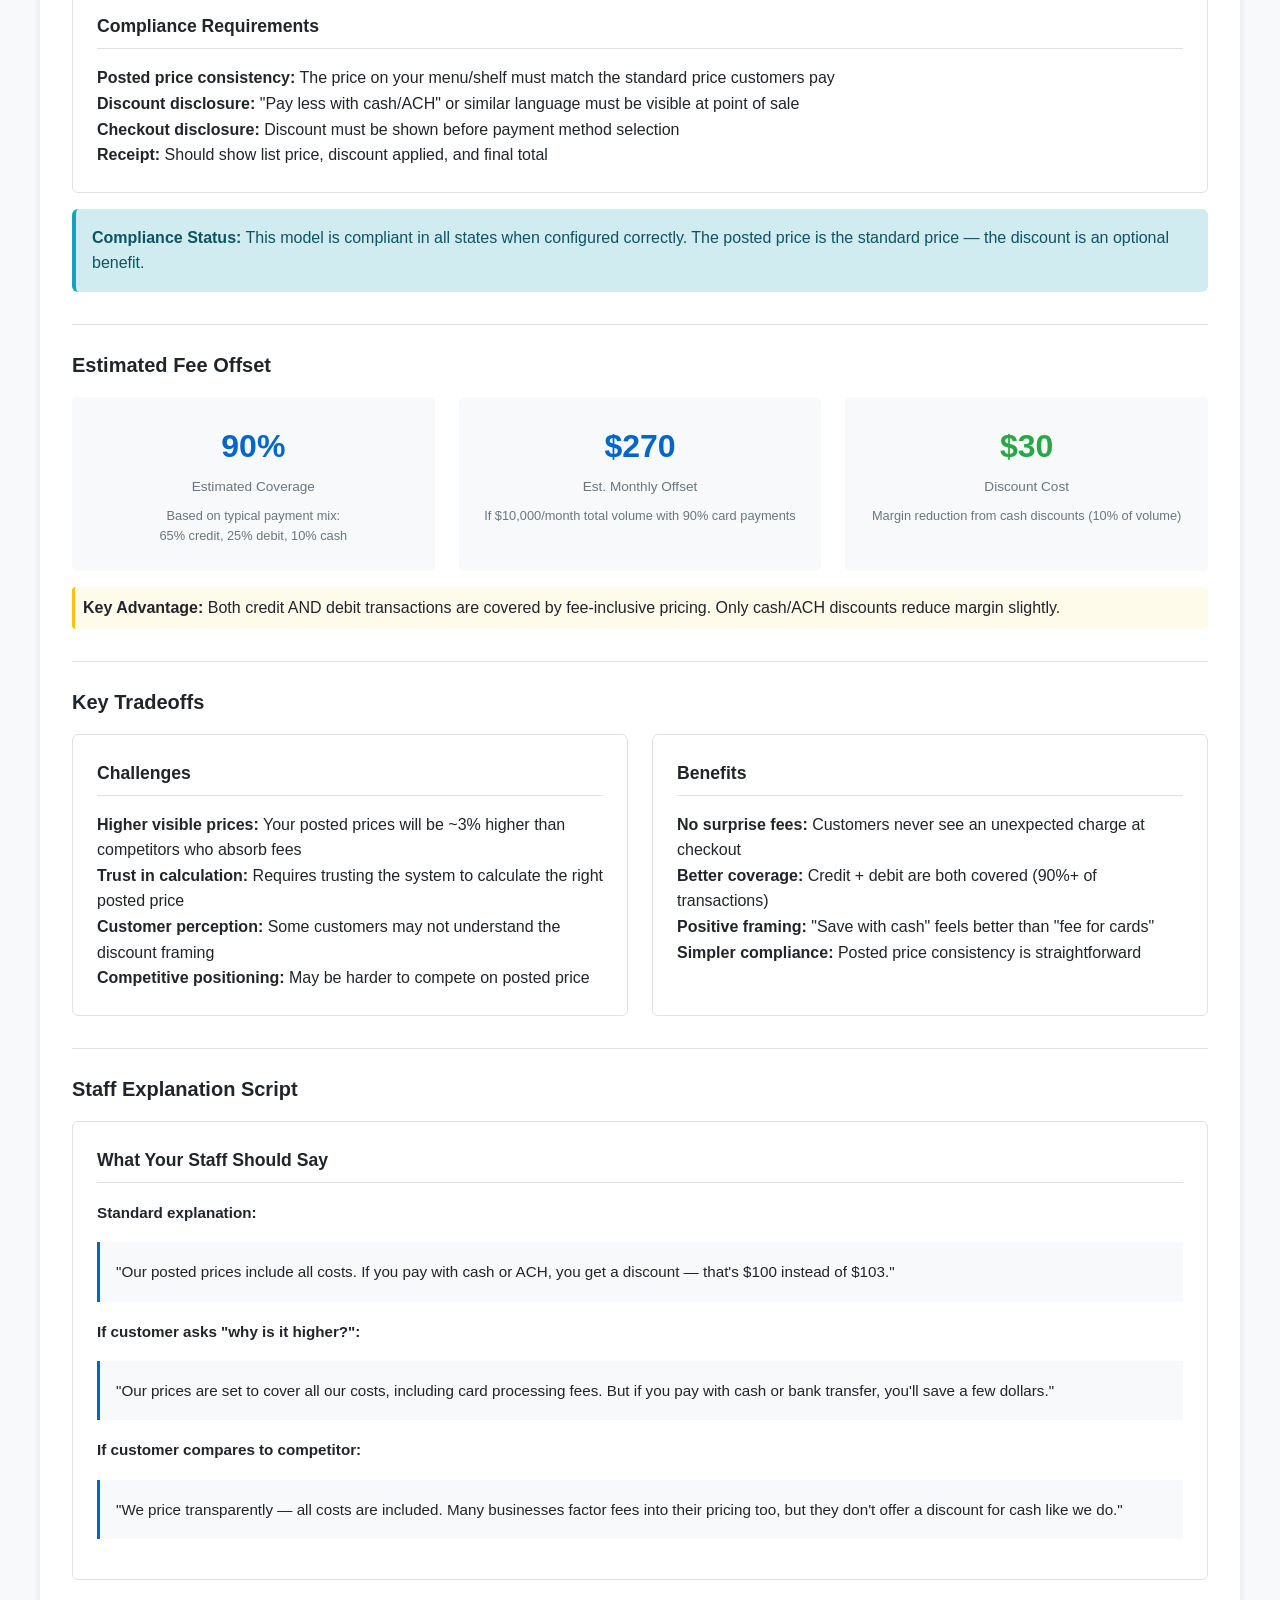
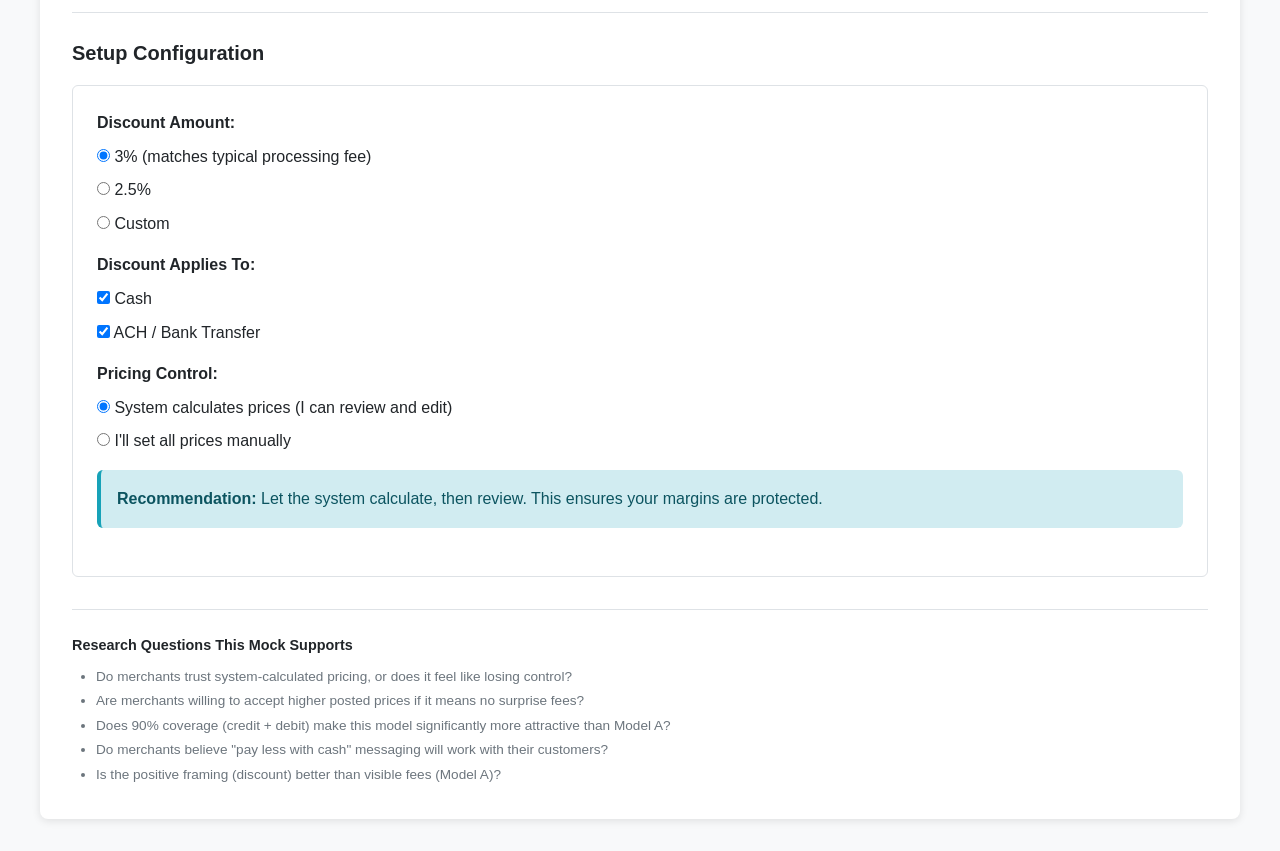
<file: mock_pack/mock_04_merchant_setup_model_b.html>
<!DOCTYPE html>
<html lang="en">
<head>
  <meta charset="UTF-8">
  <meta name="viewport" content="width=device-width, initial-scale=1.0">
  <title>Mock 04 — Merchant Setup: Model B</title>
  <link rel="stylesheet" href="styles.css">
</head>
<body>
  <div class="container">
    <div class="header">
      <h1>Merchant Setup Summary</h1>
      <div class="subtitle">Model B — Prices Include Fees + Cash/ACH Discount</div>
    </div>

    <div class="alert alert-info">
      <strong>Selected Model:</strong> Prices Include Fees (with Cash/ACH Discount)<br>
      <strong>Plain Language:</strong> Posted prices cover processing costs. Customers who pay with cash or ACH receive a discount.
    </div>

    <div class="section">
      <div class="section-title">How It Works</div>

      <div class="grid grid-2">
        <div class="card">
          <div class="card-header">What Customers See</div>
          <div style="margin: 1rem 0;">
            <div class="label-row">
              <span>Menu/Shelf Price:</span>
              <span class="price-display-small">$103</span>
            </div>
            <div class="divider"></div>
            <div style="font-size: 0.9rem;">
              <strong>At Payment:</strong><br><br>
              Credit Card: <strong>$103</strong><br>
              Debit Card: <strong>$103</strong><br>
              Cash: <strong>$100</strong> <span class="badge badge-success">Save $3</span><br>
              ACH: <strong>$100</strong> <span class="badge badge-success">Save $3</span>
            </div>
          </div>
        </div>

        <div class="card">
          <div class="card-header">Payment Type Behavior</div>
          <table style="width: 100%; font-size: 0.9rem;">
            <tr>
              <td style="padding: 0.5rem 0;"><strong>Credit Cards</strong></td>
              <td style="padding: 0.5rem 0; text-align: right;">Posted price</td>
            </tr>
            <tr style="background: #f8f9fa;">
              <td style="padding: 0.5rem 0;"><strong>Debit Cards</strong></td>
              <td style="padding: 0.5rem 0; text-align: right;">Posted price</td>
            </tr>
            <tr>
              <td style="padding: 0.5rem 0;"><strong>Cash</strong></td>
              <td style="padding: 0.5rem 0; text-align: right;">Posted price - discount</td>
            </tr>
            <tr style="background: #f8f9fa;">
              <td style="padding: 0.5rem 0;"><strong>ACH</strong></td>
              <td style="padding: 0.5rem 0; text-align: right;">Posted price - discount</td>
            </tr>
          </table>
        </div>
      </div>
    </div>

    <div class="divider"></div>

    <div class="section">
      <div class="section-title">System-Calculated Pricing</div>

      <div class="card">
        <div class="card-header">How Your Posted Prices Are Set</div>

        <div style="margin: 1rem 0; padding: 1rem; background: #f8f9fa; border-radius: 6px;">
          <div style="margin-bottom: 1rem;">
            <strong>Your Current Base Price:</strong> $100
          </div>
          <div style="margin-bottom: 1rem;">
            <strong>Your Target Margin:</strong> $25 (25%)
          </div>
          <div style="margin-bottom: 1rem;">
            <strong>Estimated Card Processing Cost:</strong> 3%
          </div>
          <div class="divider"></div>
          <div style="font-size: 1.1rem;">
            <strong>System Calculates Posted Price:</strong> <span class="price-display-small">$103</span>
          </div>
          <div style="font-size: 0.85rem; color: #6c757d; margin-top: 0.5rem;">
            This price ensures you maintain your $25 margin even after card processing fees
          </div>
        </div>

        <div class="alert alert-warning">
          <strong>You retain control:</strong> You can review and adjust the calculated price before going live. The system recommends the price, but you decide.
        </div>
      </div>

      <div class="grid grid-2" style="margin-top: 1rem;">
        <div class="card">
          <div class="card-header">✓ What You Control</div>
          <ul class="list list-check">
            <li>Your base costs and margins</li>
            <li>Discount percentage for cash/ACH</li>
            <li>Final approval of posted prices</li>
            <li>Ability to edit prices manually</li>
          </ul>
        </div>

        <div class="card">
          <div class="card-header">What the System Handles</div>
          <ul class="list">
            <li>Calculating the markup needed to preserve margin</li>
            <li>Applying the discount at checkout automatically</li>
            <li>Keeping pricing consistent across channels</li>
            <li>Updating if processing costs change</li>
          </ul>
        </div>
      </div>
    </div>

    <div class="divider"></div>

    <div class="section">
      <div class="section-title">Required Disclosures</div>

      <div class="card">
        <div class="card-header">Compliance Requirements</div>
        <ul class="list">
          <li><strong>Posted price consistency:</strong> The price on your menu/shelf must match the standard price customers pay</li>
          <li><strong>Discount disclosure:</strong> "Pay less with cash/ACH" or similar language must be visible at point of sale</li>
          <li><strong>Checkout disclosure:</strong> Discount must be shown before payment method selection</li>
          <li><strong>Receipt:</strong> Should show list price, discount applied, and final total</li>
        </ul>
      </div>

      <div class="alert alert-info" style="margin-top: 1rem;">
        <strong>Compliance Status:</strong> This model is compliant in all states when configured correctly. The posted price is the standard price — the discount is an optional benefit.
      </div>
    </div>

    <div class="divider"></div>

    <div class="section">
      <div class="section-title">Estimated Fee Offset</div>

      <div class="grid grid-3">
        <div class="stat-card">
          <span class="stat-value">90%</span>
          <div class="stat-label">Estimated Coverage</div>
          <div style="font-size: 0.8rem; color: #6c757d; margin-top: 0.5rem;">
            Based on typical payment mix:<br>
            65% credit, 25% debit, 10% cash
          </div>
        </div>

        <div class="stat-card">
          <span class="stat-value">$270</span>
          <div class="stat-label">Est. Monthly Offset</div>
          <div style="font-size: 0.8rem; color: #6c757d; margin-top: 0.5rem;">
            If $10,000/month total volume with 90% card payments
          </div>
        </div>

        <div class="stat-card">
          <span class="stat-value" style="color: #28a745;">$30</span>
          <div class="stat-label">Discount Cost</div>
          <div style="font-size: 0.8rem; color: #6c757d; margin-top: 0.5rem;">
            Margin reduction from cash discounts (10% of volume)
          </div>
        </div>
      </div>

      <div class="highlight" style="margin-top: 1rem;">
        <strong>Key Advantage:</strong> Both credit AND debit transactions are covered by fee-inclusive pricing. Only cash/ACH discounts reduce margin slightly.
      </div>
    </div>

    <div class="divider"></div>

    <div class="section">
      <div class="section-title">Key Tradeoffs</div>

      <div class="grid grid-2">
        <div class="card">
          <div class="card-header">Challenges</div>
          <ul class="list list-cross">
            <li><strong>Higher visible prices:</strong> Your posted prices will be ~3% higher than competitors who absorb fees</li>
            <li><strong>Trust in calculation:</strong> Requires trusting the system to calculate the right posted price</li>
            <li><strong>Customer perception:</strong> Some customers may not understand the discount framing</li>
            <li><strong>Competitive positioning:</strong> May be harder to compete on posted price</li>
          </ul>
        </div>

        <div class="card">
          <div class="card-header">Benefits</div>
          <ul class="list list-check">
            <li><strong>No surprise fees:</strong> Customers never see an unexpected charge at checkout</li>
            <li><strong>Better coverage:</strong> Credit + debit are both covered (90%+ of transactions)</li>
            <li><strong>Positive framing:</strong> "Save with cash" feels better than "fee for cards"</li>
            <li><strong>Simpler compliance:</strong> Posted price consistency is straightforward</li>
          </ul>
        </div>
      </div>
    </div>

    <div class="divider"></div>

    <div class="section">
      <div class="section-title">Staff Explanation Script</div>

      <div class="card">
        <div class="card-header">What Your Staff Should Say</div>
        <div style="font-size: 0.95rem; line-height: 1.8;">
          <p><strong>Standard explanation:</strong></p>
          <p style="background: #f8f9fa; padding: 1rem; border-left: 3px solid #0066cc; margin: 1rem 0;">
            "Our posted prices include all costs. If you pay with cash or ACH, you get a discount — that's $100 instead of $103."
          </p>

          <p><strong>If customer asks "why is it higher?":</strong></p>
          <p style="background: #f8f9fa; padding: 1rem; border-left: 3px solid #0066cc; margin: 1rem 0;">
            "Our prices are set to cover all our costs, including card processing fees. But if you pay with cash or bank transfer, you'll save a few dollars."
          </p>

          <p><strong>If customer compares to competitor:</strong></p>
          <p style="background: #f8f9fa; padding: 1rem; border-left: 3px solid #0066cc; margin: 1rem 0;">
            "We price transparently — all costs are included. Many businesses factor fees into their pricing too, but they don't offer a discount for cash like we do."
          </p>
        </div>
      </div>
    </div>

    <div class="divider"></div>

    <div class="section">
      <div class="section-title">Setup Configuration</div>

      <div class="card">
        <div style="margin-bottom: 1rem;">
          <strong>Discount Amount:</strong>
          <div style="margin-top: 0.5rem;">
            <label style="display: block; margin-bottom: 0.5rem;">
              <input type="radio" name="discount" value="3" checked> 3% (matches typical processing fee)
            </label>
            <label style="display: block; margin-bottom: 0.5rem;">
              <input type="radio" name="discount" value="2.5"> 2.5%
            </label>
            <label style="display: block;">
              <input type="radio" name="discount" value="custom"> Custom
            </label>
          </div>
        </div>

        <div style="margin-bottom: 1rem;">
          <strong>Discount Applies To:</strong>
          <div style="margin-top: 0.5rem;">
            <label style="display: block; margin-bottom: 0.5rem;">
              <input type="checkbox" name="discount-cash" checked> Cash
            </label>
            <label style="display: block;">
              <input type="checkbox" name="discount-ach" checked> ACH / Bank Transfer
            </label>
          </div>
        </div>

        <div style="margin-bottom: 1rem;">
          <strong>Pricing Control:</strong>
          <div style="margin-top: 0.5rem;">
            <label style="display: block; margin-bottom: 0.5rem;">
              <input type="radio" name="control" value="auto" checked> System calculates prices (I can review and edit)
            </label>
            <label style="display: block;">
              <input type="radio" name="control" value="manual"> I'll set all prices manually
            </label>
          </div>
        </div>

        <div class="alert alert-info">
          <strong>Recommendation:</strong> Let the system calculate, then review. This ensures your margins are protected.
        </div>
      </div>
    </div>

    <div class="footer">
      <div class="footer-title">Research Questions This Mock Supports</div>
      <div class="footer-content">
        <ul>
          <li>Do merchants trust system-calculated pricing, or does it feel like losing control?</li>
          <li>Are merchants willing to accept higher posted prices if it means no surprise fees?</li>
          <li>Does 90% coverage (credit + debit) make this model significantly more attractive than Model A?</li>
          <li>Do merchants believe "pay less with cash" messaging will work with their customers?</li>
          <li>Is the positive framing (discount) better than visible fees (Model A)?</li>
        </ul>
      </div>
    </div>
  </div>
</body>
</html>
</file>
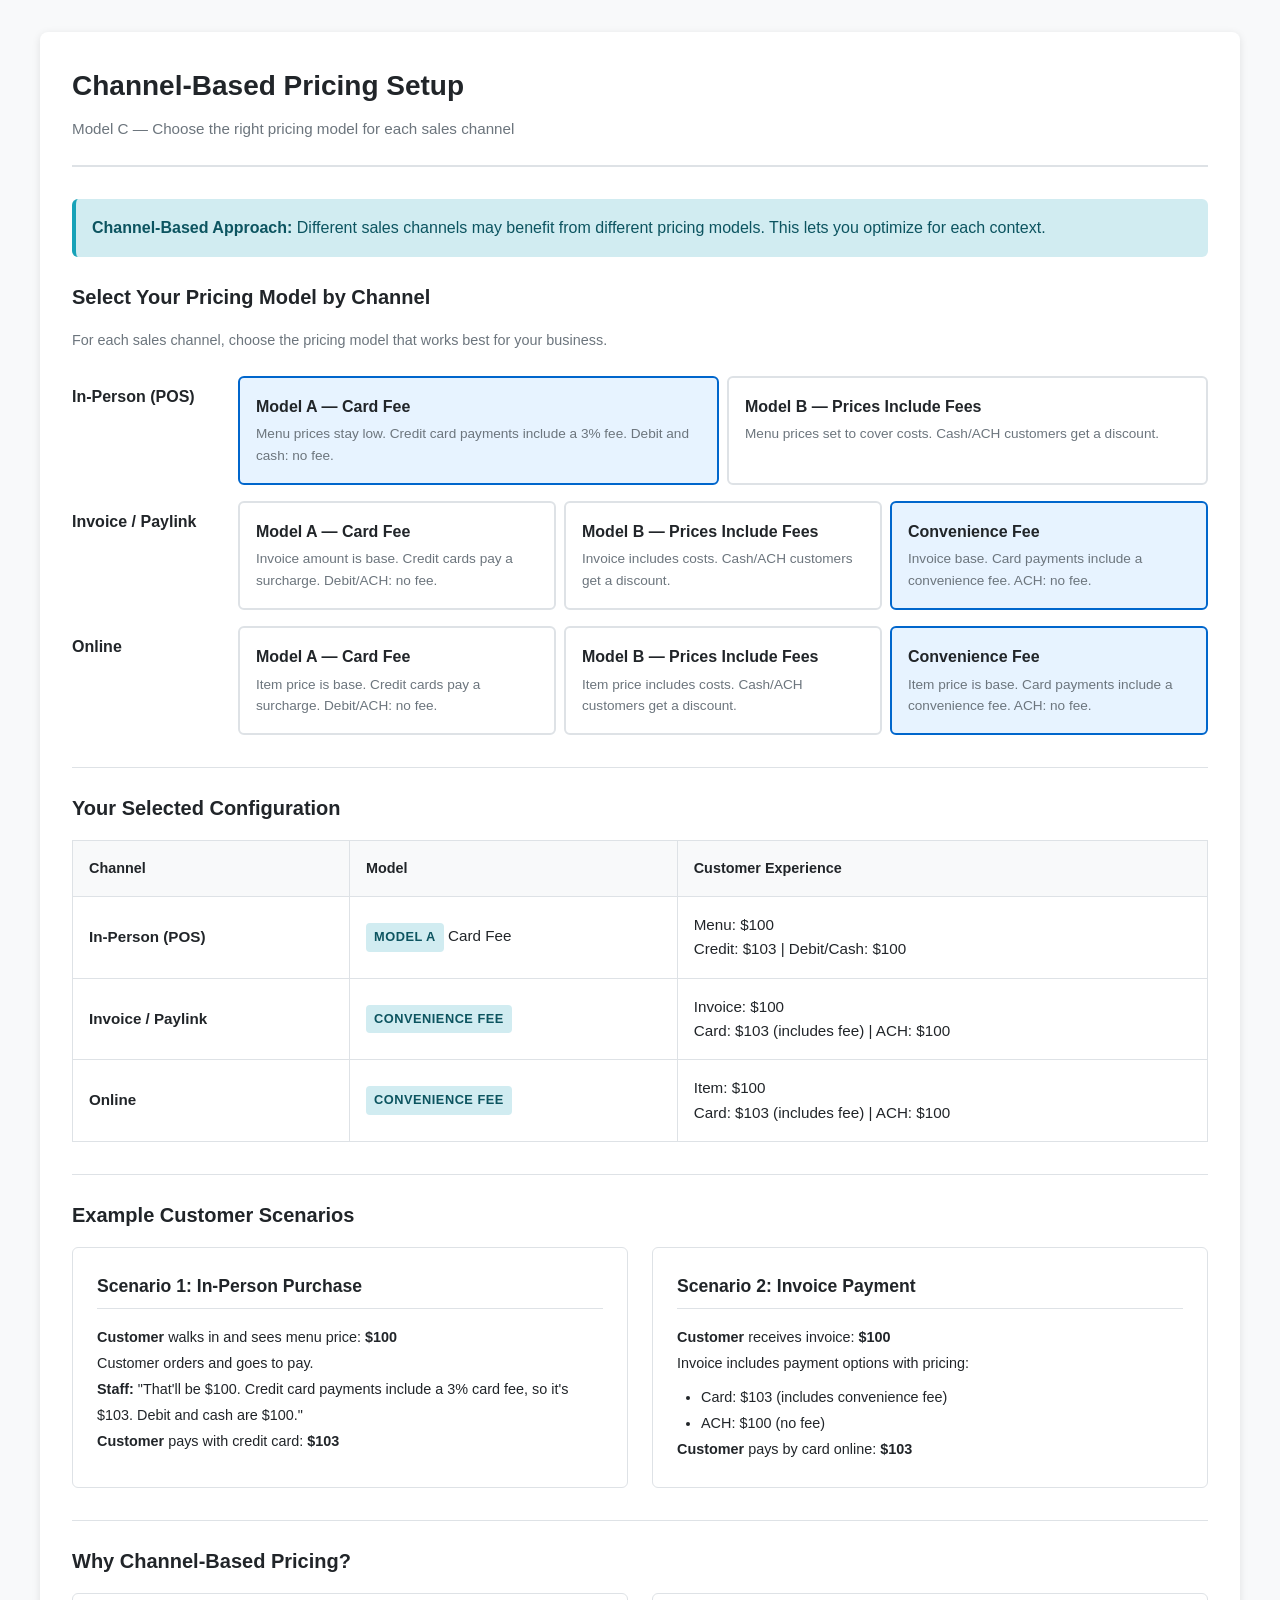
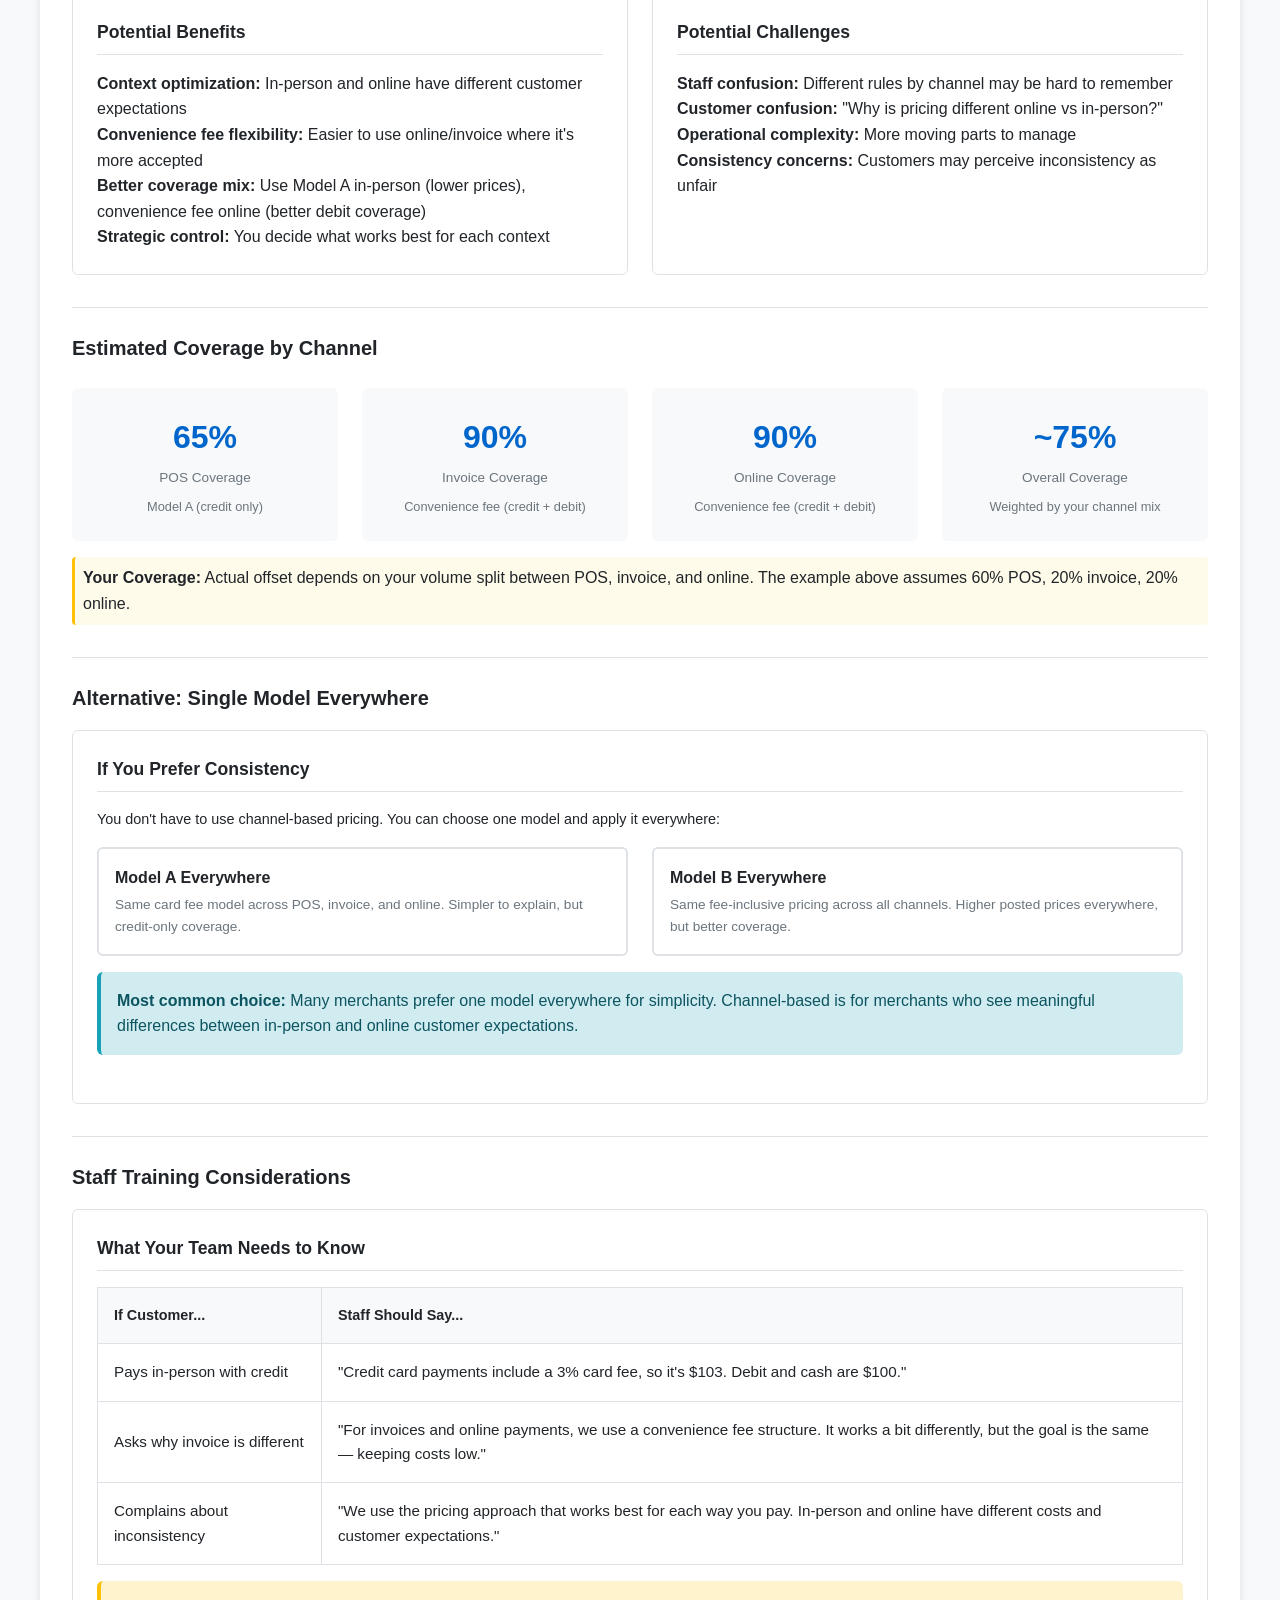
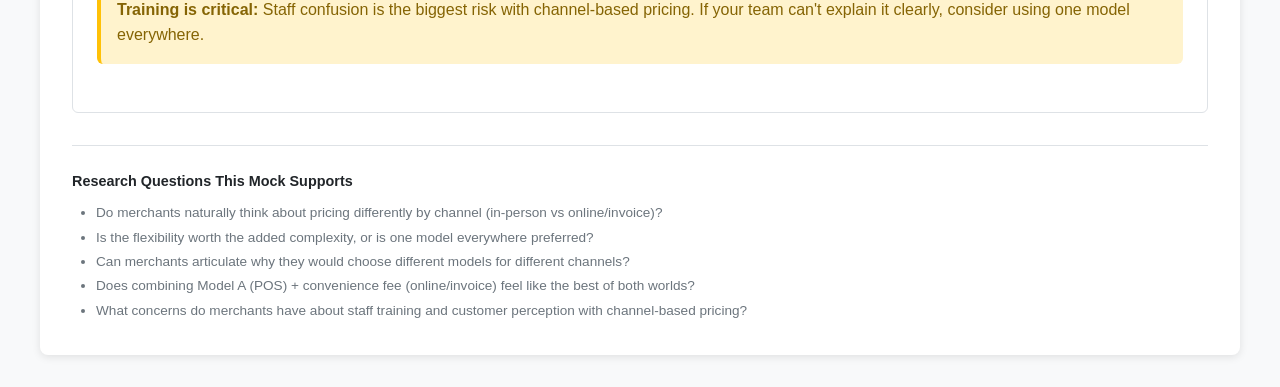
<file: mock_pack/mock_05_channel_matrix.html>
<!DOCTYPE html>
<html lang="en">
<head>
  <meta charset="UTF-8">
  <meta name="viewport" content="width=device-width, initial-scale=1.0">
  <title>Mock 05 — Channel Matrix</title>
  <link rel="stylesheet" href="styles.css">
</head>
<body>
  <div class="container">
    <div class="header">
      <h1>Channel-Based Pricing Setup</h1>
      <div class="subtitle">Model C — Choose the right pricing model for each sales channel</div>
    </div>

    <div class="alert alert-info">
      <strong>Channel-Based Approach:</strong> Different sales channels may benefit from different pricing models. This lets you optimize for each context.
    </div>

    <div class="section">
      <div class="section-title">Select Your Pricing Model by Channel</div>
      <div class="section-subtitle">
        For each sales channel, choose the pricing model that works best for your business.
      </div>

      <div class="matrix">
        <div class="matrix-row">
          <div class="matrix-label">In-Person (POS)</div>
          <div class="matrix-options">
            <div class="option-card selected">
              <div class="option-card-title">Model A — Card Fee</div>
              <div class="option-card-description">
                Menu prices stay low. Credit card payments include a 3% fee. Debit and cash: no fee.
              </div>
            </div>
            <div class="option-card">
              <div class="option-card-title">Model B — Prices Include Fees</div>
              <div class="option-card-description">
                Menu prices set to cover costs. Cash/ACH customers get a discount.
              </div>
            </div>
          </div>
        </div>

        <div class="matrix-row">
          <div class="matrix-label">Invoice / Paylink</div>
          <div class="matrix-options">
            <div class="option-card">
              <div class="option-card-title">Model A — Card Fee</div>
              <div class="option-card-description">
                Invoice amount is base. Credit cards pay a surcharge. Debit/ACH: no fee.
              </div>
            </div>
            <div class="option-card">
              <div class="option-card-title">Model B — Prices Include Fees</div>
              <div class="option-card-description">
                Invoice includes costs. Cash/ACH customers get a discount.
              </div>
            </div>
            <div class="option-card selected">
              <div class="option-card-title">Convenience Fee</div>
              <div class="option-card-description">
                Invoice base. Card payments include a convenience fee. ACH: no fee.
              </div>
            </div>
          </div>
        </div>

        <div class="matrix-row">
          <div class="matrix-label">Online</div>
          <div class="matrix-options">
            <div class="option-card">
              <div class="option-card-title">Model A — Card Fee</div>
              <div class="option-card-description">
                Item price is base. Credit cards pay a surcharge. Debit/ACH: no fee.
              </div>
            </div>
            <div class="option-card">
              <div class="option-card-title">Model B — Prices Include Fees</div>
              <div class="option-card-description">
                Item price includes costs. Cash/ACH customers get a discount.
              </div>
            </div>
            <div class="option-card selected">
              <div class="option-card-title">Convenience Fee</div>
              <div class="option-card-description">
                Item price is base. Card payments include a convenience fee. ACH: no fee.
              </div>
            </div>
          </div>
        </div>
      </div>
    </div>

    <div class="divider"></div>

    <div class="section">
      <div class="section-title">Your Selected Configuration</div>

      <table class="comparison-table">
        <thead>
          <tr>
            <th>Channel</th>
            <th>Model</th>
            <th>Customer Experience</th>
          </tr>
        </thead>
        <tbody>
          <tr>
            <td><strong>In-Person (POS)</strong></td>
            <td><span class="badge badge-info">Model A</span> Card Fee</td>
            <td>
              Menu: $100<br>
              Credit: $103 | Debit/Cash: $100
            </td>
          </tr>
          <tr>
            <td><strong>Invoice / Paylink</strong></td>
            <td><span class="badge badge-info">Convenience Fee</span></td>
            <td>
              Invoice: $100<br>
              Card: $103 (includes fee) | ACH: $100
            </td>
          </tr>
          <tr>
            <td><strong>Online</strong></td>
            <td><span class="badge badge-info">Convenience Fee</span></td>
            <td>
              Item: $100<br>
              Card: $103 (includes fee) | ACH: $100
            </td>
          </tr>
        </tbody>
      </table>
    </div>

    <div class="divider"></div>

    <div class="section">
      <div class="section-title">Example Customer Scenarios</div>

      <div class="grid grid-2">
        <div class="card">
          <div class="card-header">Scenario 1: In-Person Purchase</div>
          <div style="font-size: 0.9rem; line-height: 1.8;">
            <p><strong>Customer</strong> walks in and sees menu price: <strong>$100</strong></p>
            <p>Customer orders and goes to pay.</p>
            <p><strong>Staff:</strong> "That'll be $100. Credit card payments include a 3% card fee, so it's $103. Debit and cash are $100."</p>
            <p><strong>Customer</strong> pays with credit card: <strong>$103</strong></p>
          </div>
        </div>

        <div class="card">
          <div class="card-header">Scenario 2: Invoice Payment</div>
          <div style="font-size: 0.9rem; line-height: 1.8;">
            <p><strong>Customer</strong> receives invoice: <strong>$100</strong></p>
            <p>Invoice includes payment options with pricing:</p>
            <ul style="margin-left: 1.5rem; margin-top: 0.5rem;">
              <li>Card: $103 (includes convenience fee)</li>
              <li>ACH: $100 (no fee)</li>
            </ul>
            <p><strong>Customer</strong> pays by card online: <strong>$103</strong></p>
          </div>
        </div>
      </div>
    </div>

    <div class="divider"></div>

    <div class="section">
      <div class="section-title">Why Channel-Based Pricing?</div>

      <div class="grid grid-2">
        <div class="card">
          <div class="card-header">Potential Benefits</div>
          <ul class="list list-check">
            <li><strong>Context optimization:</strong> In-person and online have different customer expectations</li>
            <li><strong>Convenience fee flexibility:</strong> Easier to use online/invoice where it's more accepted</li>
            <li><strong>Better coverage mix:</strong> Use Model A in-person (lower prices), convenience fee online (better debit coverage)</li>
            <li><strong>Strategic control:</strong> You decide what works best for each context</li>
          </ul>
        </div>

        <div class="card">
          <div class="card-header">Potential Challenges</div>
          <ul class="list list-cross">
            <li><strong>Staff confusion:</strong> Different rules by channel may be hard to remember</li>
            <li><strong>Customer confusion:</strong> "Why is pricing different online vs in-person?"</li>
            <li><strong>Operational complexity:</strong> More moving parts to manage</li>
            <li><strong>Consistency concerns:</strong> Customers may perceive inconsistency as unfair</li>
          </ul>
        </div>
      </div>
    </div>

    <div class="divider"></div>

    <div class="section">
      <div class="section-title">Estimated Coverage by Channel</div>

      <div class="stat-grid">
        <div class="stat-card">
          <span class="stat-value">65%</span>
          <div class="stat-label">POS Coverage</div>
          <div style="font-size: 0.8rem; color: #6c757d; margin-top: 0.5rem;">
            Model A (credit only)
          </div>
        </div>

        <div class="stat-card">
          <span class="stat-value">90%</span>
          <div class="stat-label">Invoice Coverage</div>
          <div style="font-size: 0.8rem; color: #6c757d; margin-top: 0.5rem;">
            Convenience fee (credit + debit)
          </div>
        </div>

        <div class="stat-card">
          <span class="stat-value">90%</span>
          <div class="stat-label">Online Coverage</div>
          <div style="font-size: 0.8rem; color: #6c757d; margin-top: 0.5rem;">
            Convenience fee (credit + debit)
          </div>
        </div>

        <div class="stat-card">
          <span class="stat-value">~75%</span>
          <div class="stat-label">Overall Coverage</div>
          <div style="font-size: 0.8rem; color: #6c757d; margin-top: 0.5rem;">
            Weighted by your channel mix
          </div>
        </div>
      </div>

      <div class="highlight" style="margin-top: 1rem;">
        <strong>Your Coverage:</strong> Actual offset depends on your volume split between POS, invoice, and online. The example above assumes 60% POS, 20% invoice, 20% online.
      </div>
    </div>

    <div class="divider"></div>

    <div class="section">
      <div class="section-title">Alternative: Single Model Everywhere</div>

      <div class="card">
        <div class="card-header">If You Prefer Consistency</div>
        <div style="font-size: 0.9rem; margin-bottom: 1rem;">
          You don't have to use channel-based pricing. You can choose one model and apply it everywhere:
        </div>

        <div class="grid grid-2">
          <div class="option-card">
            <div class="option-card-title">Model A Everywhere</div>
            <div class="option-card-description">
              Same card fee model across POS, invoice, and online. Simpler to explain, but credit-only coverage.
            </div>
          </div>

          <div class="option-card">
            <div class="option-card-title">Model B Everywhere</div>
            <div class="option-card-description">
              Same fee-inclusive pricing across all channels. Higher posted prices everywhere, but better coverage.
            </div>
          </div>
        </div>

        <div class="alert alert-info" style="margin-top: 1rem;">
          <strong>Most common choice:</strong> Many merchants prefer one model everywhere for simplicity. Channel-based is for merchants who see meaningful differences between in-person and online customer expectations.
        </div>
      </div>
    </div>

    <div class="divider"></div>

    <div class="section">
      <div class="section-title">Staff Training Considerations</div>

      <div class="card">
        <div class="card-header">What Your Team Needs to Know</div>

        <table class="comparison-table">
          <thead>
            <tr>
              <th>If Customer...</th>
              <th>Staff Should Say...</th>
            </tr>
          </thead>
          <tbody>
            <tr>
              <td>Pays in-person with credit</td>
              <td>"Credit card payments include a 3% card fee, so it's $103. Debit and cash are $100."</td>
            </tr>
            <tr>
              <td>Asks why invoice is different</td>
              <td>"For invoices and online payments, we use a convenience fee structure. It works a bit differently, but the goal is the same — keeping costs low."</td>
            </tr>
            <tr>
              <td>Complains about inconsistency</td>
              <td>"We use the pricing approach that works best for each way you pay. In-person and online have different costs and customer expectations."</td>
            </tr>
          </tbody>
        </table>

        <div class="alert alert-warning" style="margin-top: 1rem;">
          <strong>Training is critical:</strong> Staff confusion is the biggest risk with channel-based pricing. If your team can't explain it clearly, consider using one model everywhere.
        </div>
      </div>
    </div>

    <div class="footer">
      <div class="footer-title">Research Questions This Mock Supports</div>
      <div class="footer-content">
        <ul>
          <li>Do merchants naturally think about pricing differently by channel (in-person vs online/invoice)?</li>
          <li>Is the flexibility worth the added complexity, or is one model everywhere preferred?</li>
          <li>Can merchants articulate why they would choose different models for different channels?</li>
          <li>Does combining Model A (POS) + convenience fee (online/invoice) feel like the best of both worlds?</li>
          <li>What concerns do merchants have about staff training and customer perception with channel-based pricing?</li>
        </ul>
      </div>
    </div>
  </div>

  <script>
    // Simple interaction for selecting options
    document.querySelectorAll('.option-card').forEach(card => {
      card.addEventListener('click', function() {
        // Remove selected from siblings
        const siblings = this.parentElement.querySelectorAll('.option-card');
        siblings.forEach(s => s.classList.remove('selected'));
        // Add selected to this card
        this.classList.add('selected');
      });
    });
  </script>
</body>
</html>
</file>
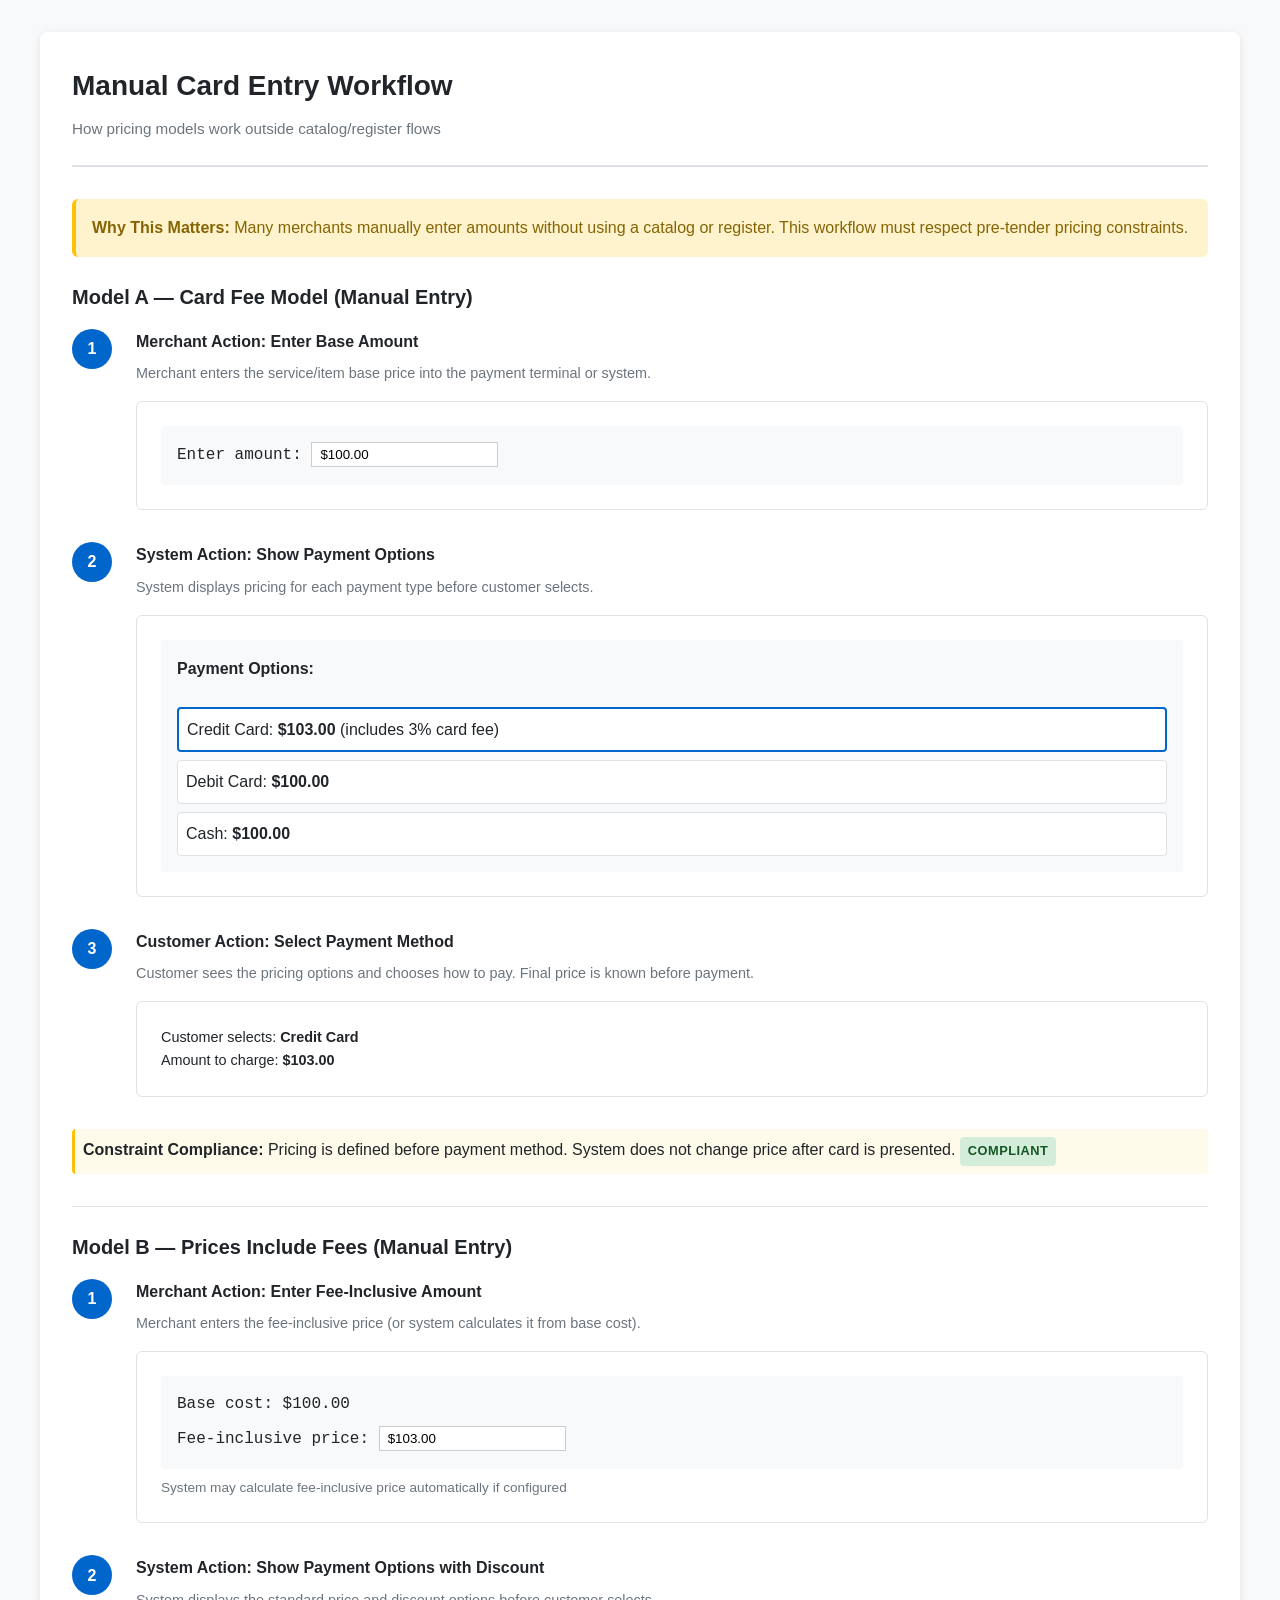
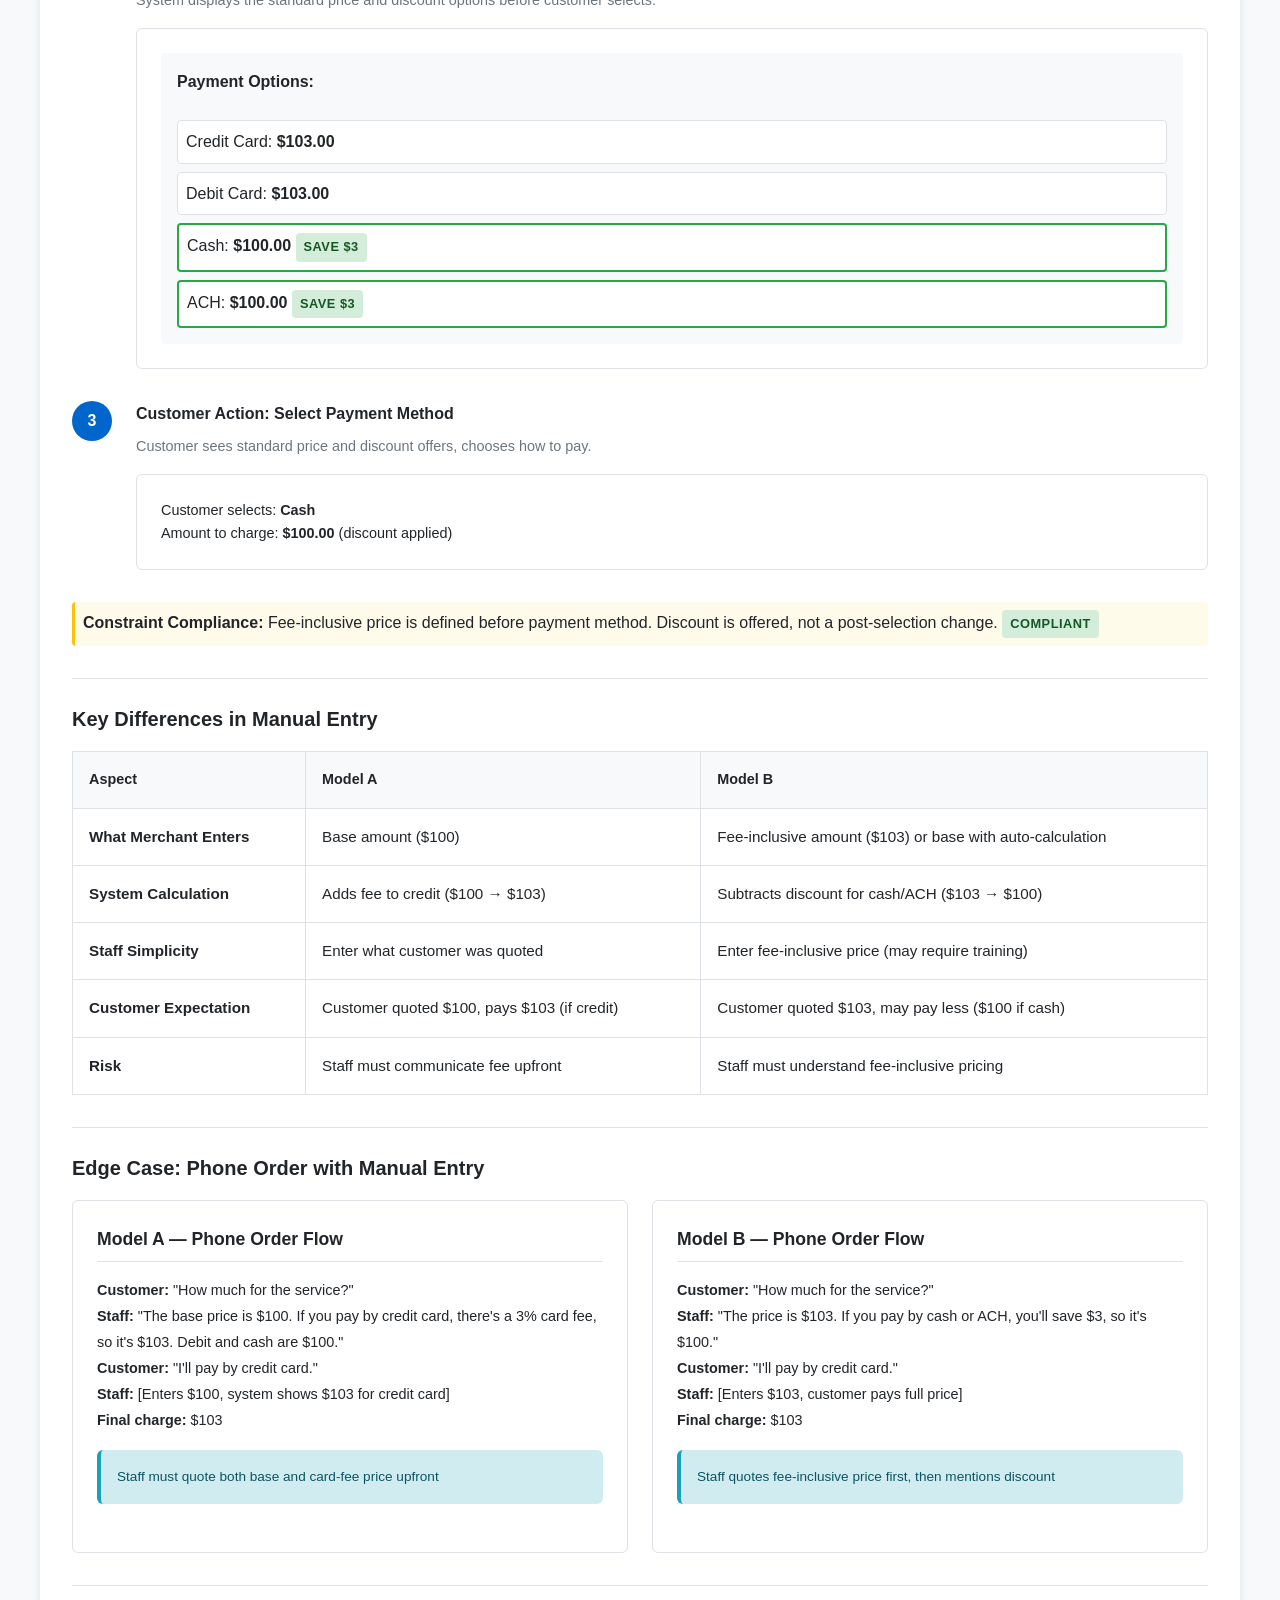
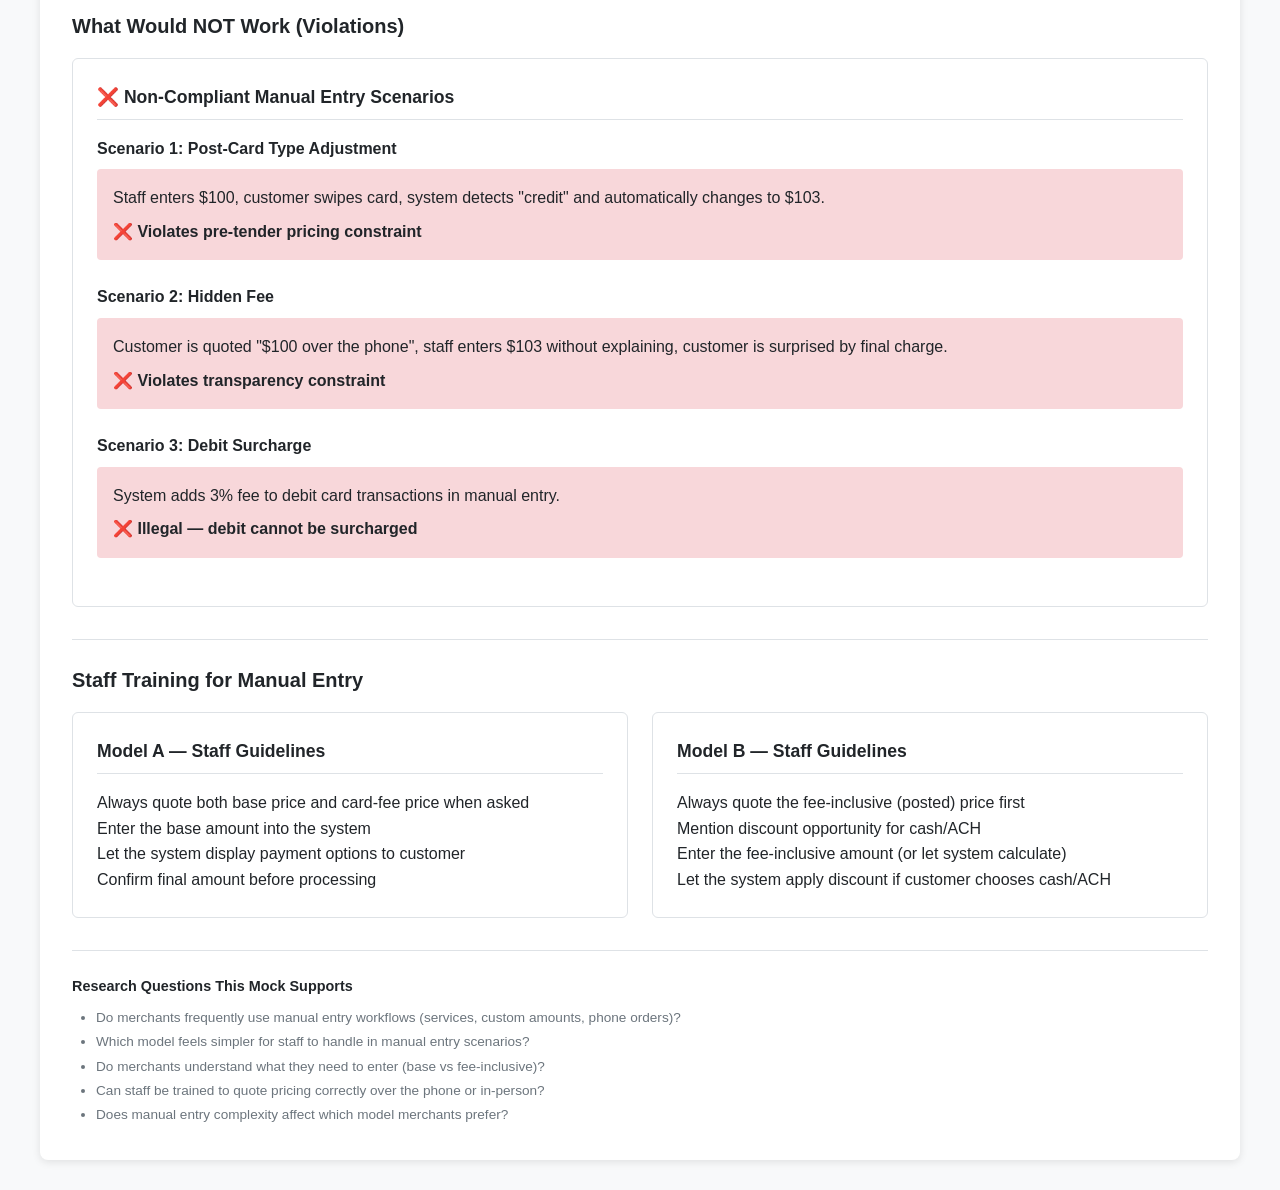
<file: mock_pack/mock_06_manual_entry.html>
<!DOCTYPE html>
<html lang="en">
<head>
  <meta charset="UTF-8">
  <meta name="viewport" content="width=device-width, initial-scale=1.0">
  <title>Mock 06 — Manual Entry Edge Case</title>
  <link rel="stylesheet" href="styles.css">
</head>
<body>
  <div class="container">
    <div class="header">
      <h1>Manual Card Entry Workflow</h1>
      <div class="subtitle">How pricing models work outside catalog/register flows</div>
    </div>

    <div class="alert alert-warning">
      <strong>Why This Matters:</strong> Many merchants manually enter amounts without using a catalog or register. This workflow must respect pre-tender pricing constraints.
    </div>

    <div class="section">
      <div class="section-title">Model A — Card Fee Model (Manual Entry)</div>

      <div class="flow-step">
        <div class="flow-step-number">1</div>
        <div class="flow-step-content">
          <div class="flow-step-title">Merchant Action: Enter Base Amount</div>
          <div class="flow-step-description">
            Merchant enters the service/item base price into the payment terminal or system.
          </div>
          <div class="card" style="margin-top: 1rem;">
            <div style="font-family: monospace; background: #f8f9fa; padding: 1rem; border-radius: 4px;">
              Enter amount: <input type="text" value="$100.00" readonly style="border: 1px solid #ccc; padding: 0.25rem 0.5rem;">
            </div>
          </div>
        </div>
      </div>

      <div class="flow-step">
        <div class="flow-step-number">2</div>
        <div class="flow-step-content">
          <div class="flow-step-title">System Action: Show Payment Options</div>
          <div class="flow-step-description">
            System displays pricing for each payment type before customer selects.
          </div>
          <div class="card" style="margin-top: 1rem;">
            <div style="background: #f8f9fa; padding: 1rem; border-radius: 4px;">
              <strong>Payment Options:</strong><br><br>
              <div style="padding: 0.5rem; background: white; border: 2px solid #0066cc; border-radius: 4px; margin-bottom: 0.5rem;">
                Credit Card: <strong>$103.00</strong> (includes 3% card fee)
              </div>
              <div style="padding: 0.5rem; background: white; border: 1px solid #dee2e6; border-radius: 4px; margin-bottom: 0.5rem;">
                Debit Card: <strong>$100.00</strong>
              </div>
              <div style="padding: 0.5rem; background: white; border: 1px solid #dee2e6; border-radius: 4px;">
                Cash: <strong>$100.00</strong>
              </div>
            </div>
          </div>
        </div>
      </div>

      <div class="flow-step">
        <div class="flow-step-number">3</div>
        <div class="flow-step-content">
          <div class="flow-step-title">Customer Action: Select Payment Method</div>
          <div class="flow-step-description">
            Customer sees the pricing options and chooses how to pay. Final price is known before payment.
          </div>
          <div class="card" style="margin-top: 1rem;">
            <div style="font-size: 0.9rem;">
              Customer selects: <strong>Credit Card</strong><br>
              Amount to charge: <strong>$103.00</strong>
            </div>
          </div>
        </div>
      </div>

      <div class="highlight">
        <strong>Constraint Compliance:</strong> Pricing is defined before payment method. System does not change price after card is presented. <span class="badge badge-success">Compliant</span>
      </div>
    </div>

    <div class="divider"></div>

    <div class="section">
      <div class="section-title">Model B — Prices Include Fees (Manual Entry)</div>

      <div class="flow-step">
        <div class="flow-step-number">1</div>
        <div class="flow-step-content">
          <div class="flow-step-title">Merchant Action: Enter Fee-Inclusive Amount</div>
          <div class="flow-step-description">
            Merchant enters the fee-inclusive price (or system calculates it from base cost).
          </div>
          <div class="card" style="margin-top: 1rem;">
            <div style="font-family: monospace; background: #f8f9fa; padding: 1rem; border-radius: 4px;">
              Base cost: $100.00<br>
              Fee-inclusive price: <input type="text" value="$103.00" readonly style="border: 1px solid #ccc; padding: 0.25rem 0.5rem; margin-top: 0.5rem;">
            </div>
            <div style="font-size: 0.85rem; color: #6c757d; margin-top: 0.5rem;">
              System may calculate fee-inclusive price automatically if configured
            </div>
          </div>
        </div>
      </div>

      <div class="flow-step">
        <div class="flow-step-number">2</div>
        <div class="flow-step-content">
          <div class="flow-step-title">System Action: Show Payment Options with Discount</div>
          <div class="flow-step-description">
            System displays the standard price and discount options before customer selects.
          </div>
          <div class="card" style="margin-top: 1rem;">
            <div style="background: #f8f9fa; padding: 1rem; border-radius: 4px;">
              <strong>Payment Options:</strong><br><br>
              <div style="padding: 0.5rem; background: white; border: 1px solid #dee2e6; border-radius: 4px; margin-bottom: 0.5rem;">
                Credit Card: <strong>$103.00</strong>
              </div>
              <div style="padding: 0.5rem; background: white; border: 1px solid #dee2e6; border-radius: 4px; margin-bottom: 0.5rem;">
                Debit Card: <strong>$103.00</strong>
              </div>
              <div style="padding: 0.5rem; background: white; border: 2px solid #28a745; border-radius: 4px; margin-bottom: 0.5rem;">
                Cash: <strong>$100.00</strong> <span class="badge badge-success">Save $3</span>
              </div>
              <div style="padding: 0.5rem; background: white; border: 2px solid #28a745; border-radius: 4px;">
                ACH: <strong>$100.00</strong> <span class="badge badge-success">Save $3</span>
              </div>
            </div>
          </div>
        </div>
      </div>

      <div class="flow-step">
        <div class="flow-step-number">3</div>
        <div class="flow-step-content">
          <div class="flow-step-title">Customer Action: Select Payment Method</div>
          <div class="flow-step-description">
            Customer sees standard price and discount offers, chooses how to pay.
          </div>
          <div class="card" style="margin-top: 1rem;">
            <div style="font-size: 0.9rem;">
              Customer selects: <strong>Cash</strong><br>
              Amount to charge: <strong>$100.00</strong> (discount applied)
            </div>
          </div>
        </div>
      </div>

      <div class="highlight">
        <strong>Constraint Compliance:</strong> Fee-inclusive price is defined before payment method. Discount is offered, not a post-selection change. <span class="badge badge-success">Compliant</span>
      </div>
    </div>

    <div class="divider"></div>

    <div class="section">
      <div class="section-title">Key Differences in Manual Entry</div>

      <table class="comparison-table">
        <thead>
          <tr>
            <th>Aspect</th>
            <th>Model A</th>
            <th>Model B</th>
          </tr>
        </thead>
        <tbody>
          <tr>
            <td><strong>What Merchant Enters</strong></td>
            <td>Base amount ($100)</td>
            <td>Fee-inclusive amount ($103) or base with auto-calculation</td>
          </tr>
          <tr>
            <td><strong>System Calculation</strong></td>
            <td>Adds fee to credit ($100 → $103)</td>
            <td>Subtracts discount for cash/ACH ($103 → $100)</td>
          </tr>
          <tr>
            <td><strong>Staff Simplicity</strong></td>
            <td>Enter what customer was quoted</td>
            <td>Enter fee-inclusive price (may require training)</td>
          </tr>
          <tr>
            <td><strong>Customer Expectation</strong></td>
            <td>Customer quoted $100, pays $103 (if credit)</td>
            <td>Customer quoted $103, may pay less ($100 if cash)</td>
          </tr>
          <tr>
            <td><strong>Risk</strong></td>
            <td>Staff must communicate fee upfront</td>
            <td>Staff must understand fee-inclusive pricing</td>
          </tr>
        </tbody>
      </table>
    </div>

    <div class="divider"></div>

    <div class="section">
      <div class="section-title">Edge Case: Phone Order with Manual Entry</div>

      <div class="grid grid-2">
        <div class="card">
          <div class="card-header">Model A — Phone Order Flow</div>
          <div style="font-size: 0.9rem; line-height: 1.8;">
            <p><strong>Customer:</strong> "How much for the service?"</p>
            <p><strong>Staff:</strong> "The base price is $100. If you pay by credit card, there's a 3% card fee, so it's $103. Debit and cash are $100."</p>
            <p><strong>Customer:</strong> "I'll pay by credit card."</p>
            <p><strong>Staff:</strong> [Enters $100, system shows $103 for credit card]</p>
            <p><strong>Final charge:</strong> $103</p>
          </div>
          <div class="alert alert-info" style="margin-top: 1rem; font-size: 0.85rem;">
            Staff must quote both base and card-fee price upfront
          </div>
        </div>

        <div class="card">
          <div class="card-header">Model B — Phone Order Flow</div>
          <div style="font-size: 0.9rem; line-height: 1.8;">
            <p><strong>Customer:</strong> "How much for the service?"</p>
            <p><strong>Staff:</strong> "The price is $103. If you pay by cash or ACH, you'll save $3, so it's $100."</p>
            <p><strong>Customer:</strong> "I'll pay by credit card."</p>
            <p><strong>Staff:</strong> [Enters $103, customer pays full price]</p>
            <p><strong>Final charge:</strong> $103</p>
          </div>
          <div class="alert alert-info" style="margin-top: 1rem; font-size: 0.85rem;">
            Staff quotes fee-inclusive price first, then mentions discount
          </div>
        </div>
      </div>
    </div>

    <div class="divider"></div>

    <div class="section">
      <div class="section-title">What Would NOT Work (Violations)</div>

      <div class="card">
        <div class="card-header">❌ Non-Compliant Manual Entry Scenarios</div>

        <div style="margin-bottom: 1.5rem;">
          <strong>Scenario 1: Post-Card Type Adjustment</strong>
          <div style="background: #f8d7da; padding: 1rem; margin-top: 0.5rem; border-radius: 4px;">
            Staff enters $100, customer swipes card, system detects "credit" and automatically changes to $103.
            <div style="margin-top: 0.5rem; font-weight: 600;">❌ Violates pre-tender pricing constraint</div>
          </div>
        </div>

        <div style="margin-bottom: 1.5rem;">
          <strong>Scenario 2: Hidden Fee</strong>
          <div style="background: #f8d7da; padding: 1rem; margin-top: 0.5rem; border-radius: 4px;">
            Customer is quoted "$100 over the phone", staff enters $103 without explaining, customer is surprised by final charge.
            <div style="margin-top: 0.5rem; font-weight: 600;">❌ Violates transparency constraint</div>
          </div>
        </div>

        <div style="margin-bottom: 1.5rem;">
          <strong>Scenario 3: Debit Surcharge</strong>
          <div style="background: #f8d7da; padding: 1rem; margin-top: 0.5rem; border-radius: 4px;">
            System adds 3% fee to debit card transactions in manual entry.
            <div style="margin-top: 0.5rem; font-weight: 600;">❌ Illegal — debit cannot be surcharged</div>
          </div>
        </div>
      </div>
    </div>

    <div class="divider"></div>

    <div class="section">
      <div class="section-title">Staff Training for Manual Entry</div>

      <div class="grid grid-2">
        <div class="card">
          <div class="card-header">Model A — Staff Guidelines</div>
          <ul class="list">
            <li>Always quote both base price and card-fee price when asked</li>
            <li>Enter the base amount into the system</li>
            <li>Let the system display payment options to customer</li>
            <li>Confirm final amount before processing</li>
          </ul>
        </div>

        <div class="card">
          <div class="card-header">Model B — Staff Guidelines</div>
          <ul class="list">
            <li>Always quote the fee-inclusive (posted) price first</li>
            <li>Mention discount opportunity for cash/ACH</li>
            <li>Enter the fee-inclusive amount (or let system calculate)</li>
            <li>Let the system apply discount if customer chooses cash/ACH</li>
          </ul>
        </div>
      </div>
    </div>

    <div class="footer">
      <div class="footer-title">Research Questions This Mock Supports</div>
      <div class="footer-content">
        <ul>
          <li>Do merchants frequently use manual entry workflows (services, custom amounts, phone orders)?</li>
          <li>Which model feels simpler for staff to handle in manual entry scenarios?</li>
          <li>Do merchants understand what they need to enter (base vs fee-inclusive)?</li>
          <li>Can staff be trained to quote pricing correctly over the phone or in-person?</li>
          <li>Does manual entry complexity affect which model merchants prefer?</li>
        </ul>
      </div>
    </div>
  </div>
</body>
</html>
</file>
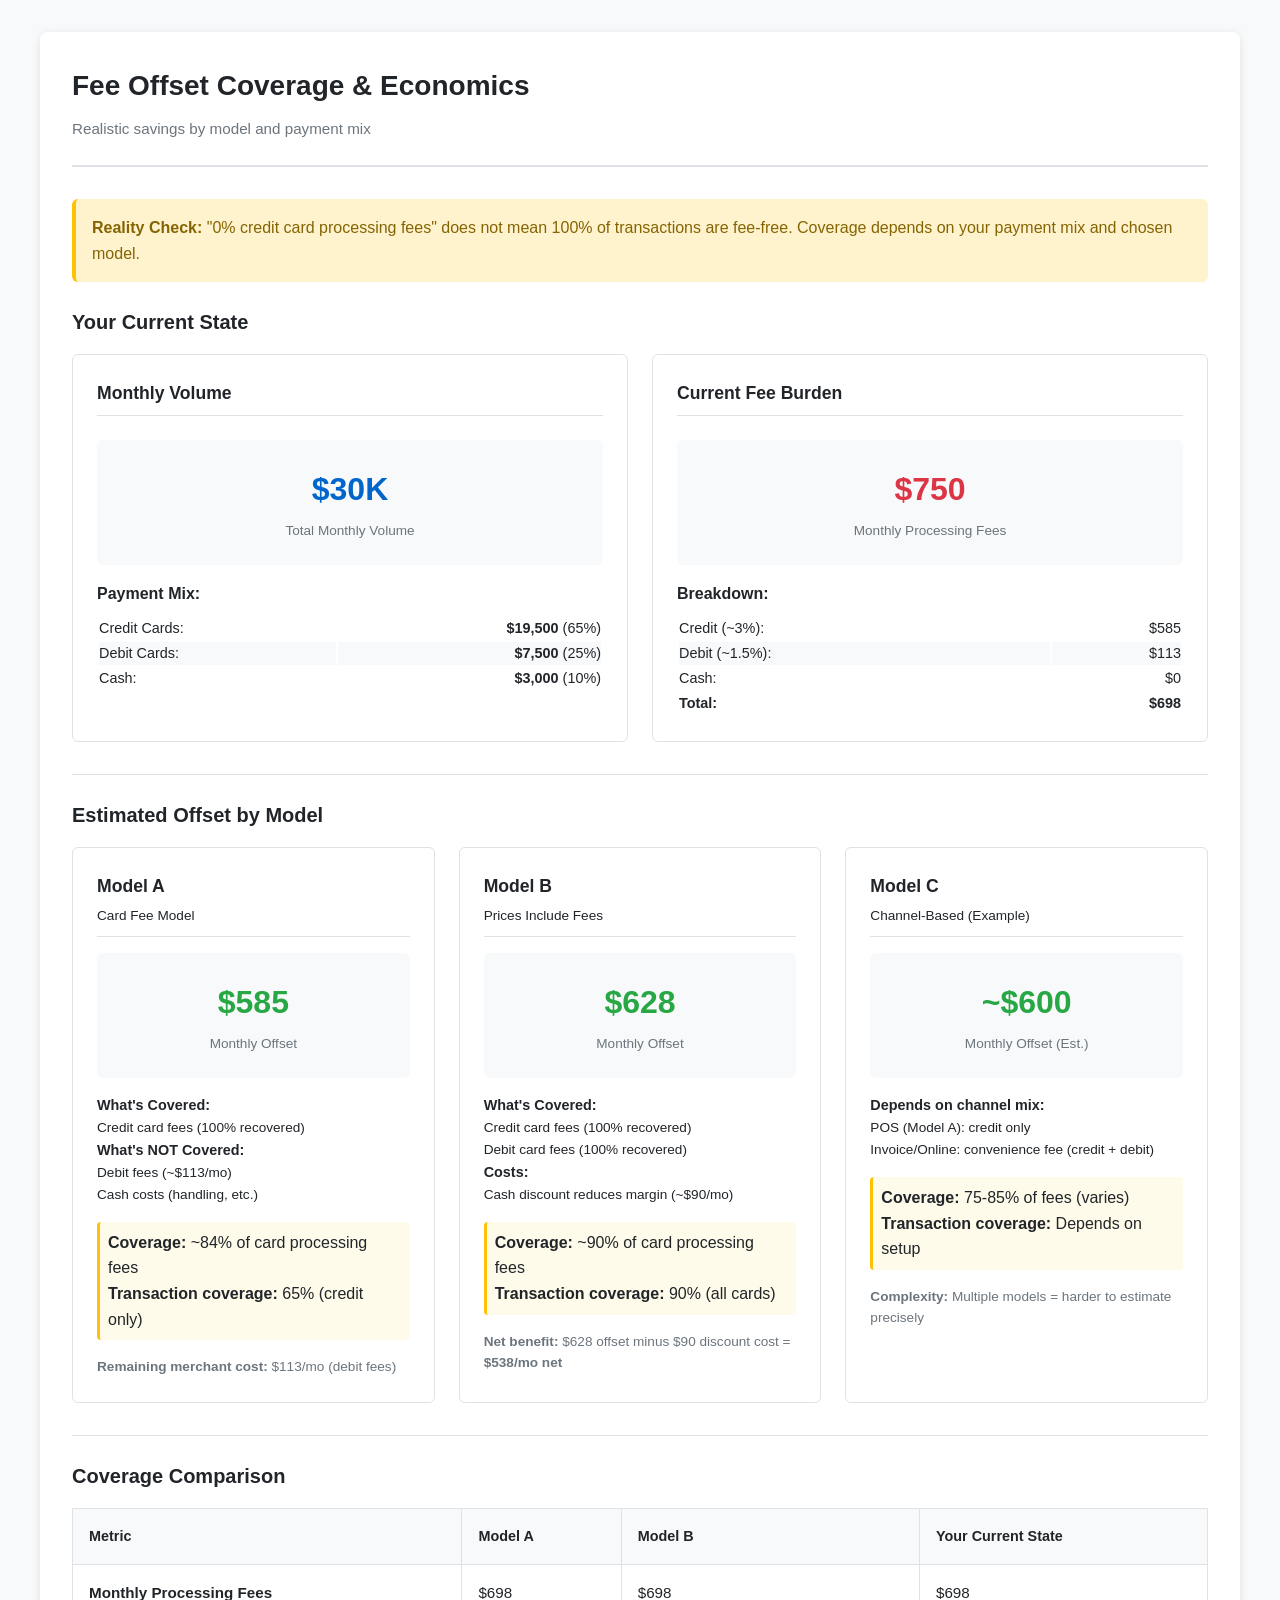
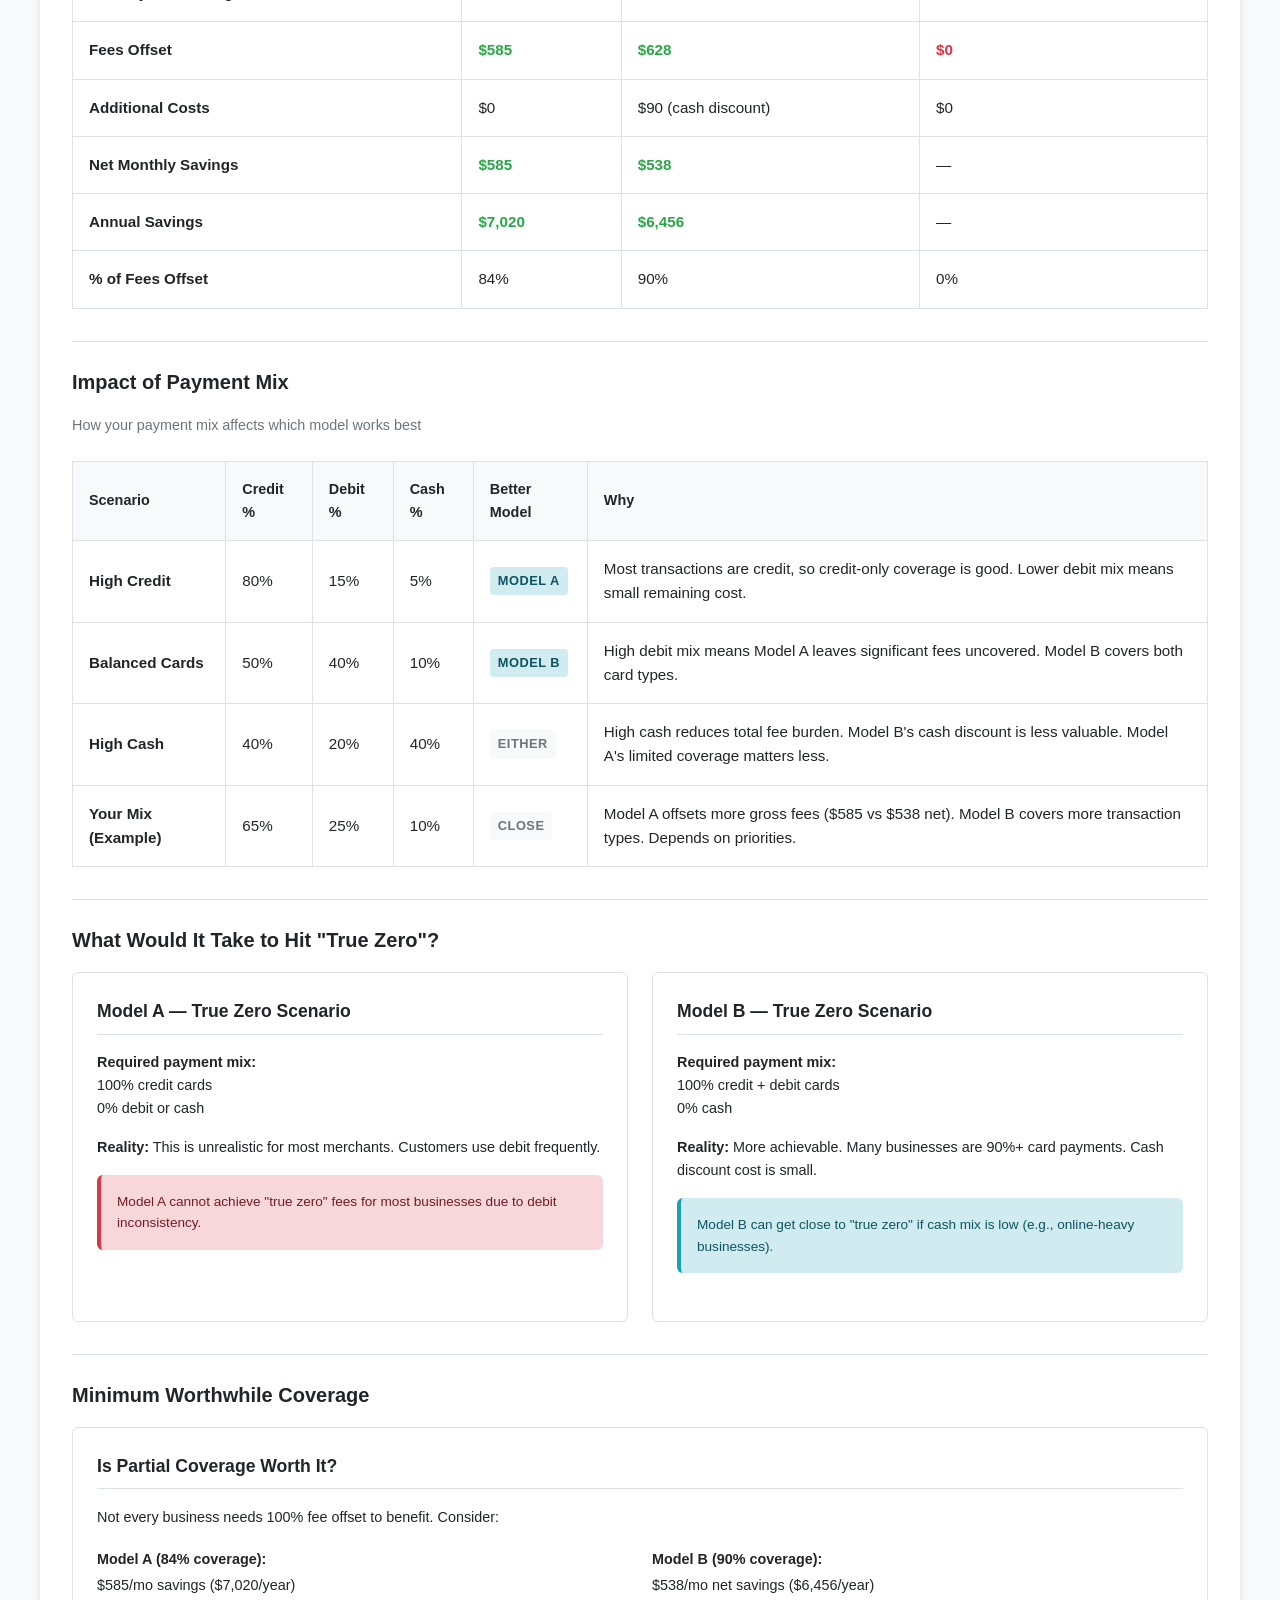
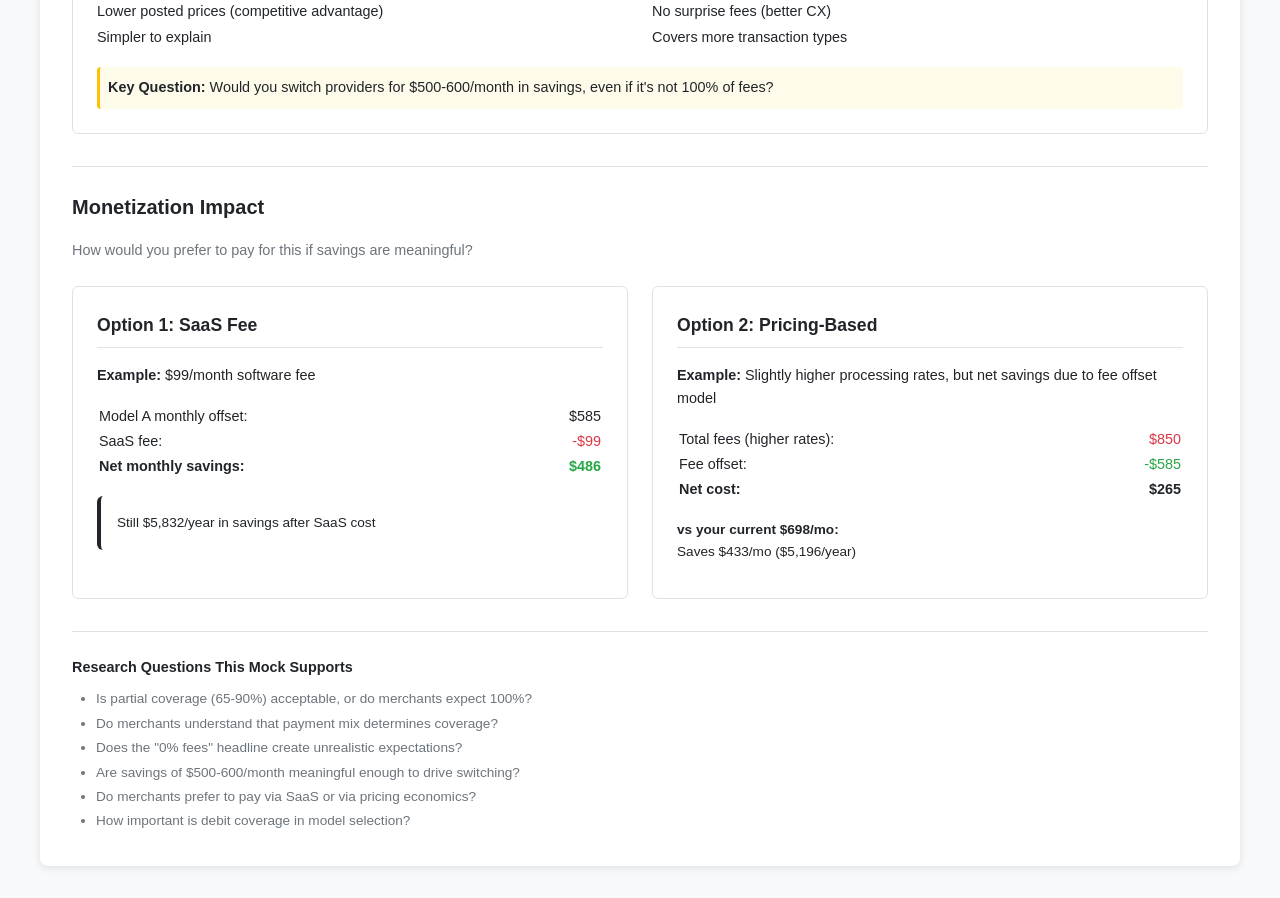
<file: mock_pack/mock_07_coverage_economics.html>
<!DOCTYPE html>
<html lang="en">
<head>
  <meta charset="UTF-8">
  <meta name="viewport" content="width=device-width, initial-scale=1.0">
  <title>Mock 07 — Coverage and Economics</title>
  <link rel="stylesheet" href="styles.css">
</head>
<body>
  <div class="container">
    <div class="header">
      <h1>Fee Offset Coverage & Economics</h1>
      <div class="subtitle">Realistic savings by model and payment mix</div>
    </div>

    <div class="alert alert-warning">
      <strong>Reality Check:</strong> "0% credit card processing fees" does not mean 100% of transactions are fee-free. Coverage depends on your payment mix and chosen model.
    </div>

    <div class="section">
      <div class="section-title">Your Current State</div>

      <div class="grid grid-2">
        <div class="card">
          <div class="card-header">Monthly Volume</div>
          <div class="stat-grid">
            <div class="stat-card">
              <span class="stat-value">$30K</span>
              <div class="stat-label">Total Monthly Volume</div>
            </div>
          </div>

          <div style="margin-top: 1rem;">
            <strong>Payment Mix:</strong>
            <table style="width: 100%; margin-top: 0.5rem; font-size: 0.9rem;">
              <tr>
                <td>Credit Cards:</td>
                <td style="text-align: right;"><strong>$19,500</strong> (65%)</td>
              </tr>
              <tr style="background: #f8f9fa;">
                <td>Debit Cards:</td>
                <td style="text-align: right;"><strong>$7,500</strong> (25%)</td>
              </tr>
              <tr>
                <td>Cash:</td>
                <td style="text-align: right;"><strong>$3,000</strong> (10%)</td>
              </tr>
            </table>
          </div>
        </div>

        <div class="card">
          <div class="card-header">Current Fee Burden</div>
          <div class="stat-grid">
            <div class="stat-card">
              <span class="stat-value" style="color: #dc3545;">$750</span>
              <div class="stat-label">Monthly Processing Fees</div>
            </div>
          </div>

          <div style="margin-top: 1rem;">
            <strong>Breakdown:</strong>
            <table style="width: 100%; margin-top: 0.5rem; font-size: 0.9rem;">
              <tr>
                <td>Credit (~3%):</td>
                <td style="text-align: right;">$585</td>
              </tr>
              <tr style="background: #f8f9fa;">
                <td>Debit (~1.5%):</td>
                <td style="text-align: right;">$113</td>
              </tr>
              <tr>
                <td>Cash:</td>
                <td style="text-align: right;">$0</td>
              </tr>
              <tr style="border-top: 2px solid #dee2e6; font-weight: bold;">
                <td>Total:</td>
                <td style="text-align: right;">$698</td>
              </tr>
            </table>
          </div>
        </div>
      </div>
    </div>

    <div class="divider"></div>

    <div class="section">
      <div class="section-title">Estimated Offset by Model</div>

      <div class="grid grid-3">
        <div class="card">
          <div class="card-header">Model A<br><span style="font-weight: normal; font-size: 0.85rem;">Card Fee Model</span></div>

          <div class="stat-card" style="margin: 1rem 0;">
            <span class="stat-value" style="color: #28a745;">$585</span>
            <div class="stat-label">Monthly Offset</div>
          </div>

          <div style="font-size: 0.9rem; margin-bottom: 1rem;">
            <strong>What's Covered:</strong>
            <ul class="list" style="font-size: 0.85rem;">
              <li>Credit card fees (100% recovered)</li>
            </ul>

            <strong>What's NOT Covered:</strong>
            <ul class="list list-cross" style="font-size: 0.85rem;">
              <li>Debit fees (~$113/mo)</li>
              <li>Cash costs (handling, etc.)</li>
            </ul>
          </div>

          <div class="highlight">
            <strong>Coverage:</strong> ~84% of card processing fees<br>
            <strong>Transaction coverage:</strong> 65% (credit only)
          </div>

          <div style="margin-top: 1rem; font-size: 0.85rem; color: #6c757d;">
            <strong>Remaining merchant cost:</strong> $113/mo (debit fees)
          </div>
        </div>

        <div class="card">
          <div class="card-header">Model B<br><span style="font-weight: normal; font-size: 0.85rem;">Prices Include Fees</span></div>

          <div class="stat-card" style="margin: 1rem 0;">
            <span class="stat-value" style="color: #28a745;">$628</span>
            <div class="stat-label">Monthly Offset</div>
          </div>

          <div style="font-size: 0.9rem; margin-bottom: 1rem;">
            <strong>What's Covered:</strong>
            <ul class="list" style="font-size: 0.85rem;">
              <li>Credit card fees (100% recovered)</li>
              <li>Debit card fees (100% recovered)</li>
            </ul>

            <strong>Costs:</strong>
            <ul class="list" style="font-size: 0.85rem;">
              <li>Cash discount reduces margin (~$90/mo)</li>
            </ul>
          </div>

          <div class="highlight">
            <strong>Coverage:</strong> ~90% of card processing fees<br>
            <strong>Transaction coverage:</strong> 90% (all cards)
          </div>

          <div style="margin-top: 1rem; font-size: 0.85rem; color: #6c757d;">
            <strong>Net benefit:</strong> $628 offset minus $90 discount cost = <strong>$538/mo net</strong>
          </div>
        </div>

        <div class="card">
          <div class="card-header">Model C<br><span style="font-weight: normal; font-size: 0.85rem;">Channel-Based (Example)</span></div>

          <div class="stat-card" style="margin: 1rem 0;">
            <span class="stat-value" style="color: #28a745;">~$600</span>
            <div class="stat-label">Monthly Offset (Est.)</div>
          </div>

          <div style="font-size: 0.9rem; margin-bottom: 1rem;">
            <strong>Depends on channel mix:</strong>
            <ul class="list" style="font-size: 0.85rem;">
              <li>POS (Model A): credit only</li>
              <li>Invoice/Online: convenience fee (credit + debit)</li>
            </ul>
          </div>

          <div class="highlight">
            <strong>Coverage:</strong> 75-85% of fees (varies)<br>
            <strong>Transaction coverage:</strong> Depends on setup
          </div>

          <div style="margin-top: 1rem; font-size: 0.85rem; color: #6c757d;">
            <strong>Complexity:</strong> Multiple models = harder to estimate precisely
          </div>
        </div>
      </div>
    </div>

    <div class="divider"></div>

    <div class="section">
      <div class="section-title">Coverage Comparison</div>

      <table class="comparison-table">
        <thead>
          <tr>
            <th>Metric</th>
            <th>Model A</th>
            <th>Model B</th>
            <th>Your Current State</th>
          </tr>
        </thead>
        <tbody>
          <tr>
            <td><strong>Monthly Processing Fees</strong></td>
            <td>$698</td>
            <td>$698</td>
            <td>$698</td>
          </tr>
          <tr>
            <td><strong>Fees Offset</strong></td>
            <td style="color: #28a745; font-weight: bold;">$585</td>
            <td style="color: #28a745; font-weight: bold;">$628</td>
            <td style="color: #dc3545; font-weight: bold;">$0</td>
          </tr>
          <tr>
            <td><strong>Additional Costs</strong></td>
            <td>$0</td>
            <td>$90 (cash discount)</td>
            <td>$0</td>
          </tr>
          <tr>
            <td><strong>Net Monthly Savings</strong></td>
            <td style="color: #28a745; font-weight: bold;">$585</td>
            <td style="color: #28a745; font-weight: bold;">$538</td>
            <td>—</td>
          </tr>
          <tr>
            <td><strong>Annual Savings</strong></td>
            <td style="color: #28a745; font-weight: bold;">$7,020</td>
            <td style="color: #28a745; font-weight: bold;">$6,456</td>
            <td>—</td>
          </tr>
          <tr>
            <td><strong>% of Fees Offset</strong></td>
            <td>84%</td>
            <td>90%</td>
            <td>0%</td>
          </tr>
        </tbody>
      </table>
    </div>

    <div class="divider"></div>

    <div class="section">
      <div class="section-title">Impact of Payment Mix</div>
      <div class="section-subtitle">How your payment mix affects which model works best</div>

      <table class="comparison-table">
        <thead>
          <tr>
            <th>Scenario</th>
            <th>Credit %</th>
            <th>Debit %</th>
            <th>Cash %</th>
            <th>Better Model</th>
            <th>Why</th>
          </tr>
        </thead>
        <tbody>
          <tr>
            <td><strong>High Credit</strong></td>
            <td>80%</td>
            <td>15%</td>
            <td>5%</td>
            <td><span class="badge badge-info">Model A</span></td>
            <td>Most transactions are credit, so credit-only coverage is good. Lower debit mix means small remaining cost.</td>
          </tr>
          <tr>
            <td><strong>Balanced Cards</strong></td>
            <td>50%</td>
            <td>40%</td>
            <td>10%</td>
            <td><span class="badge badge-info">Model B</span></td>
            <td>High debit mix means Model A leaves significant fees uncovered. Model B covers both card types.</td>
          </tr>
          <tr>
            <td><strong>High Cash</strong></td>
            <td>40%</td>
            <td>20%</td>
            <td>40%</td>
            <td><span class="badge badge-neutral">Either</span></td>
            <td>High cash reduces total fee burden. Model B's cash discount is less valuable. Model A's limited coverage matters less.</td>
          </tr>
          <tr>
            <td><strong>Your Mix (Example)</strong></td>
            <td>65%</td>
            <td>25%</td>
            <td>10%</td>
            <td><span class="badge badge-neutral">Close</span></td>
            <td>Model A offsets more gross fees ($585 vs $538 net). Model B covers more transaction types. Depends on priorities.</td>
          </tr>
        </tbody>
      </table>
    </div>

    <div class="divider"></div>

    <div class="section">
      <div class="section-title">What Would It Take to Hit "True Zero"?</div>

      <div class="grid grid-2">
        <div class="card">
          <div class="card-header">Model A — True Zero Scenario</div>
          <div style="font-size: 0.9rem;">
            <p><strong>Required payment mix:</strong></p>
            <ul class="list">
              <li>100% credit cards</li>
              <li>0% debit or cash</li>
            </ul>
            <p style="margin-top: 1rem;"><strong>Reality:</strong> This is unrealistic for most merchants. Customers use debit frequently.</p>
            <div class="alert alert-danger" style="margin-top: 1rem; font-size: 0.85rem;">
              Model A cannot achieve "true zero" fees for most businesses due to debit inconsistency.
            </div>
          </div>
        </div>

        <div class="card">
          <div class="card-header">Model B — True Zero Scenario</div>
          <div style="font-size: 0.9rem;">
            <p><strong>Required payment mix:</strong></p>
            <ul class="list">
              <li>100% credit + debit cards</li>
              <li>0% cash</li>
            </ul>
            <p style="margin-top: 1rem;"><strong>Reality:</strong> More achievable. Many businesses are 90%+ card payments. Cash discount cost is small.</p>
            <div class="alert alert-info" style="margin-top: 1rem; font-size: 0.85rem;">
              Model B can get close to "true zero" if cash mix is low (e.g., online-heavy businesses).
            </div>
          </div>
        </div>
      </div>
    </div>

    <div class="divider"></div>

    <div class="section">
      <div class="section-title">Minimum Worthwhile Coverage</div>

      <div class="card">
        <div class="card-header">Is Partial Coverage Worth It?</div>
        <div style="font-size: 0.9rem; line-height: 1.8;">
          <p>Not every business needs 100% fee offset to benefit. Consider:</p>

          <div class="grid grid-2" style="margin-top: 1rem;">
            <div>
              <strong>Model A (84% coverage):</strong>
              <ul class="list">
                <li>$585/mo savings ($7,020/year)</li>
                <li>Lower posted prices (competitive advantage)</li>
                <li>Simpler to explain</li>
              </ul>
            </div>

            <div>
              <strong>Model B (90% coverage):</strong>
              <ul class="list">
                <li>$538/mo net savings ($6,456/year)</li>
                <li>No surprise fees (better CX)</li>
                <li>Covers more transaction types</li>
              </ul>
            </div>
          </div>

          <div class="highlight" style="margin-top: 1rem;">
            <strong>Key Question:</strong> Would you switch providers for $500-600/month in savings, even if it's not 100% of fees?
          </div>
        </div>
      </div>
    </div>

    <div class="divider"></div>

    <div class="section">
      <div class="section-title">Monetization Impact</div>
      <div class="section-subtitle">How would you prefer to pay for this if savings are meaningful?</div>

      <div class="grid grid-2">
        <div class="card">
          <div class="card-header">Option 1: SaaS Fee</div>
          <div style="font-size: 0.9rem; margin-bottom: 1rem;">
            <strong>Example:</strong> $99/month software fee
          </div>

          <table style="width: 100%; font-size: 0.9rem;">
            <tr>
              <td>Model A monthly offset:</td>
              <td style="text-align: right;">$585</td>
            </tr>
            <tr>
              <td>SaaS fee:</td>
              <td style="text-align: right; color: #dc3545;">-$99</td>
            </tr>
            <tr style="border-top: 2px solid #dee2e6; font-weight: bold;">
              <td>Net monthly savings:</td>
              <td style="text-align: right; color: #28a745;">$486</td>
            </tr>
          </table>

          <div class="alert alert-success" style="margin-top: 1rem; font-size: 0.85rem;">
            Still $5,832/year in savings after SaaS cost
          </div>
        </div>

        <div class="card">
          <div class="card-header">Option 2: Pricing-Based</div>
          <div style="font-size: 0.9rem; margin-bottom: 1rem;">
            <strong>Example:</strong> Slightly higher processing rates, but net savings due to fee offset model
          </div>

          <table style="width: 100%; font-size: 0.9rem;">
            <tr>
              <td>Total fees (higher rates):</td>
              <td style="text-align: right; color: #dc3545;">$850</td>
            </tr>
            <tr>
              <td>Fee offset:</td>
              <td style="text-align: right; color: #28a745;">-$585</td>
            </tr>
            <tr style="border-top: 2px solid #dee2e6; font-weight: bold;">
              <td>Net cost:</td>
              <td style="text-align: right;">$265</td>
            </tr>
          </table>

          <div style="margin-top: 1rem; font-size: 0.85rem;">
            <strong>vs your current $698/mo:</strong><br>
            Saves $433/mo ($5,196/year)
          </div>
        </div>
      </div>
    </div>

    <div class="footer">
      <div class="footer-title">Research Questions This Mock Supports</div>
      <div class="footer-content">
        <ul>
          <li>Is partial coverage (65-90%) acceptable, or do merchants expect 100%?</li>
          <li>Do merchants understand that payment mix determines coverage?</li>
          <li>Does the "0% fees" headline create unrealistic expectations?</li>
          <li>Are savings of $500-600/month meaningful enough to drive switching?</li>
          <li>Do merchants prefer to pay via SaaS or via pricing economics?</li>
          <li>How important is debit coverage in model selection?</li>
        </ul>
      </div>
    </div>
  </div>
</body>
</html>
</file>
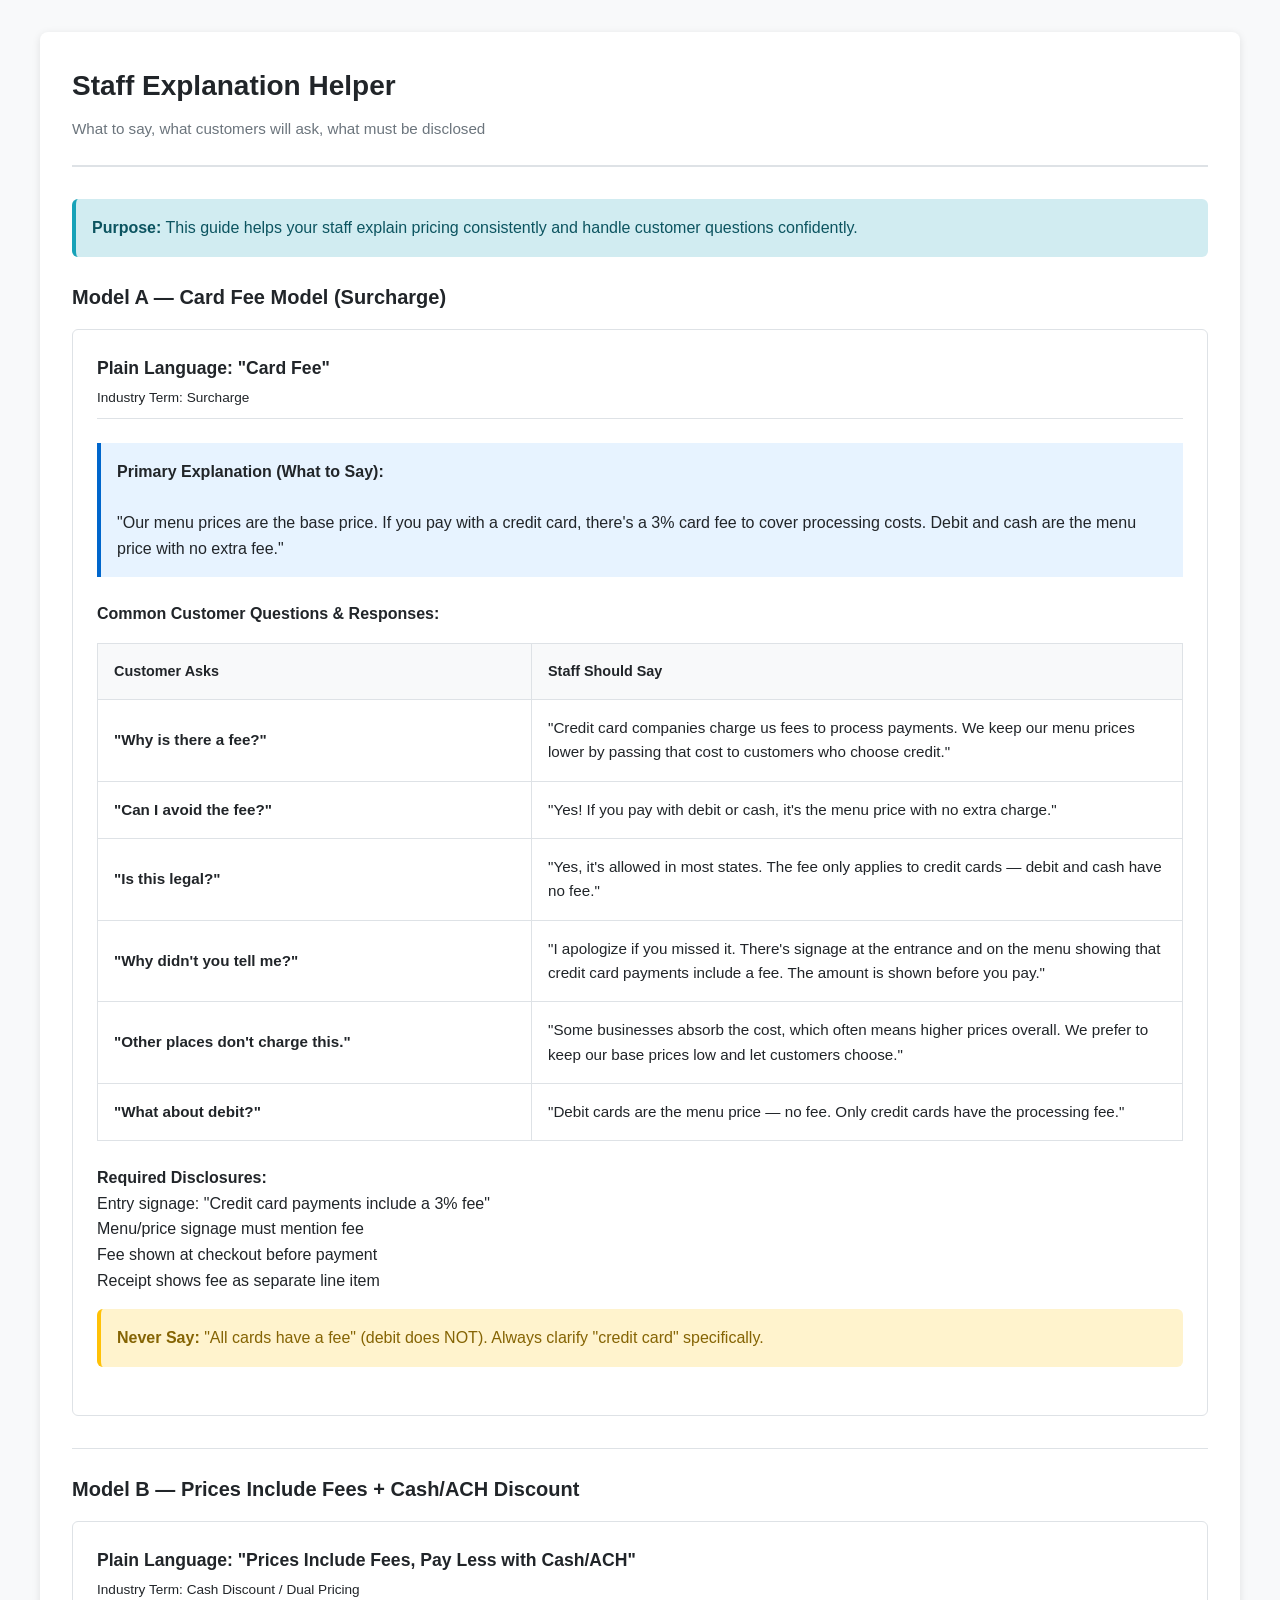
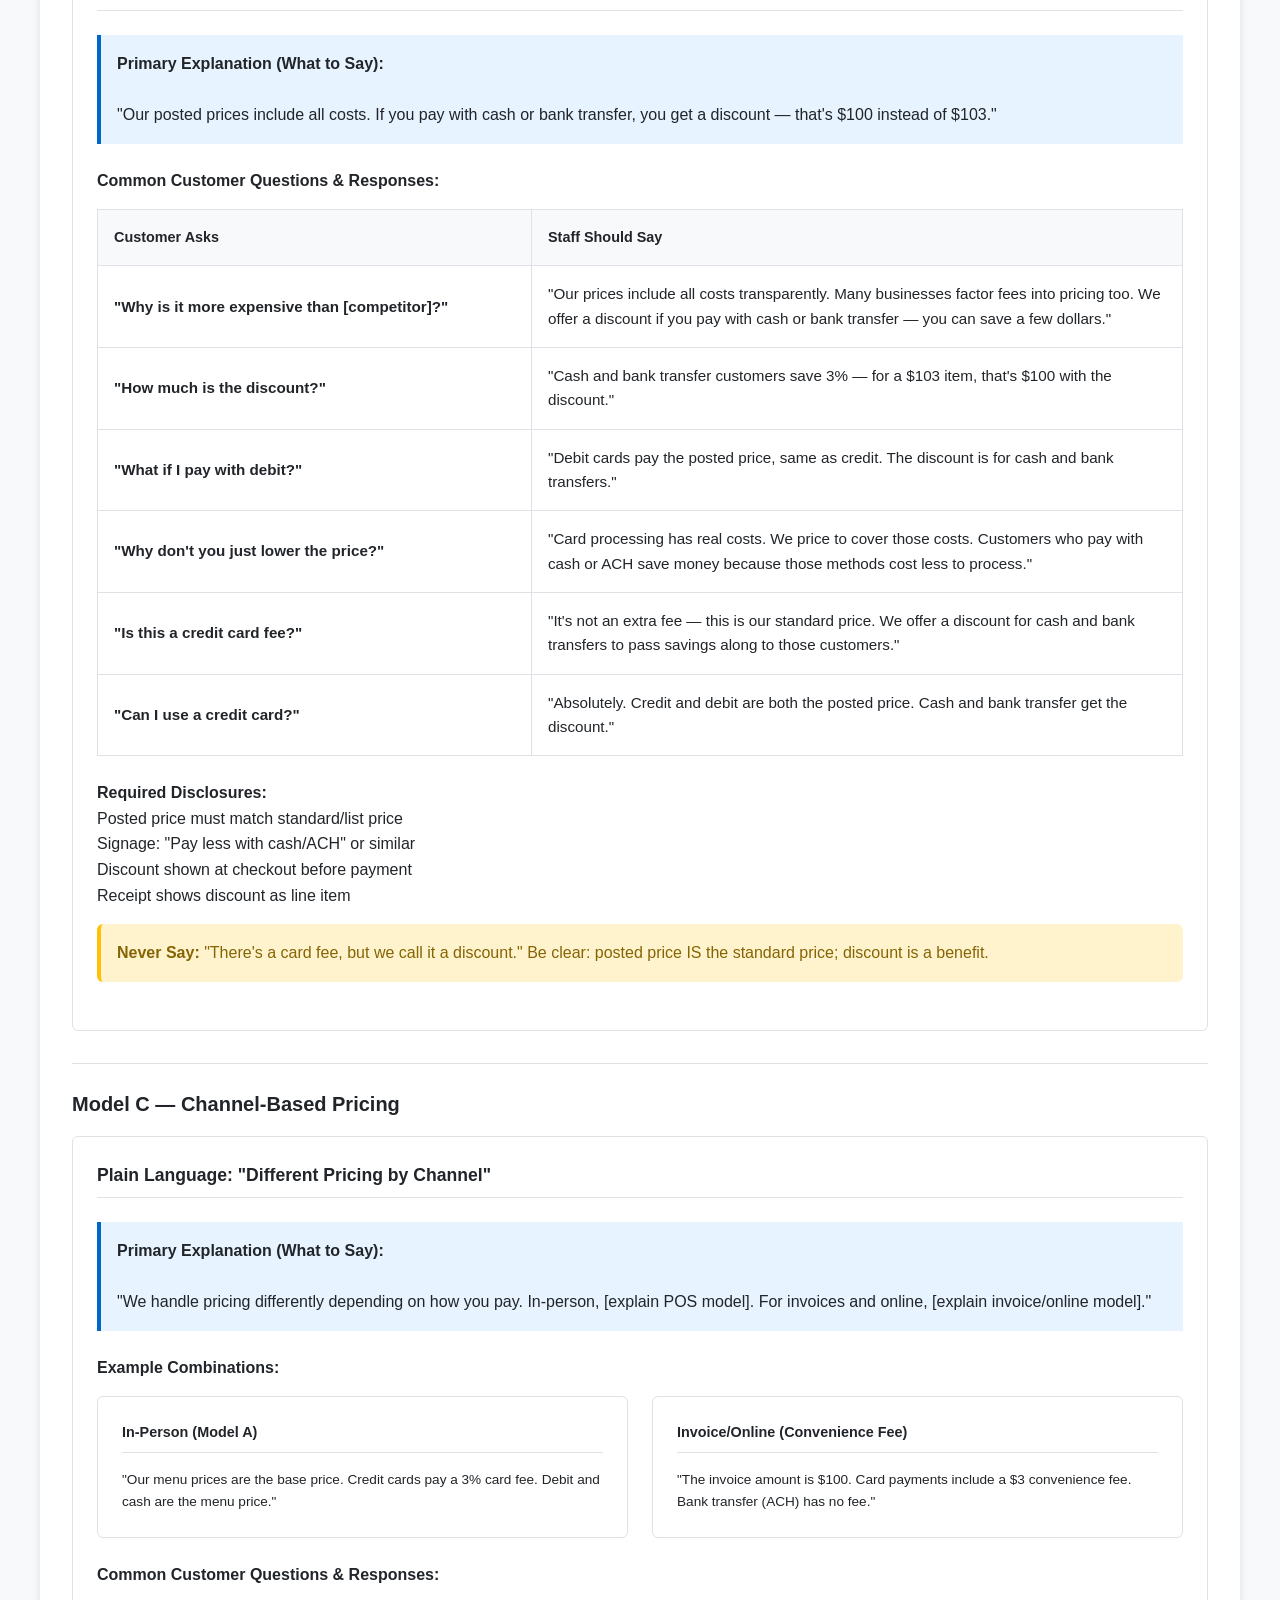
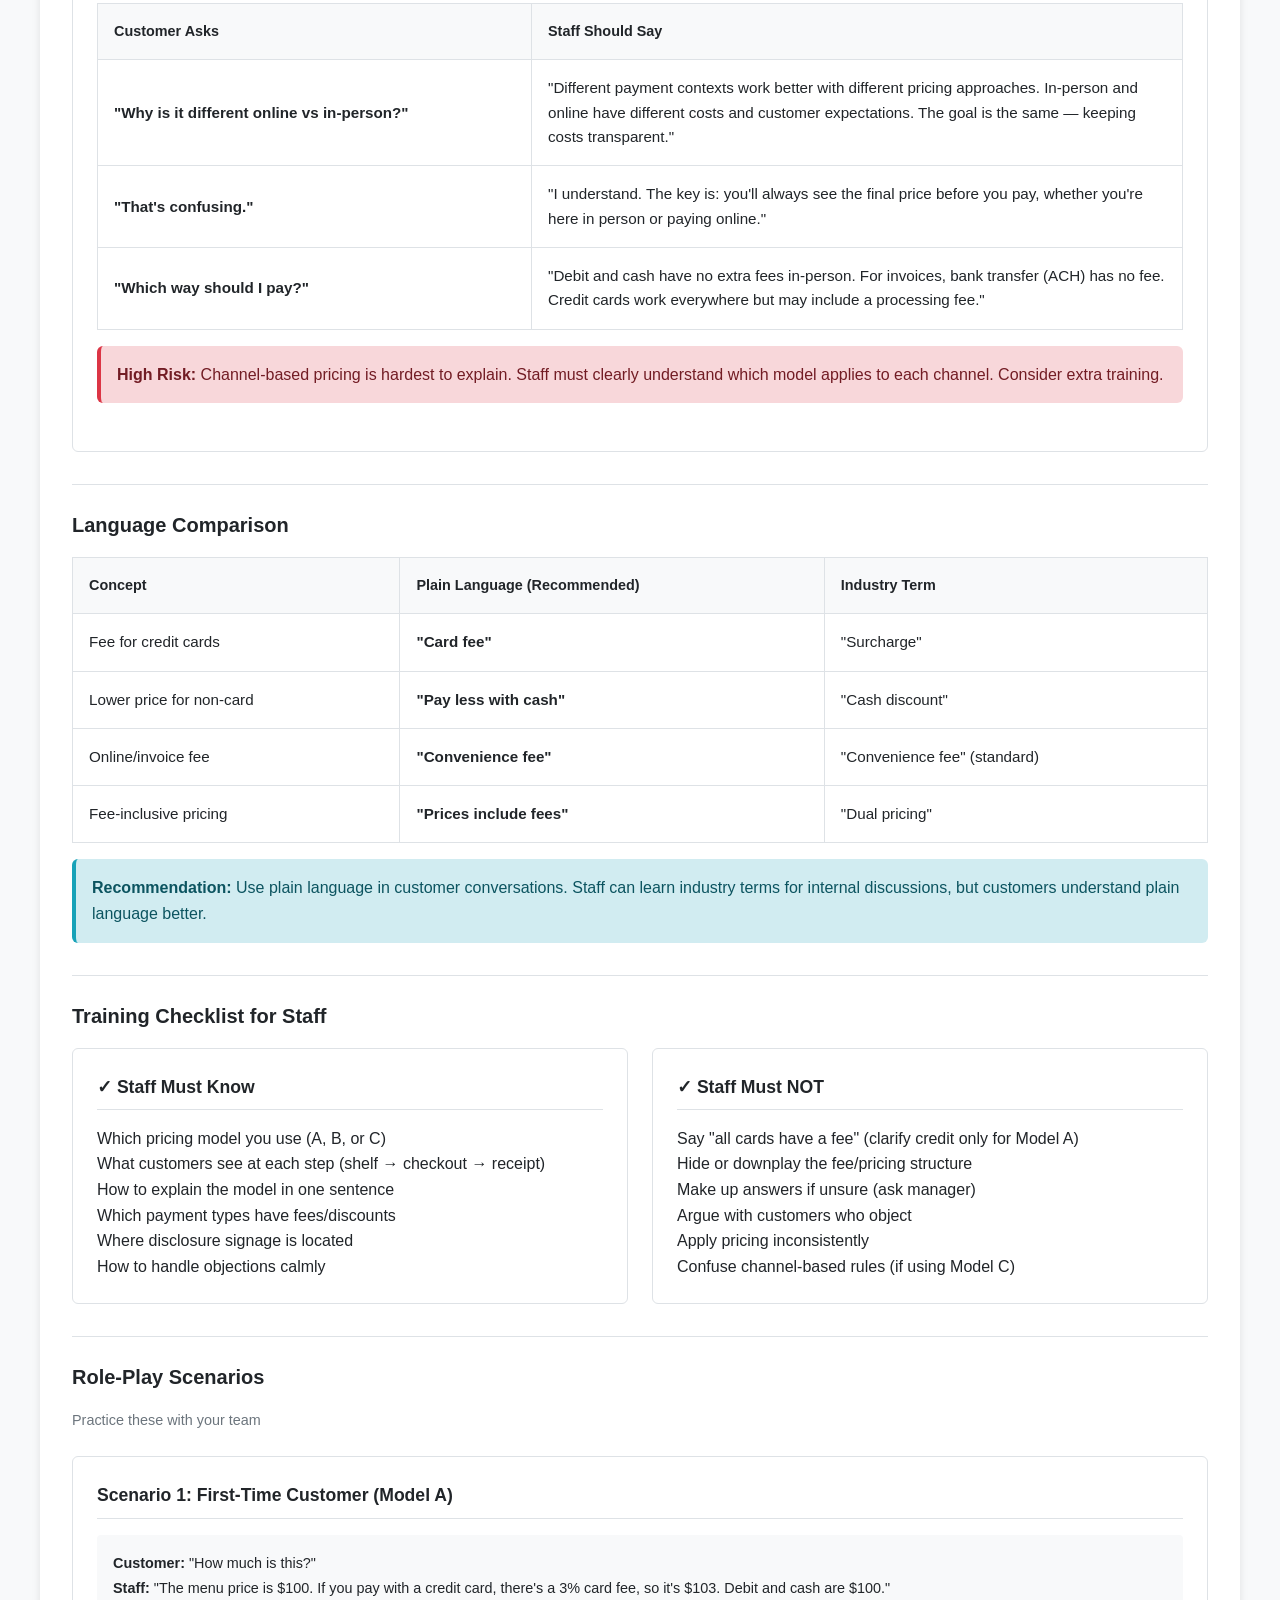
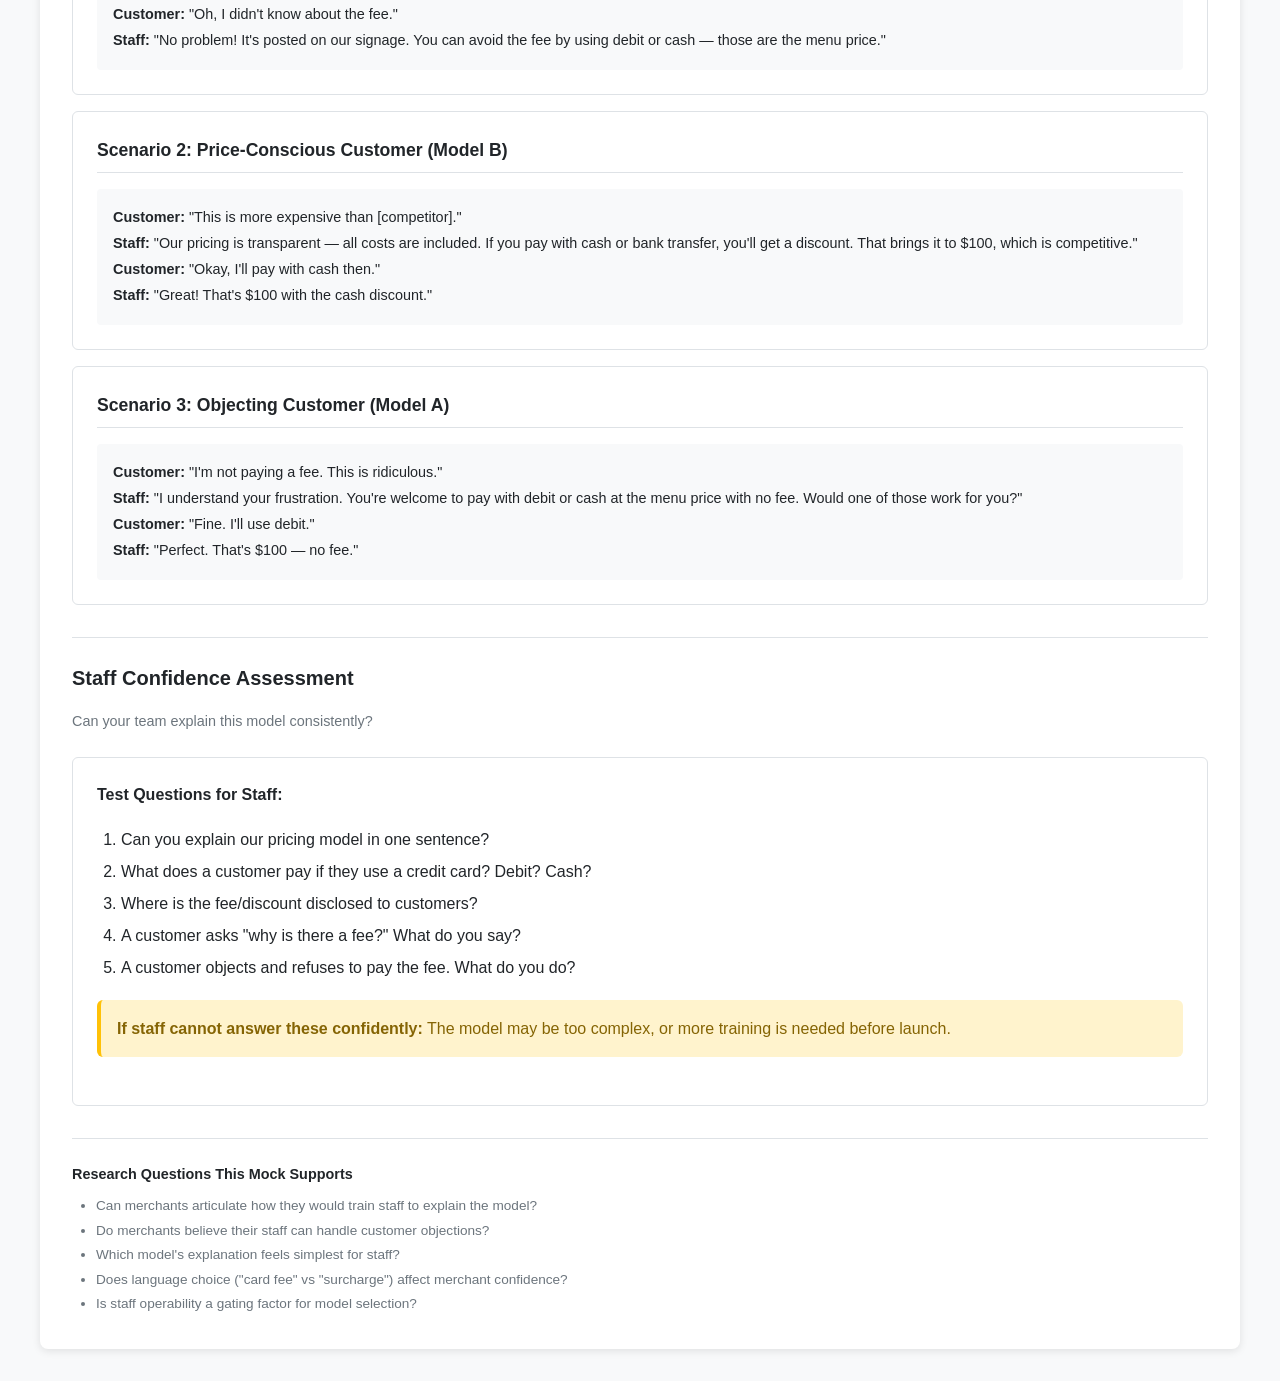
<file: mock_pack/mock_08_explanation_helper.html>
<!DOCTYPE html>
<html lang="en">
<head>
  <meta charset="UTF-8">
  <meta name="viewport" content="width=device-width, initial-scale=1.0">
  <title>Mock 08 — Explanation Helper</title>
  <link rel="stylesheet" href="styles.css">
</head>
<body>
  <div class="container">
    <div class="header">
      <h1>Staff Explanation Helper</h1>
      <div class="subtitle">What to say, what customers will ask, what must be disclosed</div>
    </div>

    <div class="alert alert-info">
      <strong>Purpose:</strong> This guide helps your staff explain pricing consistently and handle customer questions confidently.
    </div>

    <div class="section">
      <div class="section-title">Model A — Card Fee Model (Surcharge)</div>

      <div class="card">
        <div class="card-header">
          Plain Language: <strong>"Card Fee"</strong><br>
          <span style="font-weight: normal; font-size: 0.85rem;">Industry Term: Surcharge</span>
        </div>

        <div style="margin-top: 1.5rem;">
          <div style="background: #e7f3ff; padding: 1rem; border-left: 4px solid #0066cc; margin-bottom: 1rem;">
            <strong>Primary Explanation (What to Say):</strong><br><br>
            "Our menu prices are the base price. If you pay with a credit card, there's a 3% card fee to cover processing costs. Debit and cash are the menu price with no extra fee."
          </div>

          <div style="margin-top: 1.5rem;">
            <strong>Common Customer Questions & Responses:</strong>
          </div>

          <table class="comparison-table" style="margin-top: 1rem;">
            <thead>
              <tr>
                <th style="width: 40%;">Customer Asks</th>
                <th>Staff Should Say</th>
              </tr>
            </thead>
            <tbody>
              <tr>
                <td><strong>"Why is there a fee?"</strong></td>
                <td>"Credit card companies charge us fees to process payments. We keep our menu prices lower by passing that cost to customers who choose credit."</td>
              </tr>
              <tr>
                <td><strong>"Can I avoid the fee?"</strong></td>
                <td>"Yes! If you pay with debit or cash, it's the menu price with no extra charge."</td>
              </tr>
              <tr>
                <td><strong>"Is this legal?"</strong></td>
                <td>"Yes, it's allowed in most states. The fee only applies to credit cards — debit and cash have no fee."</td>
              </tr>
              <tr>
                <td><strong>"Why didn't you tell me?"</strong></td>
                <td>"I apologize if you missed it. There's signage at the entrance and on the menu showing that credit card payments include a fee. The amount is shown before you pay."</td>
              </tr>
              <tr>
                <td><strong>"Other places don't charge this."</strong></td>
                <td>"Some businesses absorb the cost, which often means higher prices overall. We prefer to keep our base prices low and let customers choose."</td>
              </tr>
              <tr>
                <td><strong>"What about debit?"</strong></td>
                <td>"Debit cards are the menu price — no fee. Only credit cards have the processing fee."</td>
              </tr>
            </tbody>
          </table>

          <div style="margin-top: 1.5rem;">
            <strong>Required Disclosures:</strong>
            <ul class="list">
              <li>Entry signage: "Credit card payments include a 3% fee"</li>
              <li>Menu/price signage must mention fee</li>
              <li>Fee shown at checkout before payment</li>
              <li>Receipt shows fee as separate line item</li>
            </ul>
          </div>

          <div class="alert alert-warning" style="margin-top: 1rem;">
            <strong>Never Say:</strong> "All cards have a fee" (debit does NOT). Always clarify "credit card" specifically.
          </div>
        </div>
      </div>
    </div>

    <div class="divider"></div>

    <div class="section">
      <div class="section-title">Model B — Prices Include Fees + Cash/ACH Discount</div>

      <div class="card">
        <div class="card-header">
          Plain Language: <strong>"Prices Include Fees, Pay Less with Cash/ACH"</strong><br>
          <span style="font-weight: normal; font-size: 0.85rem;">Industry Term: Cash Discount / Dual Pricing</span>
        </div>

        <div style="margin-top: 1.5rem;">
          <div style="background: #e7f3ff; padding: 1rem; border-left: 4px solid #0066cc; margin-bottom: 1rem;">
            <strong>Primary Explanation (What to Say):</strong><br><br>
            "Our posted prices include all costs. If you pay with cash or bank transfer, you get a discount — that's $100 instead of $103."
          </div>

          <div style="margin-top: 1.5rem;">
            <strong>Common Customer Questions & Responses:</strong>
          </div>

          <table class="comparison-table" style="margin-top: 1rem;">
            <thead>
              <tr>
                <th style="width: 40%;">Customer Asks</th>
                <th>Staff Should Say</th>
              </tr>
            </thead>
            <tbody>
              <tr>
                <td><strong>"Why is it more expensive than [competitor]?"</strong></td>
                <td>"Our prices include all costs transparently. Many businesses factor fees into pricing too. We offer a discount if you pay with cash or bank transfer — you can save a few dollars."</td>
              </tr>
              <tr>
                <td><strong>"How much is the discount?"</strong></td>
                <td>"Cash and bank transfer customers save 3% — for a $103 item, that's $100 with the discount."</td>
              </tr>
              <tr>
                <td><strong>"What if I pay with debit?"</strong></td>
                <td>"Debit cards pay the posted price, same as credit. The discount is for cash and bank transfers."</td>
              </tr>
              <tr>
                <td><strong>"Why don't you just lower the price?"</strong></td>
                <td>"Card processing has real costs. We price to cover those costs. Customers who pay with cash or ACH save money because those methods cost less to process."</td>
              </tr>
              <tr>
                <td><strong>"Is this a credit card fee?"</strong></td>
                <td>"It's not an extra fee — this is our standard price. We offer a discount for cash and bank transfers to pass savings along to those customers."</td>
              </tr>
              <tr>
                <td><strong>"Can I use a credit card?"</strong></td>
                <td>"Absolutely. Credit and debit are both the posted price. Cash and bank transfer get the discount."</td>
              </tr>
            </tbody>
          </table>

          <div style="margin-top: 1.5rem;">
            <strong>Required Disclosures:</strong>
            <ul class="list">
              <li>Posted price must match standard/list price</li>
              <li>Signage: "Pay less with cash/ACH" or similar</li>
              <li>Discount shown at checkout before payment</li>
              <li>Receipt shows discount as line item</li>
            </ul>
          </div>

          <div class="alert alert-warning" style="margin-top: 1rem;">
            <strong>Never Say:</strong> "There's a card fee, but we call it a discount." Be clear: posted price IS the standard price; discount is a benefit.
          </div>
        </div>
      </div>
    </div>

    <div class="divider"></div>

    <div class="section">
      <div class="section-title">Model C — Channel-Based Pricing</div>

      <div class="card">
        <div class="card-header">
          Plain Language: <strong>"Different Pricing by Channel"</strong>
        </div>

        <div style="margin-top: 1.5rem;">
          <div style="background: #e7f3ff; padding: 1rem; border-left: 4px solid #0066cc; margin-bottom: 1rem;">
            <strong>Primary Explanation (What to Say):</strong><br><br>
            "We handle pricing differently depending on how you pay. In-person, [explain POS model]. For invoices and online, [explain invoice/online model]."
          </div>

          <div style="margin-top: 1.5rem;">
            <strong>Example Combinations:</strong>
          </div>

          <div class="grid grid-2" style="margin-top: 1rem;">
            <div class="card">
              <div class="card-header" style="font-size: 0.9rem;">In-Person (Model A)</div>
              <div style="font-size: 0.85rem; margin-top: 0.5rem;">
                "Our menu prices are the base price. Credit cards pay a 3% card fee. Debit and cash are the menu price."
              </div>
            </div>

            <div class="card">
              <div class="card-header" style="font-size: 0.9rem;">Invoice/Online (Convenience Fee)</div>
              <div style="font-size: 0.85rem; margin-top: 0.5rem;">
                "The invoice amount is $100. Card payments include a $3 convenience fee. Bank transfer (ACH) has no fee."
              </div>
            </div>
          </div>

          <div style="margin-top: 1.5rem;">
            <strong>Common Customer Questions & Responses:</strong>
          </div>

          <table class="comparison-table" style="margin-top: 1rem;">
            <thead>
              <tr>
                <th style="width: 40%;">Customer Asks</th>
                <th>Staff Should Say</th>
              </tr>
            </thead>
            <tbody>
              <tr>
                <td><strong>"Why is it different online vs in-person?"</strong></td>
                <td>"Different payment contexts work better with different pricing approaches. In-person and online have different costs and customer expectations. The goal is the same — keeping costs transparent."</td>
              </tr>
              <tr>
                <td><strong>"That's confusing."</strong></td>
                <td>"I understand. The key is: you'll always see the final price before you pay, whether you're here in person or paying online."</td>
              </tr>
              <tr>
                <td><strong>"Which way should I pay?"</strong></td>
                <td>"Debit and cash have no extra fees in-person. For invoices, bank transfer (ACH) has no fee. Credit cards work everywhere but may include a processing fee."</td>
              </tr>
            </tbody>
          </table>

          <div class="alert alert-danger" style="margin-top: 1rem;">
            <strong>High Risk:</strong> Channel-based pricing is hardest to explain. Staff must clearly understand which model applies to each channel. Consider extra training.
          </div>
        </div>
      </div>
    </div>

    <div class="divider"></div>

    <div class="section">
      <div class="section-title">Language Comparison</div>

      <table class="comparison-table">
        <thead>
          <tr>
            <th>Concept</th>
            <th>Plain Language (Recommended)</th>
            <th>Industry Term</th>
          </tr>
        </thead>
        <tbody>
          <tr>
            <td>Fee for credit cards</td>
            <td><strong>"Card fee"</strong></td>
            <td>"Surcharge"</td>
          </tr>
          <tr>
            <td>Lower price for non-card</td>
            <td><strong>"Pay less with cash"</strong></td>
            <td>"Cash discount"</td>
          </tr>
          <tr>
            <td>Online/invoice fee</td>
            <td><strong>"Convenience fee"</strong></td>
            <td>"Convenience fee" (standard)</td>
          </tr>
          <tr>
            <td>Fee-inclusive pricing</td>
            <td><strong>"Prices include fees"</strong></td>
            <td>"Dual pricing"</td>
          </tr>
        </tbody>
      </table>

      <div class="alert alert-info" style="margin-top: 1rem;">
        <strong>Recommendation:</strong> Use plain language in customer conversations. Staff can learn industry terms for internal discussions, but customers understand plain language better.
      </div>
    </div>

    <div class="divider"></div>

    <div class="section">
      <div class="section-title">Training Checklist for Staff</div>

      <div class="grid grid-2">
        <div class="card">
          <div class="card-header">✓ Staff Must Know</div>
          <ul class="list list-check">
            <li>Which pricing model you use (A, B, or C)</li>
            <li>What customers see at each step (shelf → checkout → receipt)</li>
            <li>How to explain the model in one sentence</li>
            <li>Which payment types have fees/discounts</li>
            <li>Where disclosure signage is located</li>
            <li>How to handle objections calmly</li>
          </ul>
        </div>

        <div class="card">
          <div class="card-header">✓ Staff Must NOT</div>
          <ul class="list list-cross">
            <li>Say "all cards have a fee" (clarify credit only for Model A)</li>
            <li>Hide or downplay the fee/pricing structure</li>
            <li>Make up answers if unsure (ask manager)</li>
            <li>Argue with customers who object</li>
            <li>Apply pricing inconsistently</li>
            <li>Confuse channel-based rules (if using Model C)</li>
          </ul>
        </div>
      </div>
    </div>

    <div class="divider"></div>

    <div class="section">
      <div class="section-title">Role-Play Scenarios</div>
      <div class="section-subtitle">Practice these with your team</div>

      <div class="card" style="margin-bottom: 1rem;">
        <div class="card-header">Scenario 1: First-Time Customer (Model A)</div>
        <div style="font-size: 0.9rem; line-height: 1.8; background: #f8f9fa; padding: 1rem; margin-top: 1rem; border-radius: 4px;">
          <p><strong>Customer:</strong> "How much is this?"</p>
          <p><strong>Staff:</strong> "The menu price is $100. If you pay with a credit card, there's a 3% card fee, so it's $103. Debit and cash are $100."</p>
          <p><strong>Customer:</strong> "Oh, I didn't know about the fee."</p>
          <p><strong>Staff:</strong> "No problem! It's posted on our signage. You can avoid the fee by using debit or cash — those are the menu price."</p>
        </div>
      </div>

      <div class="card" style="margin-bottom: 1rem;">
        <div class="card-header">Scenario 2: Price-Conscious Customer (Model B)</div>
        <div style="font-size: 0.9rem; line-height: 1.8; background: #f8f9fa; padding: 1rem; margin-top: 1rem; border-radius: 4px;">
          <p><strong>Customer:</strong> "This is more expensive than [competitor]."</p>
          <p><strong>Staff:</strong> "Our pricing is transparent — all costs are included. If you pay with cash or bank transfer, you'll get a discount. That brings it to $100, which is competitive."</p>
          <p><strong>Customer:</strong> "Okay, I'll pay with cash then."</p>
          <p><strong>Staff:</strong> "Great! That's $100 with the cash discount."</p>
        </div>
      </div>

      <div class="card">
        <div class="card-header">Scenario 3: Objecting Customer (Model A)</div>
        <div style="font-size: 0.9rem; line-height: 1.8; background: #f8f9fa; padding: 1rem; margin-top: 1rem; border-radius: 4px;">
          <p><strong>Customer:</strong> "I'm not paying a fee. This is ridiculous."</p>
          <p><strong>Staff:</strong> "I understand your frustration. You're welcome to pay with debit or cash at the menu price with no fee. Would one of those work for you?"</p>
          <p><strong>Customer:</strong> "Fine. I'll use debit."</p>
          <p><strong>Staff:</strong> "Perfect. That's $100 — no fee."</p>
        </div>
      </div>
    </div>

    <div class="divider"></div>

    <div class="section">
      <div class="section-title">Staff Confidence Assessment</div>
      <div class="section-subtitle">Can your team explain this model consistently?</div>

      <div class="card">
        <strong>Test Questions for Staff:</strong>
        <ol style="margin-left: 1.5rem; margin-top: 1rem; line-height: 2;">
          <li>Can you explain our pricing model in one sentence?</li>
          <li>What does a customer pay if they use a credit card? Debit? Cash?</li>
          <li>Where is the fee/discount disclosed to customers?</li>
          <li>A customer asks "why is there a fee?" What do you say?</li>
          <li>A customer objects and refuses to pay the fee. What do you do?</li>
        </ol>

        <div class="alert alert-warning" style="margin-top: 1rem;">
          <strong>If staff cannot answer these confidently:</strong> The model may be too complex, or more training is needed before launch.
        </div>
      </div>
    </div>

    <div class="footer">
      <div class="footer-title">Research Questions This Mock Supports</div>
      <div class="footer-content">
        <ul>
          <li>Can merchants articulate how they would train staff to explain the model?</li>
          <li>Do merchants believe their staff can handle customer objections?</li>
          <li>Which model's explanation feels simplest for staff?</li>
          <li>Does language choice ("card fee" vs "surcharge") affect merchant confidence?</li>
          <li>Is staff operability a gating factor for model selection?</li>
        </ul>
      </div>
    </div>
  </div>
</body>
</html>
</file>
<file: mock_pack/styles.css>
/* Zero Fees Mock Pack — Shared Styles */

:root {
  --color-bg: #ffffff;
  --color-bg-alt: #f8f9fa;
  --color-border: #dee2e6;
  --color-text: #212529;
  --color-text-muted: #6c757d;
  --color-primary: #0066cc;
  --color-success: #28a745;
  --color-warning: #ffc107;
  --color-danger: #dc3545;
  --color-info: #17a2b8;

  --spacing-xs: 0.25rem;
  --spacing-sm: 0.5rem;
  --spacing-md: 1rem;
  --spacing-lg: 1.5rem;
  --spacing-xl: 2rem;

  --font-sans: -apple-system, BlinkMacSystemFont, "Segoe UI", Roboto, "Helvetica Neue", Arial, sans-serif;
  --font-mono: "SF Mono", Monaco, "Cascadia Code", "Roboto Mono", Consolas, monospace;
}

* {
  box-sizing: border-box;
  margin: 0;
  padding: 0;
}

body {
  font-family: var(--font-sans);
  font-size: 16px;
  line-height: 1.6;
  color: var(--color-text);
  background: var(--color-bg-alt);
  padding: var(--spacing-xl);
}

.container {
  max-width: 1200px;
  margin: 0 auto;
  background: var(--color-bg);
  border-radius: 8px;
  box-shadow: 0 2px 8px rgba(0, 0, 0, 0.1);
  padding: var(--spacing-xl);
}

.header {
  border-bottom: 2px solid var(--color-border);
  padding-bottom: var(--spacing-lg);
  margin-bottom: var(--spacing-xl);
}

.header h1 {
  font-size: 1.75rem;
  font-weight: 600;
  margin-bottom: var(--spacing-sm);
  color: var(--color-text);
}

.header .subtitle {
  font-size: 0.95rem;
  color: var(--color-text-muted);
}

.section {
  margin-bottom: var(--spacing-xl);
}

.section-title {
  font-size: 1.25rem;
  font-weight: 600;
  margin-bottom: var(--spacing-md);
  color: var(--color-text);
}

.section-subtitle {
  font-size: 0.9rem;
  color: var(--color-text-muted);
  margin-bottom: var(--spacing-lg);
}

.grid {
  display: grid;
  gap: var(--spacing-lg);
}

.grid-2 {
  grid-template-columns: repeat(auto-fit, minmax(300px, 1fr));
}

.grid-3 {
  grid-template-columns: repeat(auto-fit, minmax(250px, 1fr));
}

.card {
  background: var(--color-bg);
  border: 1px solid var(--color-border);
  border-radius: 6px;
  padding: var(--spacing-lg);
}

.card-header {
  font-weight: 600;
  font-size: 1.1rem;
  margin-bottom: var(--spacing-md);
  padding-bottom: var(--spacing-sm);
  border-bottom: 1px solid var(--color-border);
}

.card-label {
  font-size: 0.85rem;
  font-weight: 600;
  text-transform: uppercase;
  letter-spacing: 0.5px;
  color: var(--color-text-muted);
  margin-bottom: var(--spacing-xs);
}

.card-value {
  font-size: 1.5rem;
  font-weight: 700;
  color: var(--color-text);
}

.card-note {
  font-size: 0.85rem;
  color: var(--color-text-muted);
  margin-top: var(--spacing-sm);
}

.comparison-table {
  width: 100%;
  border-collapse: collapse;
  margin-top: var(--spacing-md);
}

.comparison-table th,
.comparison-table td {
  padding: var(--spacing-md);
  text-align: left;
  border: 1px solid var(--color-border);
}

.comparison-table th {
  background: var(--color-bg-alt);
  font-weight: 600;
  font-size: 0.9rem;
}

.comparison-table td {
  font-size: 0.95rem;
}

.comparison-table .price {
  font-weight: 700;
  font-size: 1.1rem;
}

.comparison-table .model-name {
  font-weight: 600;
  color: var(--color-primary);
}

.badge {
  display: inline-block;
  padding: var(--spacing-xs) var(--spacing-sm);
  border-radius: 4px;
  font-size: 0.8rem;
  font-weight: 600;
  text-transform: uppercase;
  letter-spacing: 0.5px;
}

.badge-success {
  background: #d4edda;
  color: #155724;
}

.badge-warning {
  background: #fff3cd;
  color: #856404;
}

.badge-danger {
  background: #f8d7da;
  color: #721c24;
}

.badge-info {
  background: #d1ecf1;
  color: #0c5460;
}

.badge-neutral {
  background: var(--color-bg-alt);
  color: var(--color-text-muted);
}

.alert {
  padding: var(--spacing-md);
  border-radius: 6px;
  margin-bottom: var(--spacing-lg);
  border-left: 4px solid;
}

.alert-warning {
  background: #fff3cd;
  border-color: #ffc107;
  color: #856404;
}

.alert-info {
  background: #d1ecf1;
  border-color: #17a2b8;
  color: #0c5460;
}

.alert-danger {
  background: #f8d7da;
  border-color: #dc3545;
  color: #721c24;
}

.list {
  list-style: none;
  padding: 0;
}

.list-item {
  padding: var(--spacing-sm) 0;
  display: flex;
  align-items: flex-start;
  gap: var(--spacing-sm);
}

.list-item::before {
  content: "•";
  color: var(--color-primary);
  font-weight: bold;
  font-size: 1.2rem;
  line-height: 1.6;
}

.list-check .list-item::before {
  content: "✓";
  color: var(--color-success);
}

.list-cross .list-item::before {
  content: "✗";
  color: var(--color-danger);
}

.label-row {
  display: flex;
  justify-content: space-between;
  align-items: baseline;
  margin-bottom: var(--spacing-sm);
}

.label-primary {
  font-weight: 600;
  font-size: 1rem;
}

.label-secondary {
  font-size: 0.85rem;
  color: var(--color-text-muted);
}

.divider {
  height: 1px;
  background: var(--color-border);
  margin: var(--spacing-lg) 0;
}

.footer {
  margin-top: var(--spacing-xl);
  padding-top: var(--spacing-lg);
  border-top: 1px solid var(--color-border);
}

.footer-title {
  font-weight: 600;
  font-size: 0.9rem;
  margin-bottom: var(--spacing-sm);
  color: var(--color-text);
}

.footer-content {
  font-size: 0.85rem;
  color: var(--color-text-muted);
  line-height: 1.8;
}

.footer-content ul {
  margin-left: var(--spacing-lg);
  margin-top: var(--spacing-sm);
}

.price-display {
  font-size: 2rem;
  font-weight: 700;
  color: var(--color-text);
  margin: var(--spacing-md) 0;
}

.price-display-small {
  font-size: 1.25rem;
  font-weight: 600;
}

.price-breakdown {
  font-size: 0.9rem;
  color: var(--color-text-muted);
  margin-top: var(--spacing-xs);
}

.highlight {
  background: #fffbea;
  padding: var(--spacing-sm);
  border-radius: 4px;
  border-left: 3px solid var(--color-warning);
}

.matrix {
  display: grid;
  gap: var(--spacing-md);
}

.matrix-row {
  display: grid;
  grid-template-columns: 150px 1fr;
  gap: var(--spacing-md);
  align-items: start;
}

.matrix-label {
  font-weight: 600;
  padding-top: var(--spacing-sm);
}

.matrix-options {
  display: flex;
  gap: var(--spacing-sm);
  flex-wrap: wrap;
}

.option-card {
  flex: 1;
  min-width: 200px;
  padding: var(--spacing-md);
  border: 2px solid var(--color-border);
  border-radius: 6px;
  cursor: pointer;
  transition: all 0.2s;
}

.option-card:hover {
  border-color: var(--color-primary);
  background: var(--color-bg-alt);
}

.option-card.selected {
  border-color: var(--color-primary);
  background: #e7f3ff;
}

.option-card-title {
  font-weight: 600;
  margin-bottom: var(--spacing-xs);
}

.option-card-description {
  font-size: 0.85rem;
  color: var(--color-text-muted);
}

.stat-grid {
  display: grid;
  grid-template-columns: repeat(auto-fit, minmax(200px, 1fr));
  gap: var(--spacing-lg);
  margin-top: var(--spacing-lg);
}

.stat-card {
  text-align: center;
  padding: var(--spacing-lg);
  background: var(--color-bg-alt);
  border-radius: 6px;
}

.stat-value {
  font-size: 2rem;
  font-weight: 700;
  color: var(--color-primary);
  display: block;
}

.stat-label {
  font-size: 0.85rem;
  color: var(--color-text-muted);
  margin-top: var(--spacing-xs);
}

.flow-step {
  display: flex;
  gap: var(--spacing-lg);
  margin-bottom: var(--spacing-xl);
}

.flow-step-number {
  flex-shrink: 0;
  width: 40px;
  height: 40px;
  border-radius: 50%;
  background: var(--color-primary);
  color: white;
  display: flex;
  align-items: center;
  justify-content: center;
  font-weight: 700;
}

.flow-step-content {
  flex: 1;
}

.flow-step-title {
  font-weight: 600;
  margin-bottom: var(--spacing-sm);
}

.flow-step-description {
  font-size: 0.9rem;
  color: var(--color-text-muted);
}

@media (max-width: 768px) {
  body {
    padding: var(--spacing-md);
  }

  .container {
    padding: var(--spacing-lg);
  }

  .grid-2,
  .grid-3 {
    grid-template-columns: 1fr;
  }

  .matrix-row {
    grid-template-columns: 1fr;
  }

  .price-display {
    font-size: 1.5rem;
  }
}
</file>
